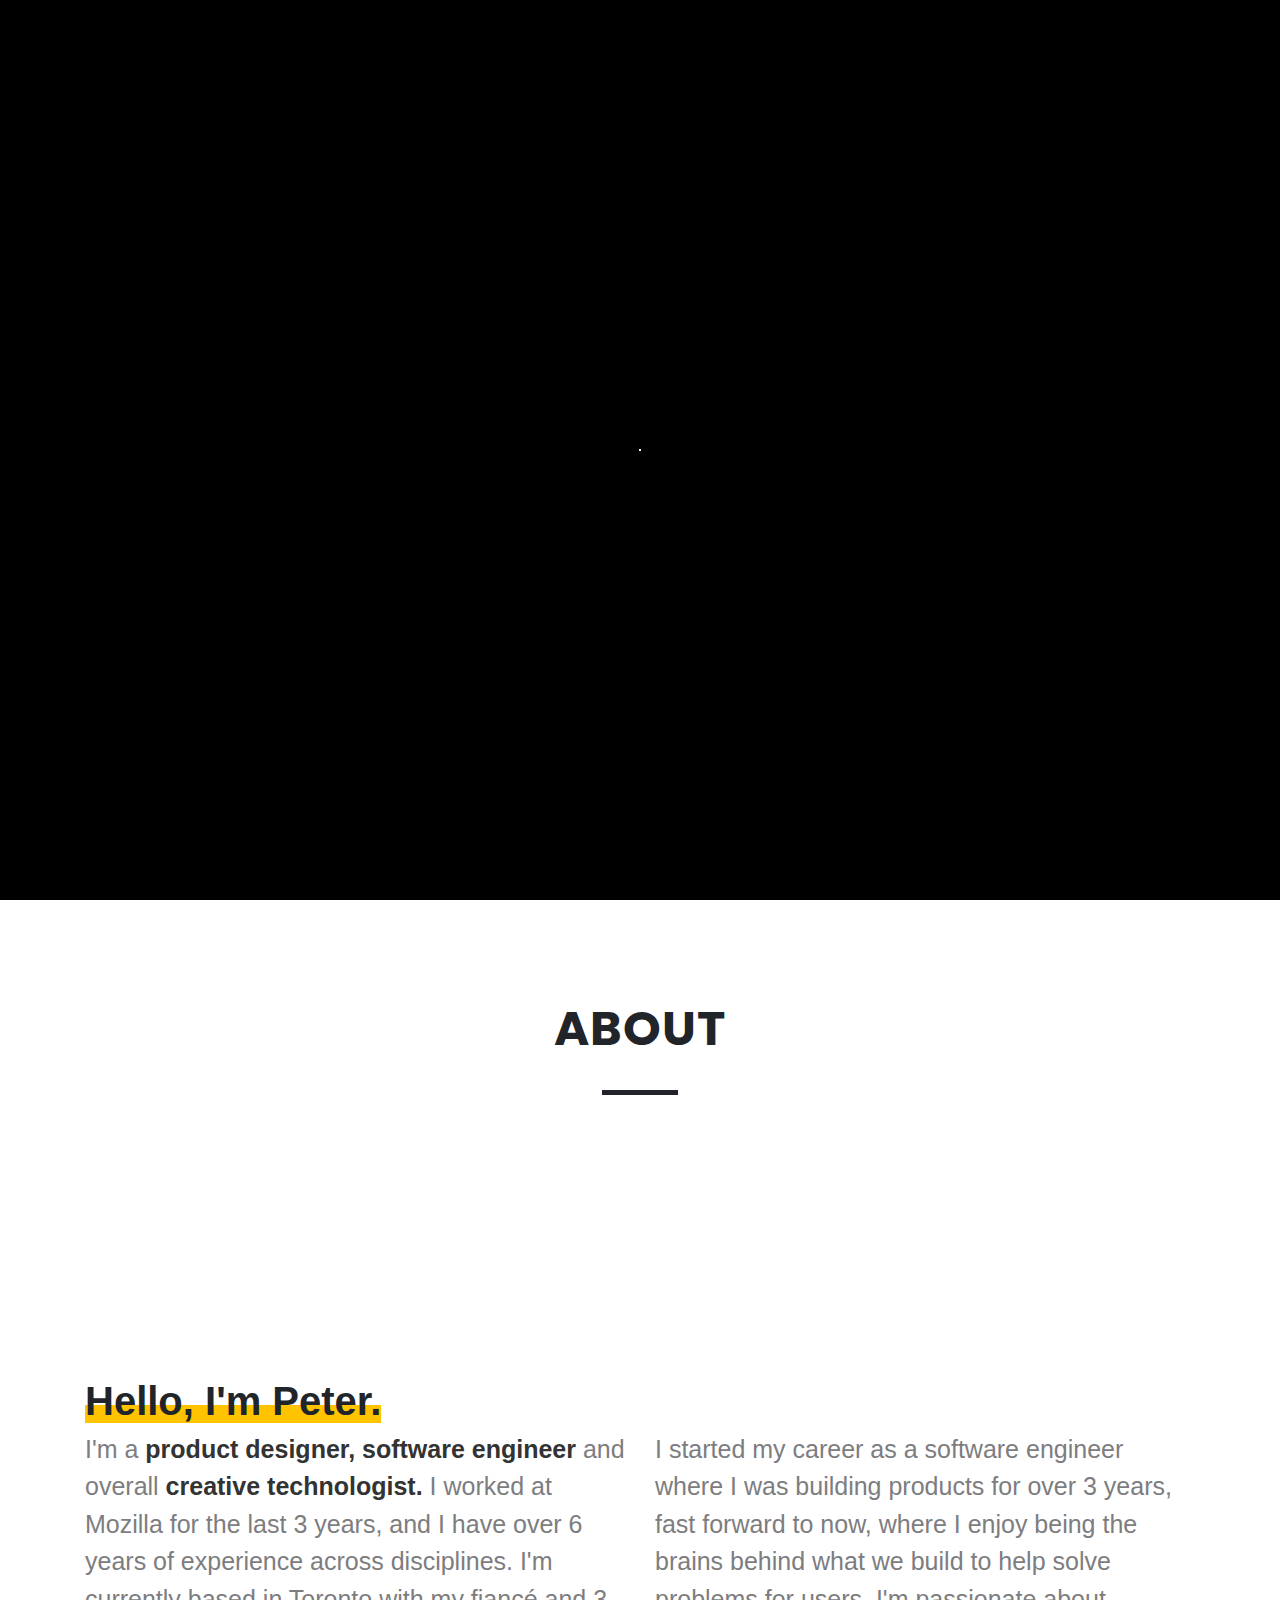
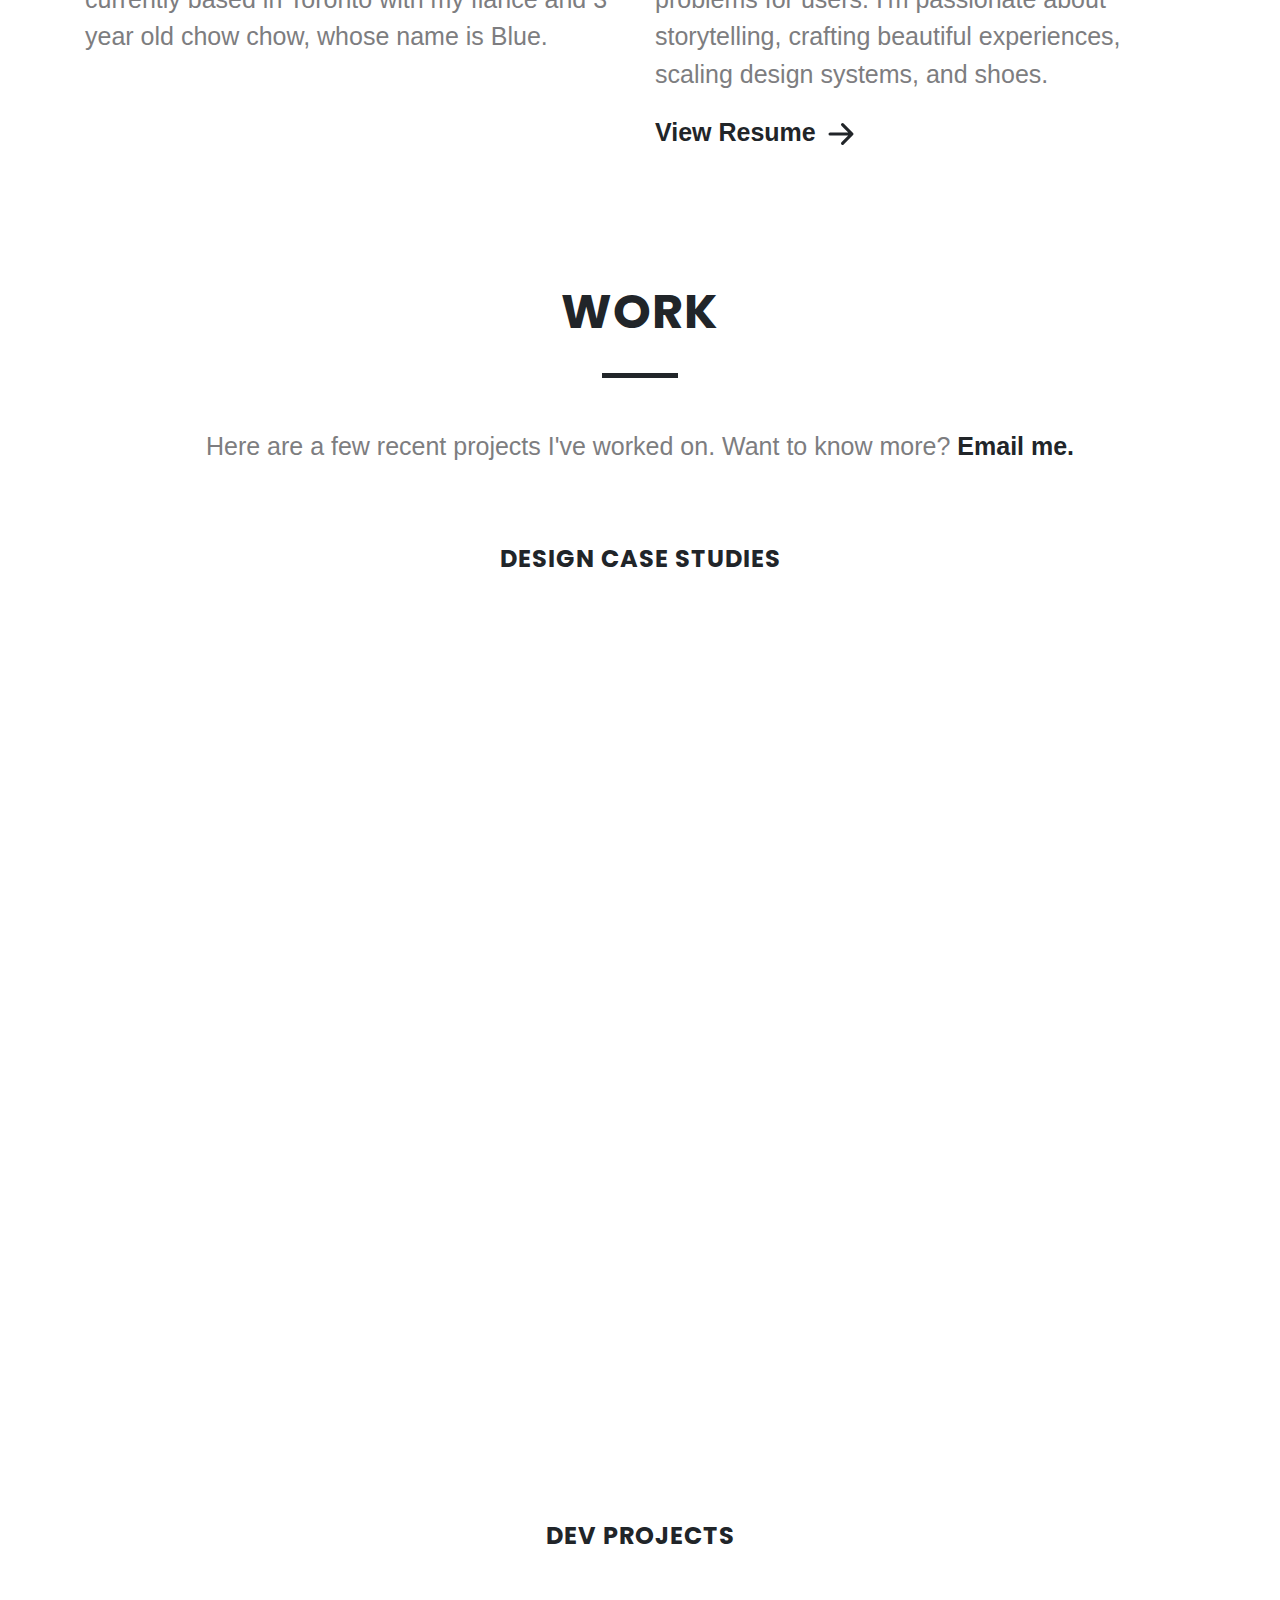
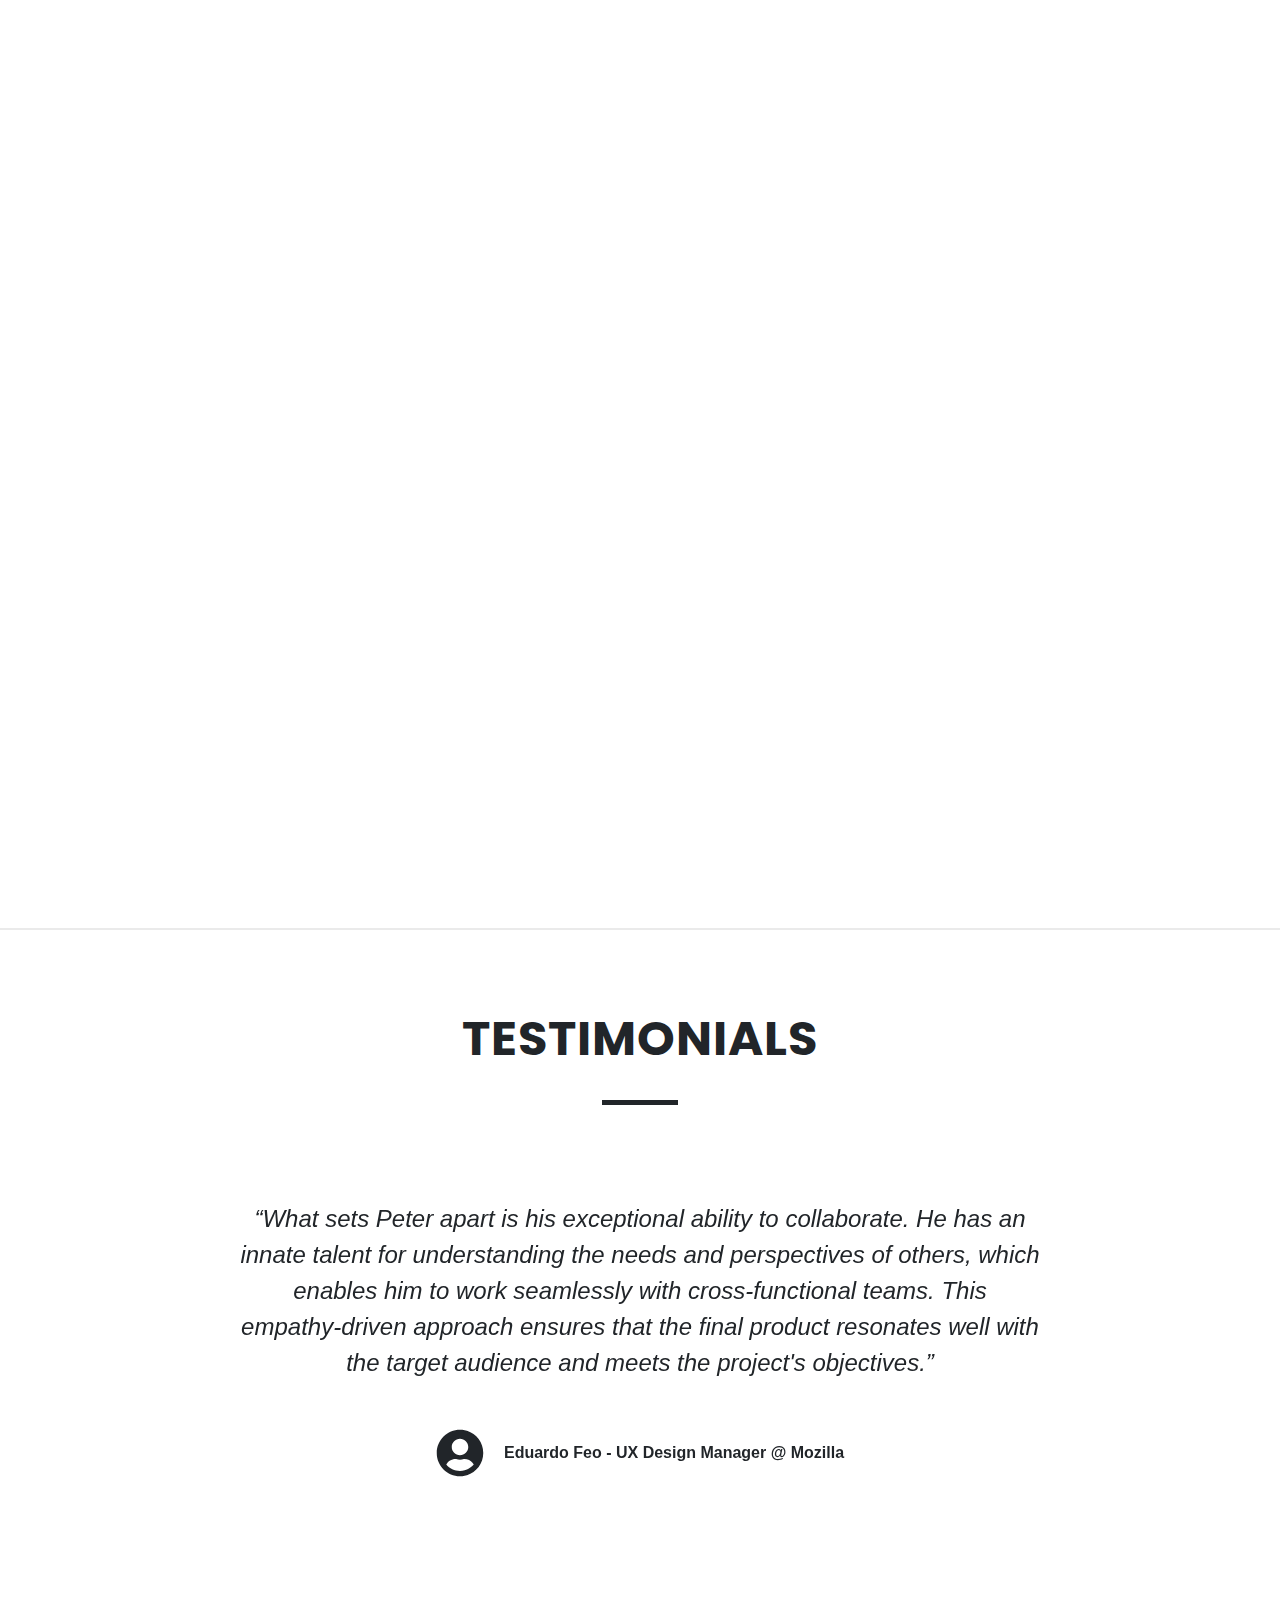
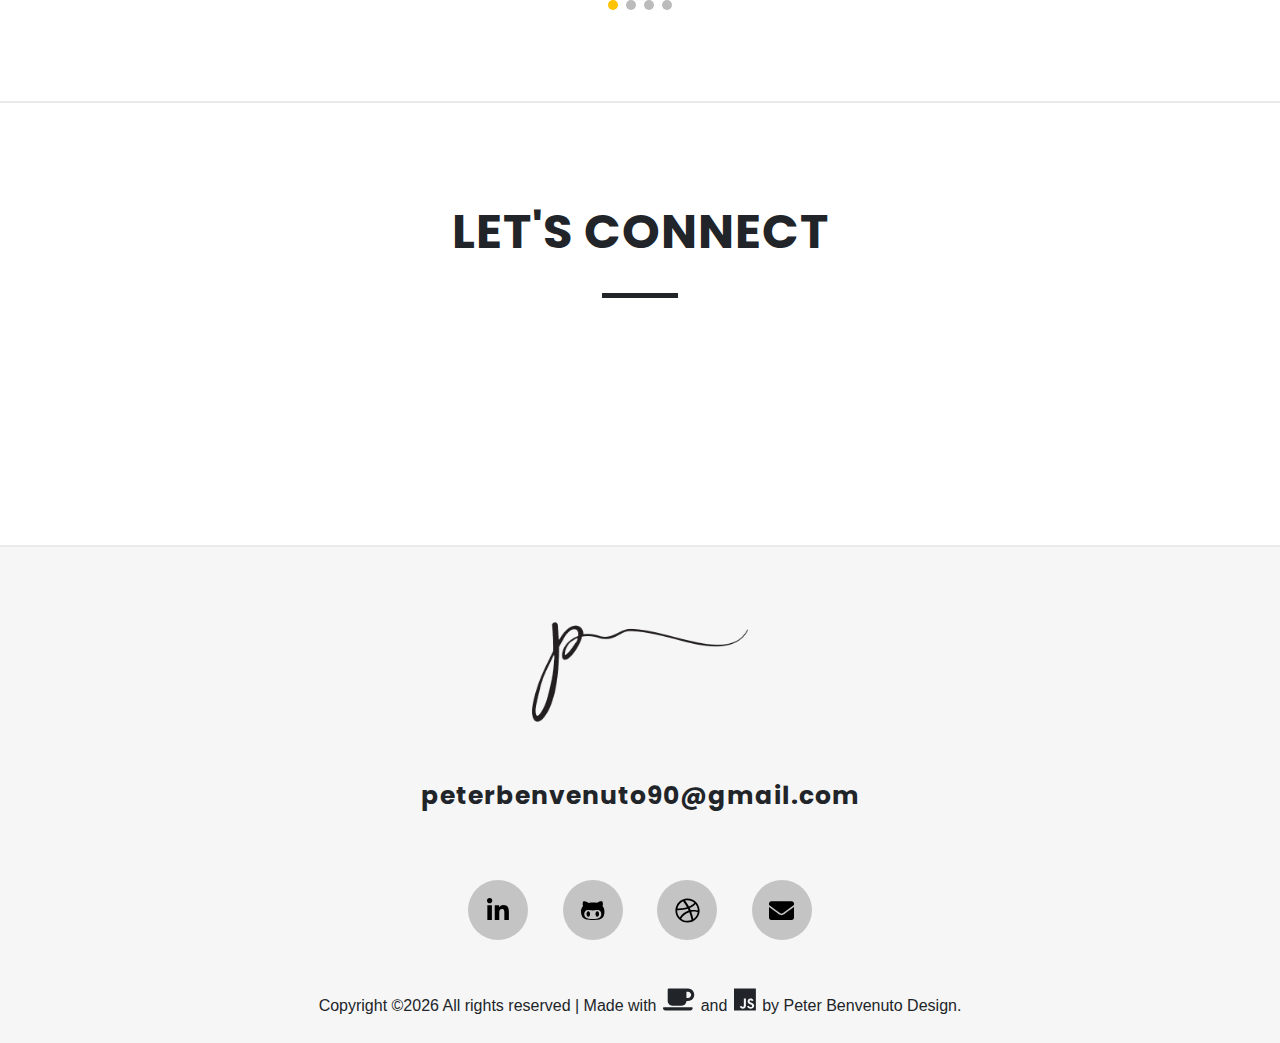
<file: index.html>
<!DOCTYPE html>
<html lang="en">
	<head>
		<meta charset="UTF-8" />
		<meta name="viewport" content="width=device-width, initial-scale=1.0" />
		<title>Peter Benvenuto</title>
		<link rel="shortcut icon" type="image/png" href="/assets/images/icon-logo.png">
		<link rel="stylesheet" type="text/css" href="/assets/css/index.css" />
		<link rel="stylesheet" type="text/css" href="/assets/css/normalize.css" />
		<link rel="stylesheet" href="/assets/css/animate.min.css" />
		<link rel="stylesheet" href="/assets/css/bootstrap.min.css" />
		<link rel="stylesheet" href="/assets/css/aos.css" />
		<link rel="stylesheet" href="/assets/css/slick.css" />
		<link rel="stylesheet" href="/assets/css/owl.carousel.min.css" />
		<link rel="stylesheet" href="/assets/css/jquery.fancybox.min.css">
		<link href="https://fonts.googleapis.com/css?family=Poppins:300,400,700,900" rel="stylesheet">
		<link href="/assets/css/all.min.css">
	</head>
	<body>

		<div class="site-wrap">
			<header>
				<div
					class="wow fadeInRight"
					data-wow-duration="1s"
					data-wow-delay="2s"
					id="menu"
				>
					<div id="menu-bar" onclick="menuOnClick()">
						<div id="bar1" class="bar"></div>
						<div id="bar2" class="bar"></div>
						<div id="bar3" class="bar"></div>
					</div>
					<nav class="nav" id="nav">
						<ul id="menu-items" class="hidden">
							<li><a class="is-active" href="#main">HOME</a></li>
							<li><a href="#about-section">ABOUT</a></li>
							<li><a href="#work-section">WORK</a></li>
							<li><a href="#testimonials-section">TESTIMONIALS</a></li>
							<li><a href="#contact-section">CONTACT</a></li>
							<li>
								<div class="switch">
									<span class="btn-toggle"></span>
								</div>
							</li>
						</ul>
					</nav>
				</div>

				<div class="menu-bg" id="menu-bg"></div>
				<div class="flex" id="main">
				</div>
				<img
					class="wow fadeInLeft me2"
					data-wow-duration="1s"
					data-wow-delay="2s"
					src="./assets/images/Peter3-min.png"
					alt="portrait"
				/>
			</header>

			<section id="about-section" class="about">
				<h2 class="section-title upper">About</h2>
				<p class="underline">.</p>
				<span class="underline"></span>

				<div class="container">
					<div class="flexbox">
						<div class="icons" data-aos-duration="1000" data-aos-offset="100" data-aos="zoom-in">
							<img src="/assets/images/product-design.svg" alt="design icon" />
							<p class="icon-text">Product Design</p>
						</div>
						<div class="icons" data-aos-duration="1000" data-aos-offset="200" data-aos="zoom-in">
							<img src="/assets/images/user-experience.svg" alt="ux icon" />
							<p class="icon-text">UI Design</p>
						</div>
						<div class="icons" data-aos-duration="1000" data-aos-offset="300" data-aos="zoom-in">
							<img src="/assets/images/prototyping.svg" alt="proto icon" />
							<p class="icon-text">Prototyping</p>
						</div>
						<div class="icons" data-aos-duration="1000" data-aos-offset="400" data-aos="zoom-in">
							<img src="/assets/images/development.svg" alt="dev icon" />
							<p class="icon-text">Development</p>
						</div>
					</div>
				</div>

				<a href="#main" id="scroll" style="display: none;"><span></span></a>

				<div class="container">
					<div class="row">
						<div class="col-lg-6 col-md-12">
							<p class="intro-text"><span class="diff-text">Hello, I'm Peter.</span></br> I'm a <span class="bold">product designer, software engineer</span> and overall <span class="bold">creative technologist.</span> I worked at Mozilla for the last 3 years, and I have over 6 years of experience across disciplines. I'm currently based
								in Toronto with my fiancé and 3 year old chow chow, whose name is Blue.</p>
						</div> 
						<div class="col-lg-6 col-md-12">
								<p class="intro-text2">I started my career as a software engineer where I was building products for over 3 years, fast forward to now, where I enjoy being the brains behind what we build to help solve problems for users. I'm passionate about storytelling, crafting beautiful experiences, scaling design systems, and shoes. 
								</p>

								<a class="text-btn" href="/assets/images/Peter_Benvenuto-Resume.pdf" target="_blank">View Resume<svg width="2em" height="2em" viewBox="0 0 16 16" class="bi bi-arrow-right-short" fill="currentColor" xmlns="http://www.w3.org/2000/svg">
									<path fill-rule="evenodd" d="M4 8a.5.5 0 0 1 .5-.5h5.793L8.146 5.354a.5.5 0 1 1 .708-.708l3 3a.5.5 0 0 1 0 .708l-3 3a.5.5 0 0 1-.708-.708L10.293 8.5H4.5A.5.5 0 0 1 4 8z"/>
									</svg>
								</a>
							<br/><br/>
						</div>
					</div>
				</div>
			</section>

			<section id="work-section" class="work">
				<h2 class="section-title upper">Work</h2>
				<p class="underline">.</p>
				<p class="sub-header">Here are a few recent projects I've worked on. Want to know more? <a class="text-btn" href="mailto:peterbenvenuto90@gmail.com" target="_top">Email me.</a></p>
				
				<div>
					<h4 class="work-sub">DESIGN CASE STUDIES</h4>
				</div>
				<div class="container">
					<div class="row">

						<div class="col-lg-6 col-md-6 col-sm-12" data-aos="fade-right" data-aos-offset="100">
							<div class="boxy">
								<img src="/assets/images/moz-teaser-2-min.png">
								<div class="box-content">
									<h3 class="name">Mozilla VPN</h3>
									<span class="post">Case Study: Improving the Conversion Funnel</span>
									<div class="grid-container">				
										<div class="grid-child">
										<a href="mozilla-conversion-funnel.html" class="solidReveal"><span>Learn More </span></a>
										</div>
									</div>		
								</div>
							</div>
						</div>

						<div class="col-lg-6 col-md-6 col-sm-12" data-aos="fade-left" data-aos-offset="100">
							<div class="boxy">
								<img src="/assets/images/moz-teaser-1-min.png">
								<div class="box-content">
									<h3 class="name">Mozilla VPN</h3>
									<span class="post">Case Study: Making Server Selection Easy</span>
									<div class="grid-container">				
										<div class="grid-child">
										<a href="mozilla-server-selection.html" class="solidReveal"><span>Learn More </span></a>
										</div>
									</div>		
								</div>
							</div>
						</div>
						
					</div>

					<div class="row">
						<div class="col-lg-6 col-md-6 col-sm-12" data-aos="fade-right" data-aos-offset="100">
							<div class="boxy">
								<img src="/assets/images/moz-teaser-3-min.png">
								<div class="box-content">
									<h3 class="name">Mozilla</h3>
									<span class="post">Case Study: Nebula Design System</span>
									<div class="grid-container">				
										<div class="grid-child">
										<a href="nebula.html" class="solidReveal"><span>Learn More </span></a>
										</div>
									</div>		
								</div>
							</div>
						</div>
					</div>

				</div>

				<div>
					<h4 class="work-sub upper">Dev Projects</h4>
				</div>
				<div class="container">
					<div class="row">
						<div class="col-lg-6 col-md-6 col-sm-12" data-aos="fade-right" data-aos-offset="100">
							<div class="boxy">
								<img src="/assets/images/apart-mockup.png" alt="mockup">
								<div class="box-content">
									<h3 class="name">Apart Inc.</h3>
									<span class="post">Designed and developed a content marketing website for a client</span>
									<div class="grid-container">									
										<div class="grid-child">
										<a href="https://apart.netlify.app/" target="_blank" class="solidReveal"><span>Live Site </span></a>
										</div>
									</div>
								</div>
							</div>
						</div>
						<div class="col-lg-6 col-md-6 col-sm-12" data-aos="fade-left" data-aos-offset="100">
							<div class="boxy">
								<img src="/assets/images/sweet-demesa.png" alt="mockup">
								<div class="box-content">
									<h3 class="name">Sweet De Mesa</h3>
									<span class="post">Designed and developed a small business website for a client</span>
									<div class="grid-container">				
										<div class="grid-child">
										<a href="https://www.sweetdemesa.com/" target="_blank" class="solidReveal"><span>Live Site </span></a>
										</div>
									</div>								
								</div>
							</div>
						</div>
						<div class="col-lg-6 col-md-6 col-sm-12" data-aos="fade-right" data-aos-offset="200">
							<div class="boxy">
								<img src="/assets/images/joey-portfolio-min.png" alt="mockup">
								<div class="box-content">
									<h3 class="name">Portfolio Site</h3>
									<span class="post">Designed and developed a portfolio website for a client</span>
									<div class="grid-container">				
										<div class="grid-child">
										<a href="https://joseppbenvenuto.netlify.app/" target="_blank" class="solidReveal"><span>Live Site </span></a>
										</div>
									</div>								
								</div>
							</div>
						</div>
					</div>
				</div>

			</section>

			<section id="testimonials-section" class="testimonials" class="parallax-window" data-parallax="scroll" data-image-src="assets/images/marble.png">
				<h2 class="section-title upper">Testimonials</h2>
				<p class="underline">.</p>
				<div class="container">
				<div class="slide-one-item home-slider owl-carousel">
					<div>
						<div class="testimonial">
						
						<blockquote class="mb-5">
							<p>&ldquo;What sets Peter apart is his exceptional ability to collaborate. He has an innate talent for understanding the needs and perspectives of others, which enables him to work seamlessly with cross-functional teams. This empathy-driven approach ensures that the final product resonates well with the target audience and meets the project's objectives.&rdquo;</p>
						</blockquote>
			
						<figure class="mb-4 d-flex align-items-center justify-content-center">
							<div>
								<i class="fas fa-user-circle"></i>
							</div>
							<p class="person">Eduardo Feo - UX Design Manager @ Mozilla</p>
						</figure>
						</div>
					</div>
					<div>
						<div class="testimonial">
			
						<blockquote class="mb-5">
							<p>&ldquo;Peter initiated and led development of Nebula, a style guide that started with the VPN client and grew to include other major Mozilla products. Our team is highly distributed and this style guide accelerated front-end engineering by consolidating design assets and documentation into a single place.&rdquo;</p>
						</blockquote>
						<figure class="mb-4 d-flex align-items-center justify-content-center">
							<div>
								<i class="fas fa-user-circle"></i>
							</div>
							<p class="person">Lesley Norton - Tech Lead @ Mozilla</p>
						</figure>
						
						</div>
					</div>
			
					<div>
						<div class="testimonial">
			
						<blockquote class="mb-5">
							<p>&ldquo;I can speak first hand to Peter's talent and his positive contributions to any organization he is part of. He is a highly skilled designer helping simplify the complex for customers in easy to use and intuitive designs.&rdquo;</p>
						</blockquote>
						<figure class="mb-4 d-flex align-items-center justify-content-center">
							<div>
								<i class="fas fa-user-circle"></i>
							</div>
							<p class="person">Sally Richardson - Director of PM @ Mozilla</p>
						</figure>
			
						
						</div>
					</div>
			
					<div>
						<div class="testimonial">
			
						<blockquote class="mb-5">
							<p>&ldquo;I had the privilege to work with and manage Peter for three years. Peter is a full stack powerhouse designer and extremely collaborative leader. Peter consistently demonstrated strong initiative and accountability for anything he touched. He is an expert at strategic problem-solving and user-centered systems thinking. He always grounded conversations with user data and insights and has a deep passion for inclusion and accessibility in all of his work.&rdquo;</p>
						</blockquote>
						<figure class="mb-4 d-flex align-items-center justify-content-center">
							<div>
								<i class="fas fa-user-circle"></i>
							</div>
							<p class="person">Diana Horn - UX Design Manager @ Mozilla</p>
						</figure>
			
						</div>
					</div>
			
					</div>
				
			</section>

			<section id="contact-section" class="contact">
				<h2 class="section-title upper">Let's Connect</h2>
				<p class="underline">.</p>

				<div class="wow fadeInUp" data-wow-duration="1s">
					<a data-fancybox data-src="#hidden-content-2" href="javascript:;" class="modal-btn">Say Hello
						<i class="fas fa-envelope-open-text"></i>
					</a>
				</div>
				
				<div style="display: none;" id="hidden-content-2">
					<div class="container">
						<div class="row">
							<div class="col-md-12 col-md-offset-2 m-auto">
								<h2 class="form-title">Contact Me</h2>
								<div class="contact-form">
									<form name="contact" method="POST" data-netlify="true">
										<div class="form-row">
										<div class="form-group col-md-6">
											<label for="name">Name</label>
											<input type="name" name="name" class="form-control" id="name" required>
										</div>
										<div class="form-group col-md-6">
											<label for="email">Email</label>
											<input type="email" name="email" class="form-control" id="email" required>
										</div>
										</div>
										<div class="form-group">
										<label for="inputAddress">Subject</label>
										<input type="subject" name="subject" class="form-control" id="subject" placeholder="" required>
										</div>
										<div class="form-group">
											<label for="message">Message</label>
											<textarea class="form-control" name="message" id="message" rows="10" placeholder="Say hi..." required></textarea>
										</div>
										<button class="form-btn" type="submit">
											<svg version="1.1" class="send-icn" xmlns="http://www.w3.org/2000/svg" xmlns:xlink="http://www.w3.org/1999/xlink" x="0px" y="0px" width="100px" height="36px" viewBox="0 0 100 36" enable-background="new 0 0 100 36" xml:space="preserve">
											<path d="M100,0L100,0 M23.8,7.1L100,0L40.9,36l-4.7-7.5L22,34.8l-4-11L0,30.5L16.4,8.7l5.4,15L23,7L23.8,7.1z M16.8,20.4l-1.5-4.3
										l-5.1,6.7L16.8,20.4z M34.4,25.4l-8.1-13.1L25,29.6L34.4,25.4z M35.2,13.2l8.1,13.1L70,9.9L35.2,13.2z" />
											</svg>
										</button>
									</form>
								</div>
							</div>
						</div>
					</div>
				</div>
			</section>

			<footer id="footer-section" class="footer">
				<img class="logo" src="/assets/images/p-logo.png" alt="logo"> </br>
				
				<a class="text-btn foot" href="mailto:peterbenvenuto90@gmail.com" target="_top">peterbenvenuto90@gmail.com</a>
				  <div class="wrap">
					<a href="https://www.linkedin.com/in/peter-benvenuto/" target="_blank" class="hover-fx"><i class="fab fa-linkedin-in"></i></a>
					<a href="https://github.com/PeterBen90" target="_blank" class="hover-fx"><i class="fab fa-github-alt"></i></a>
					<a href="https://dribbble.com/PeterBen90" target="_blank" class="hover-fx"><i class="fab fa-dribbble"></i></a>
					<a href="mailto:peterbenvenuto90@gmail.com" target="_top" class="hover-fx"><i class="fas fa-envelope"></i></a>
				  </div>

				  <div class="copyright">
					Copyright &copy;<script>document.write(new Date().getFullYear());</script> All rights reserved | Made with <i class="fas fa-coffee"></i> and <i class="fab fa-js"></i> by Peter Benvenuto Design.
				  </div>
				  
			</footer>
		</div>
	
	  

		<script src="/assets/js/jquery-1.12.4.min.js"></script>
		<script src="/assets/js/bootstrap.min.js"></script>
		<script src="/assets/js/wow.min.js"></script>
		<script src="/assets/js/aos.js"></script>
		<script src="/assets/js/slick.min.js"></script>
		<script src="/assets/js/owl.carousel.min.js"></script>
		<script src="/assets/js/parallax.min.js"></script>
		<script src="/assets/js/jquery.fancybox.min.js"></script>
		<script src="/assets/js/all.min.js"></script>

		<script type="text/javascript" src="./assets/js/index.js"></script>
		<script>
			new WOW().init();
		</script>
	</body>
</html>
</file>
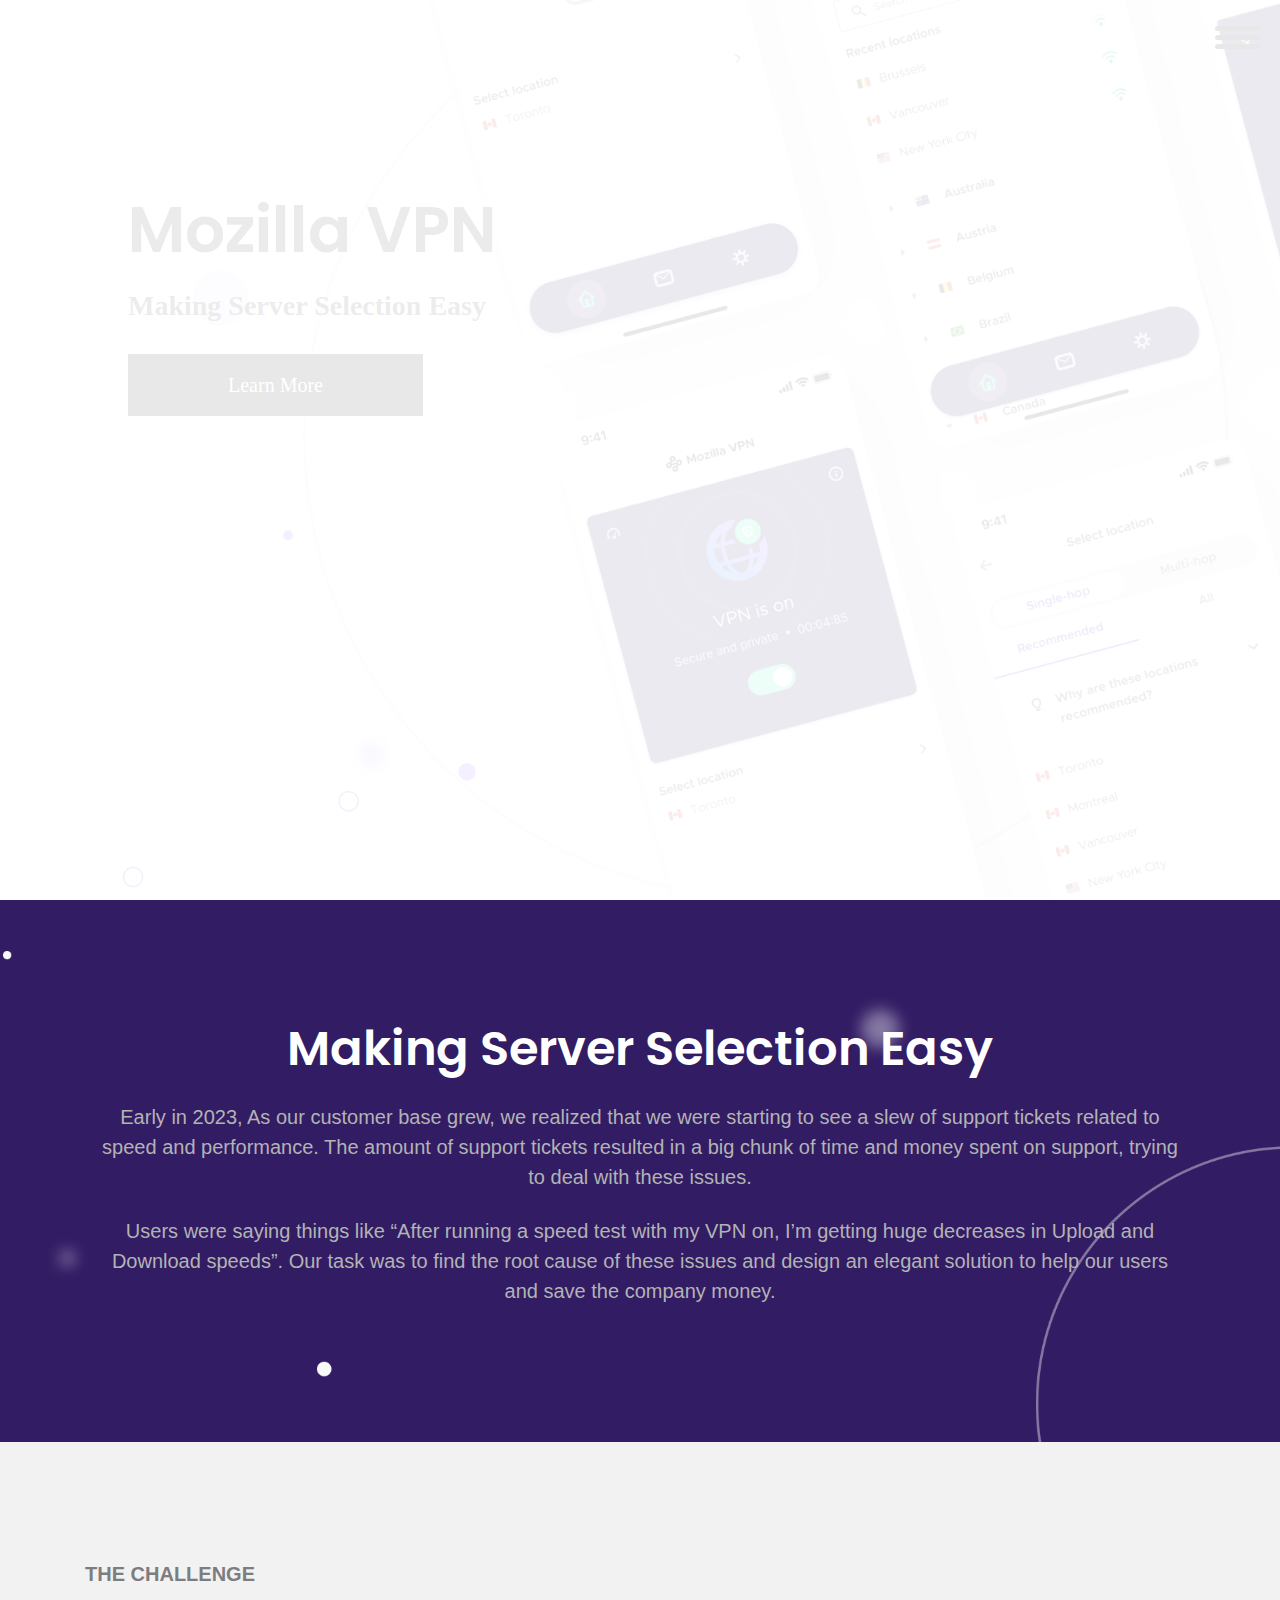
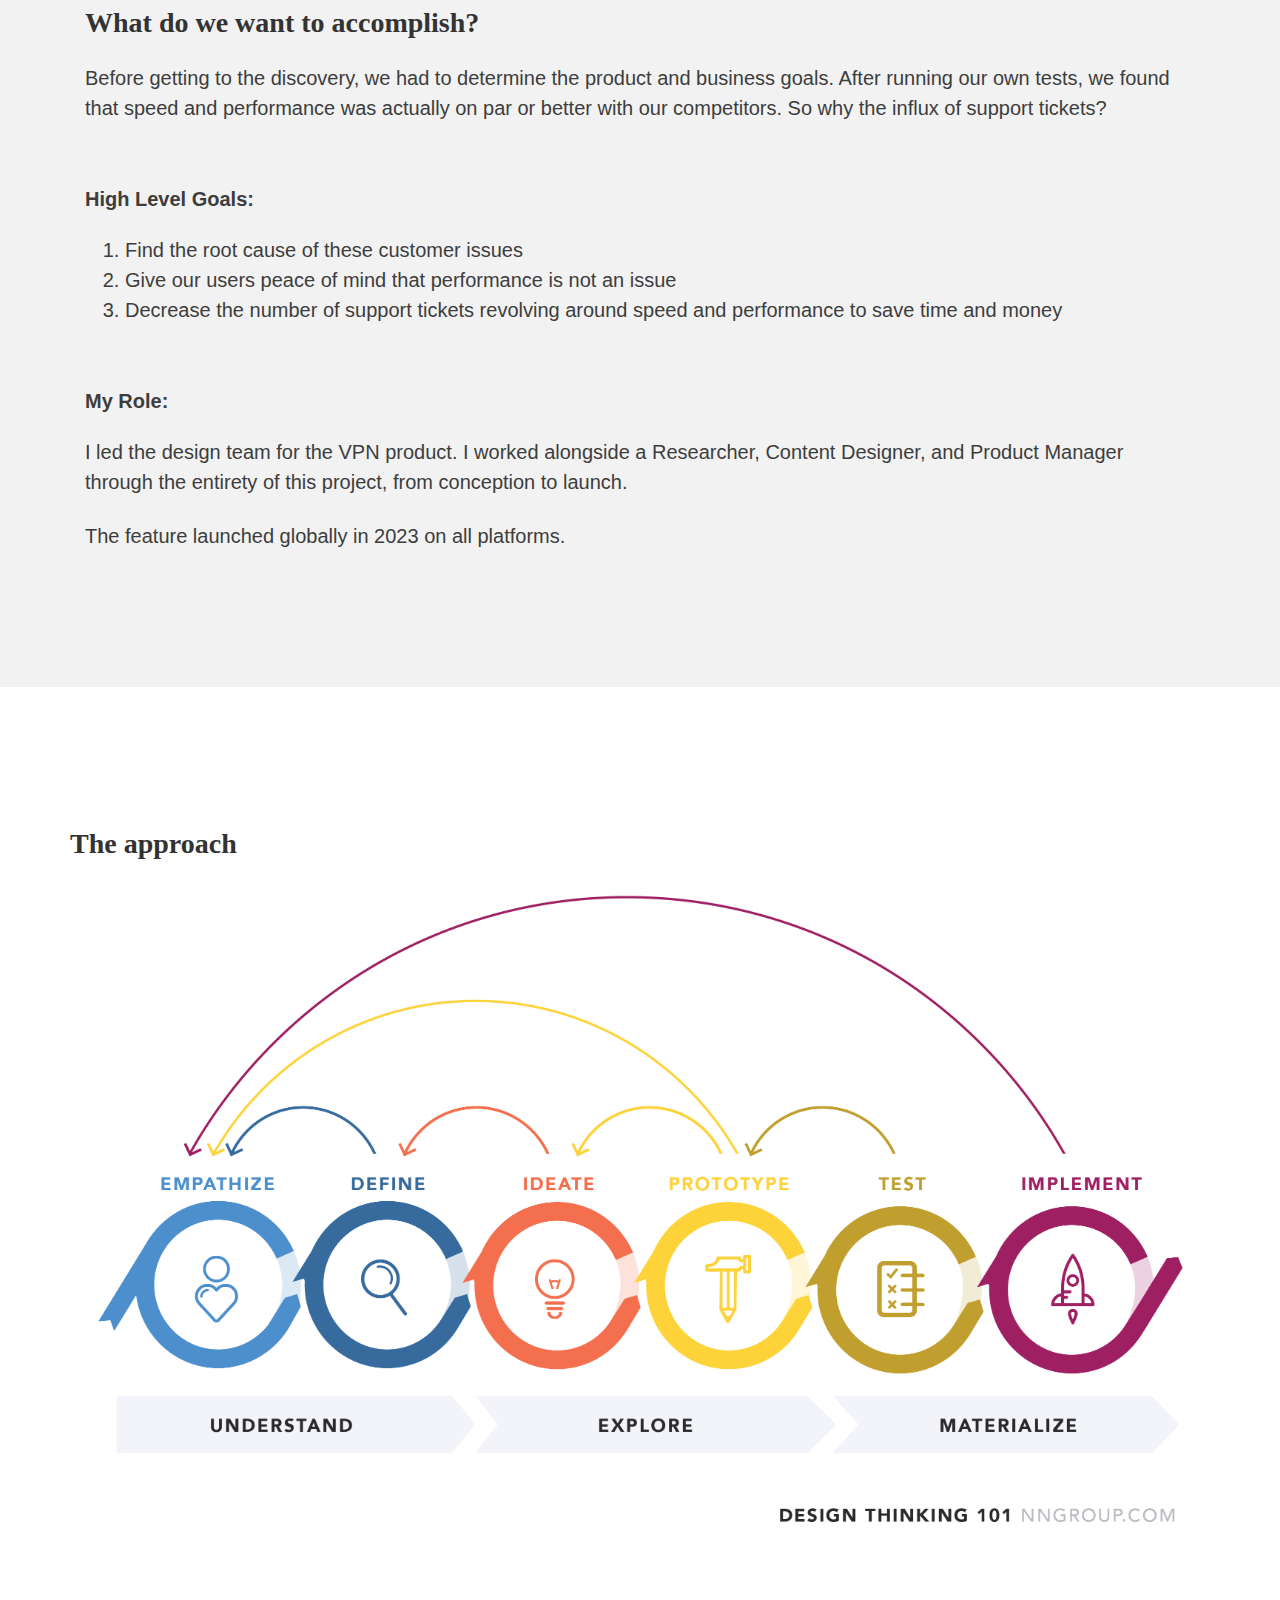
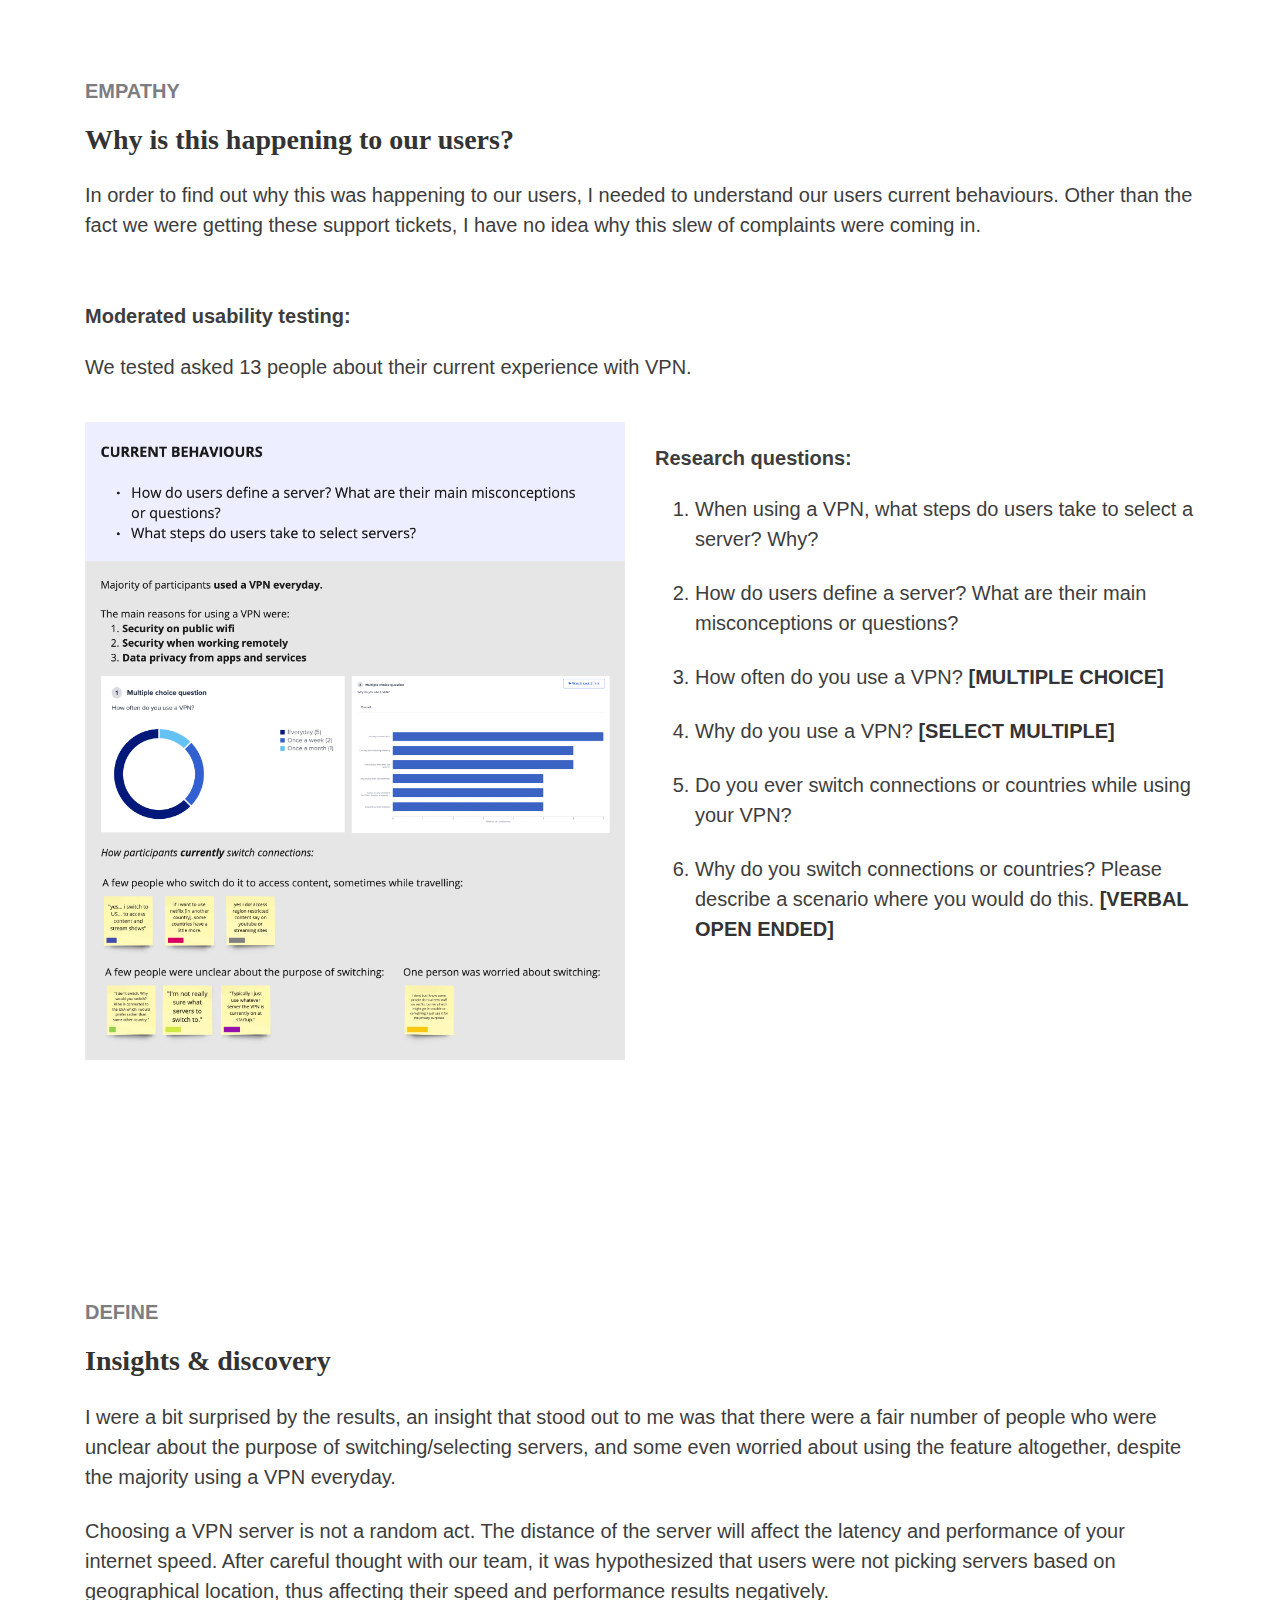
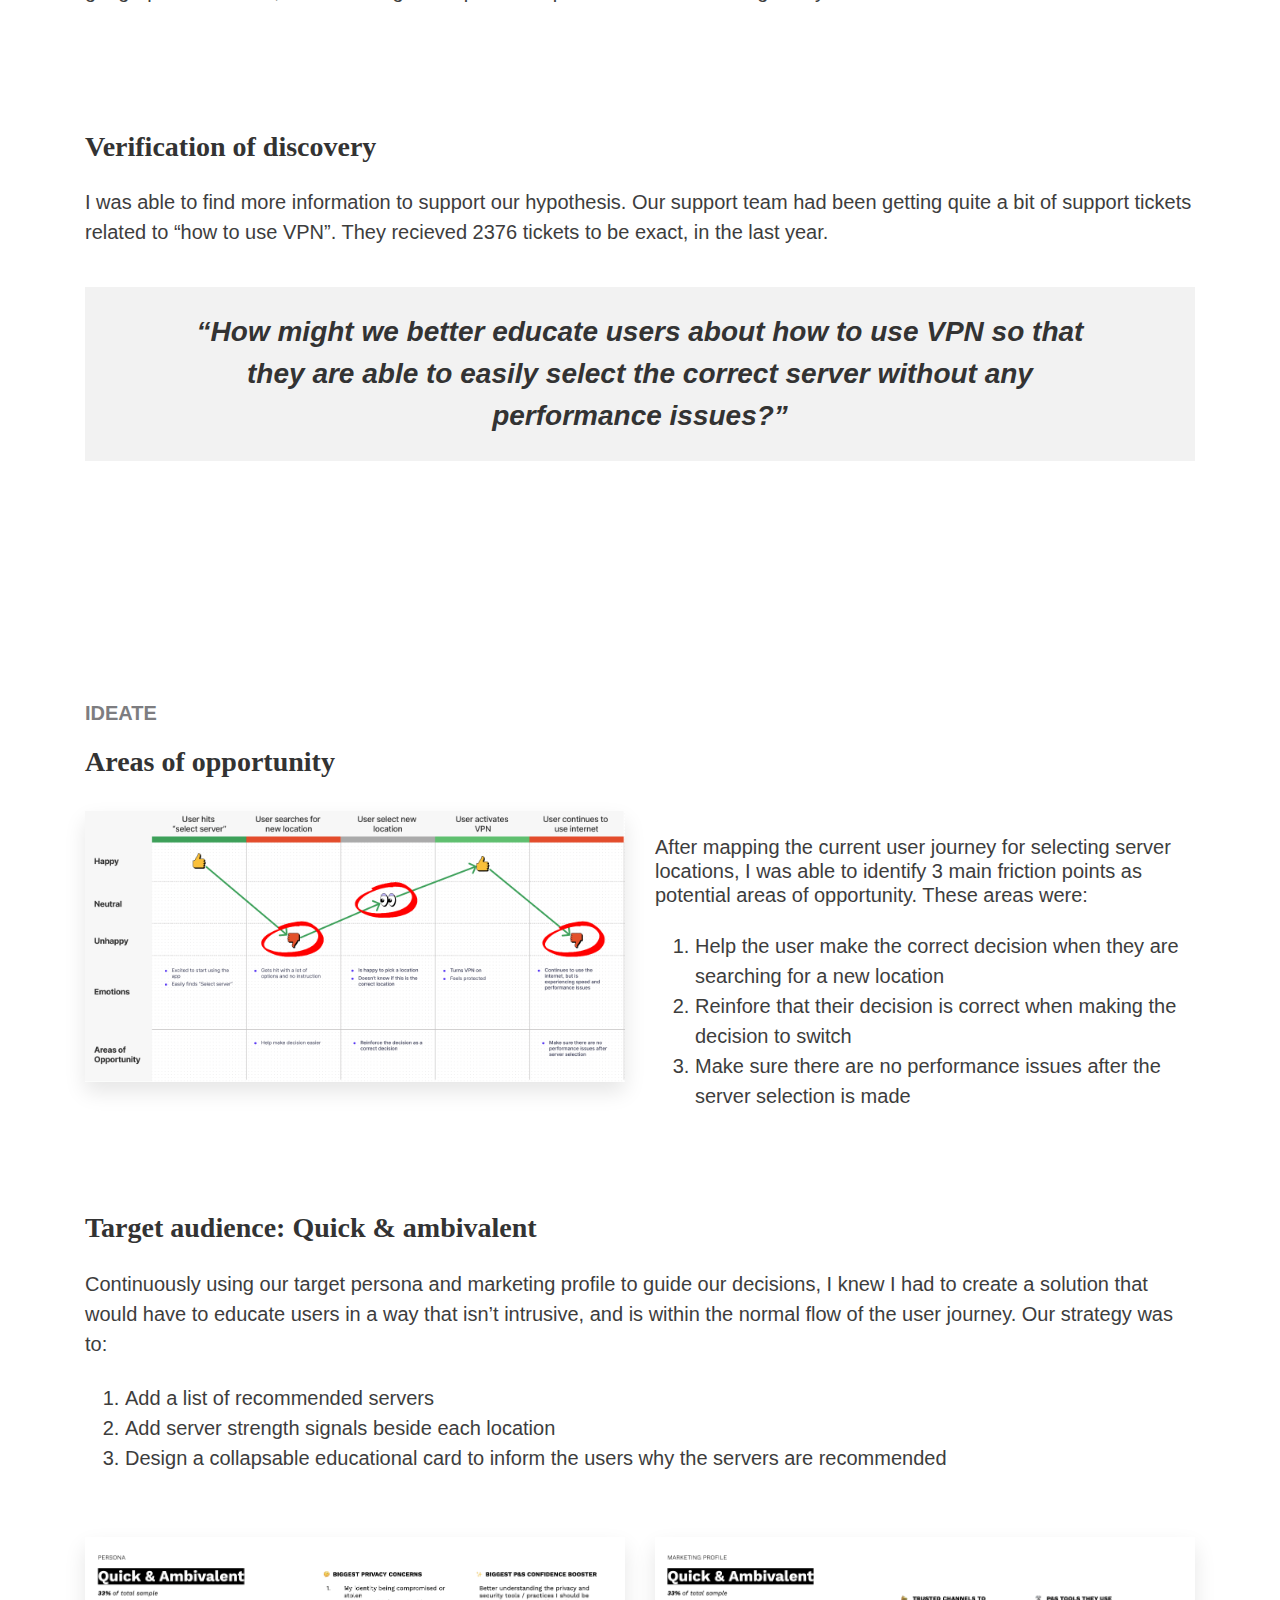
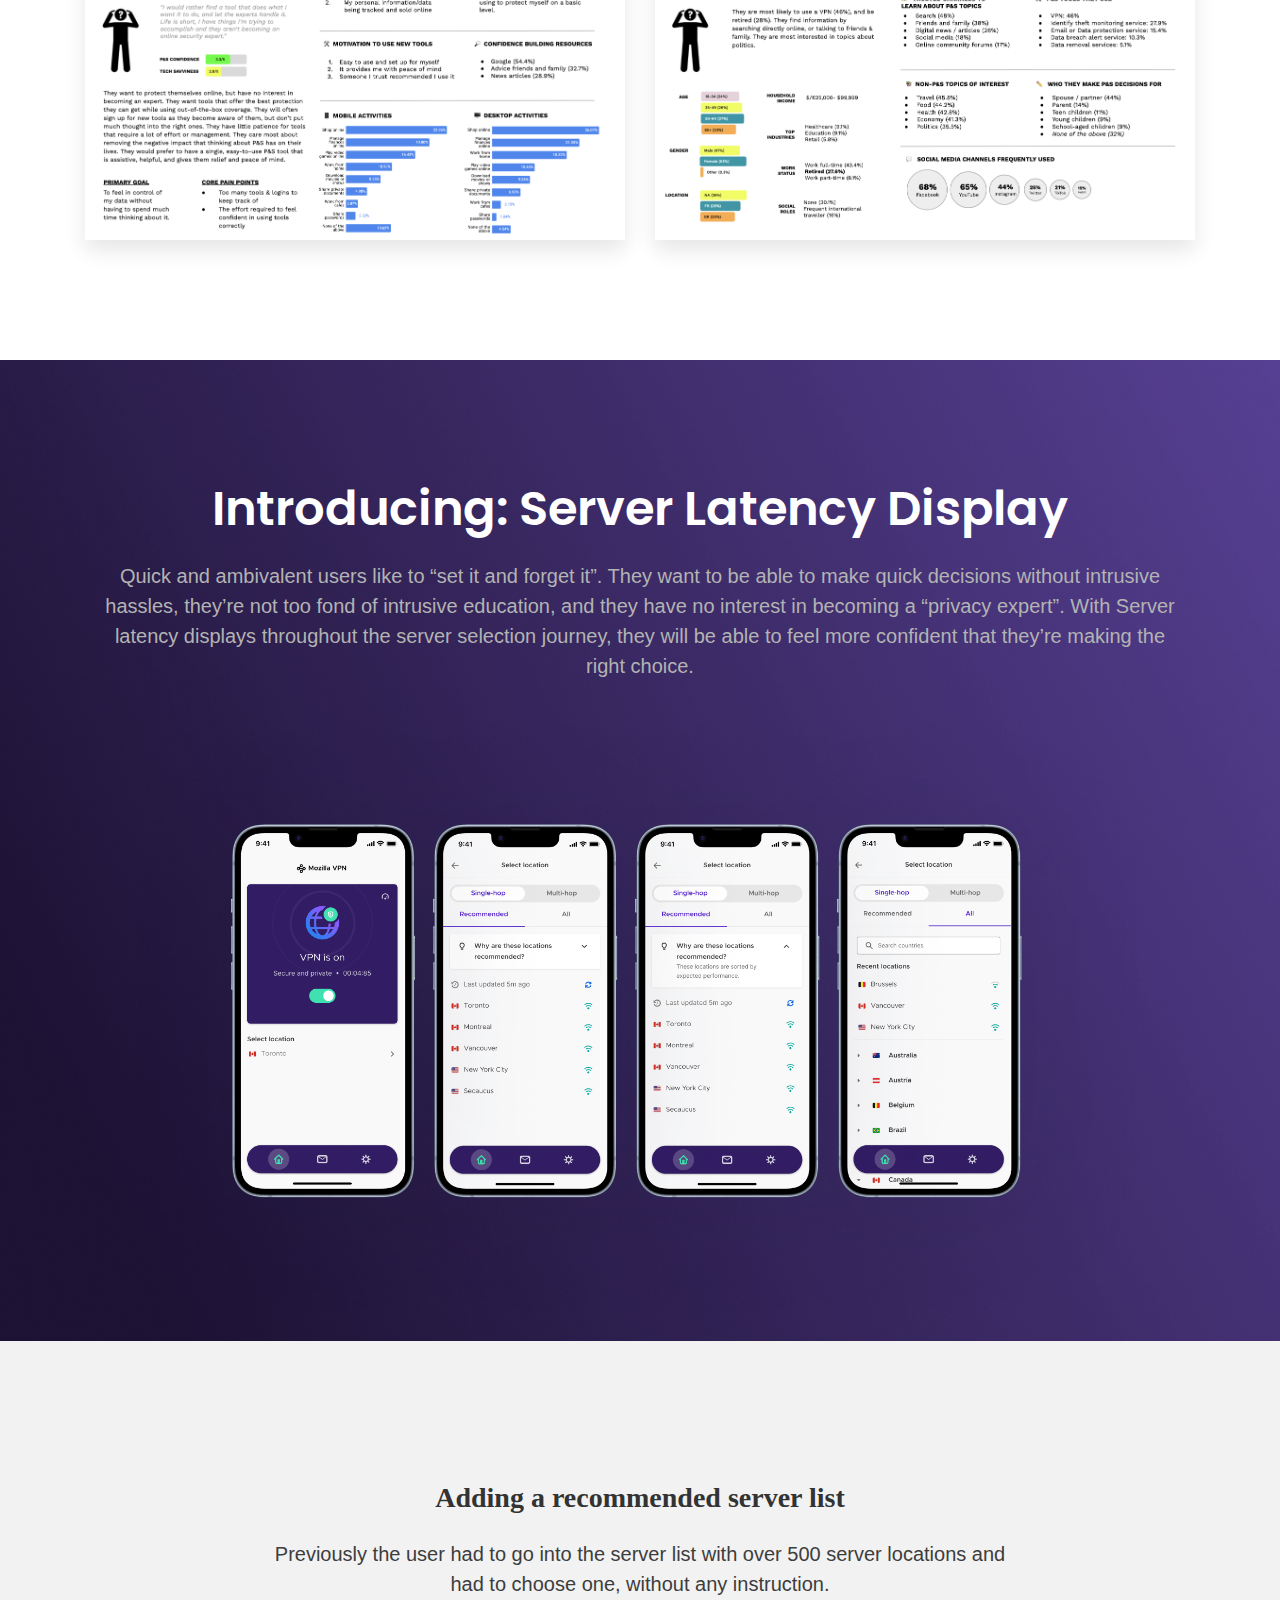
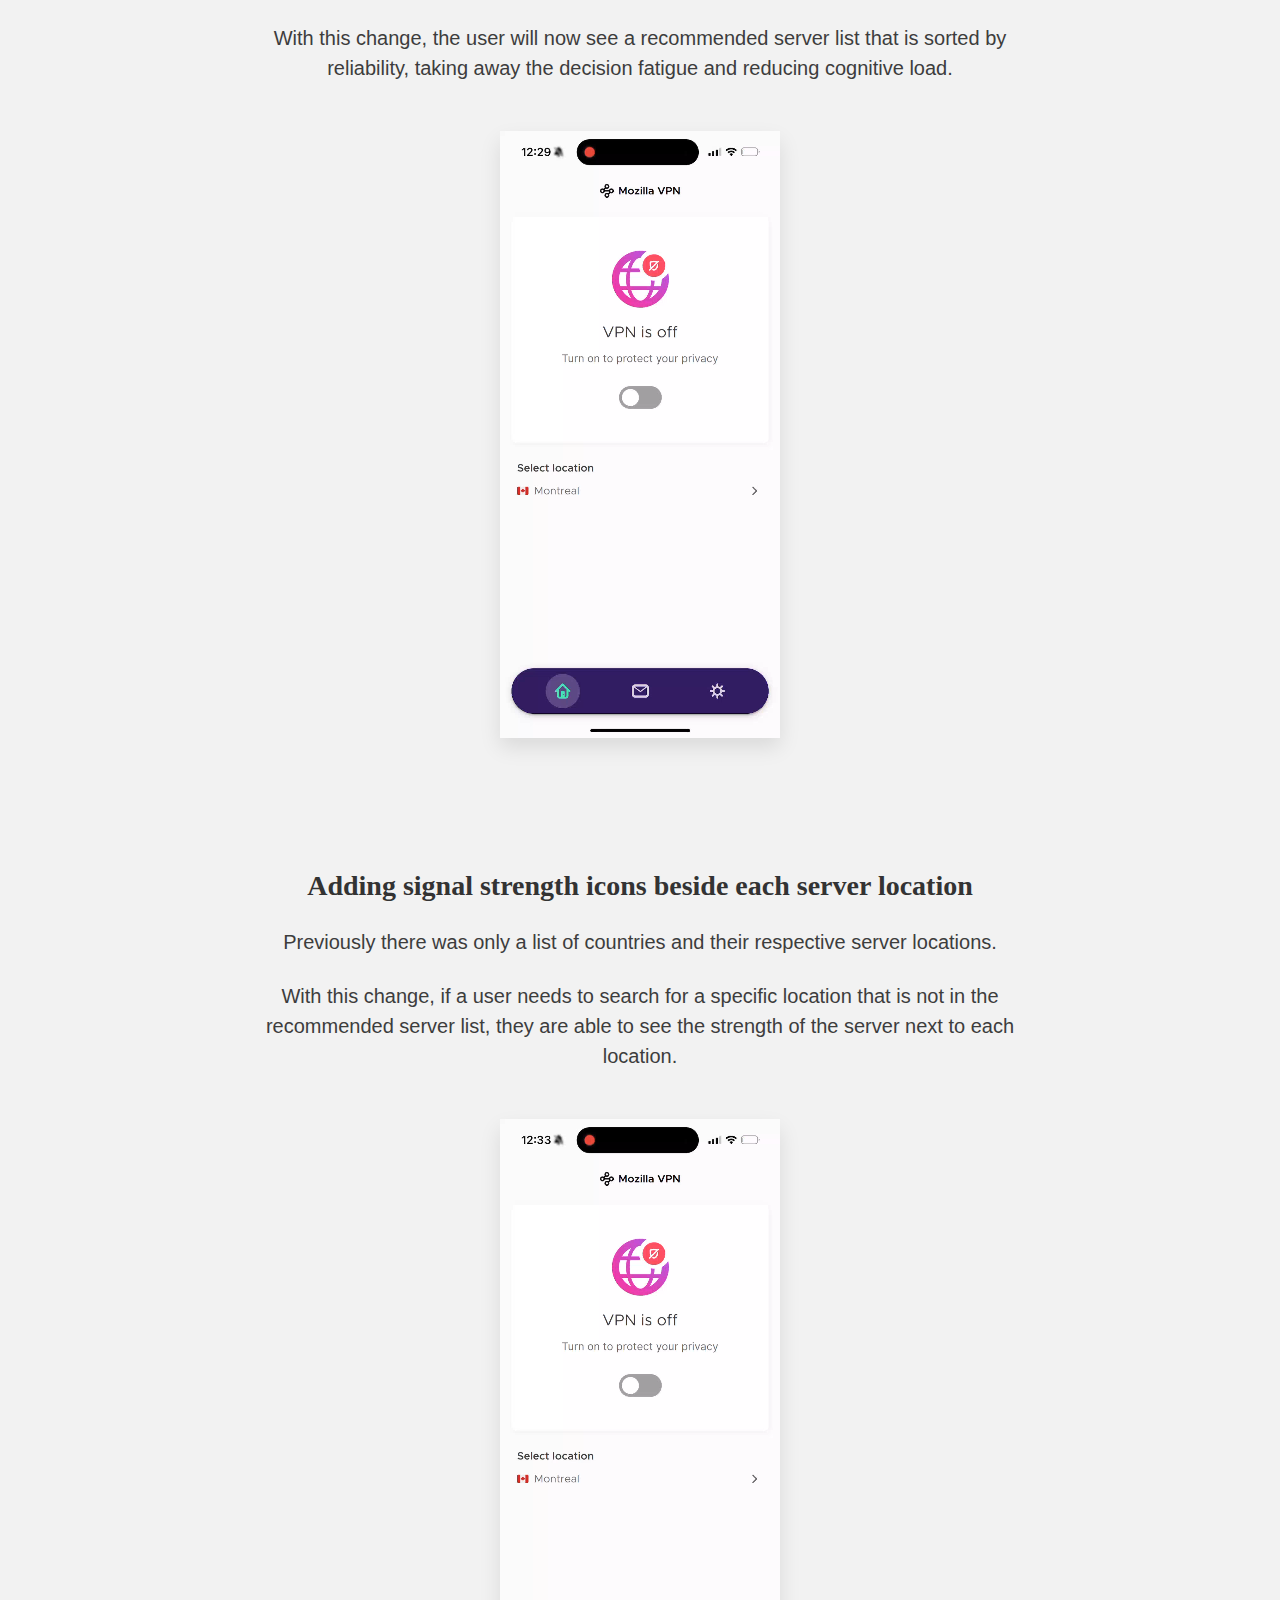
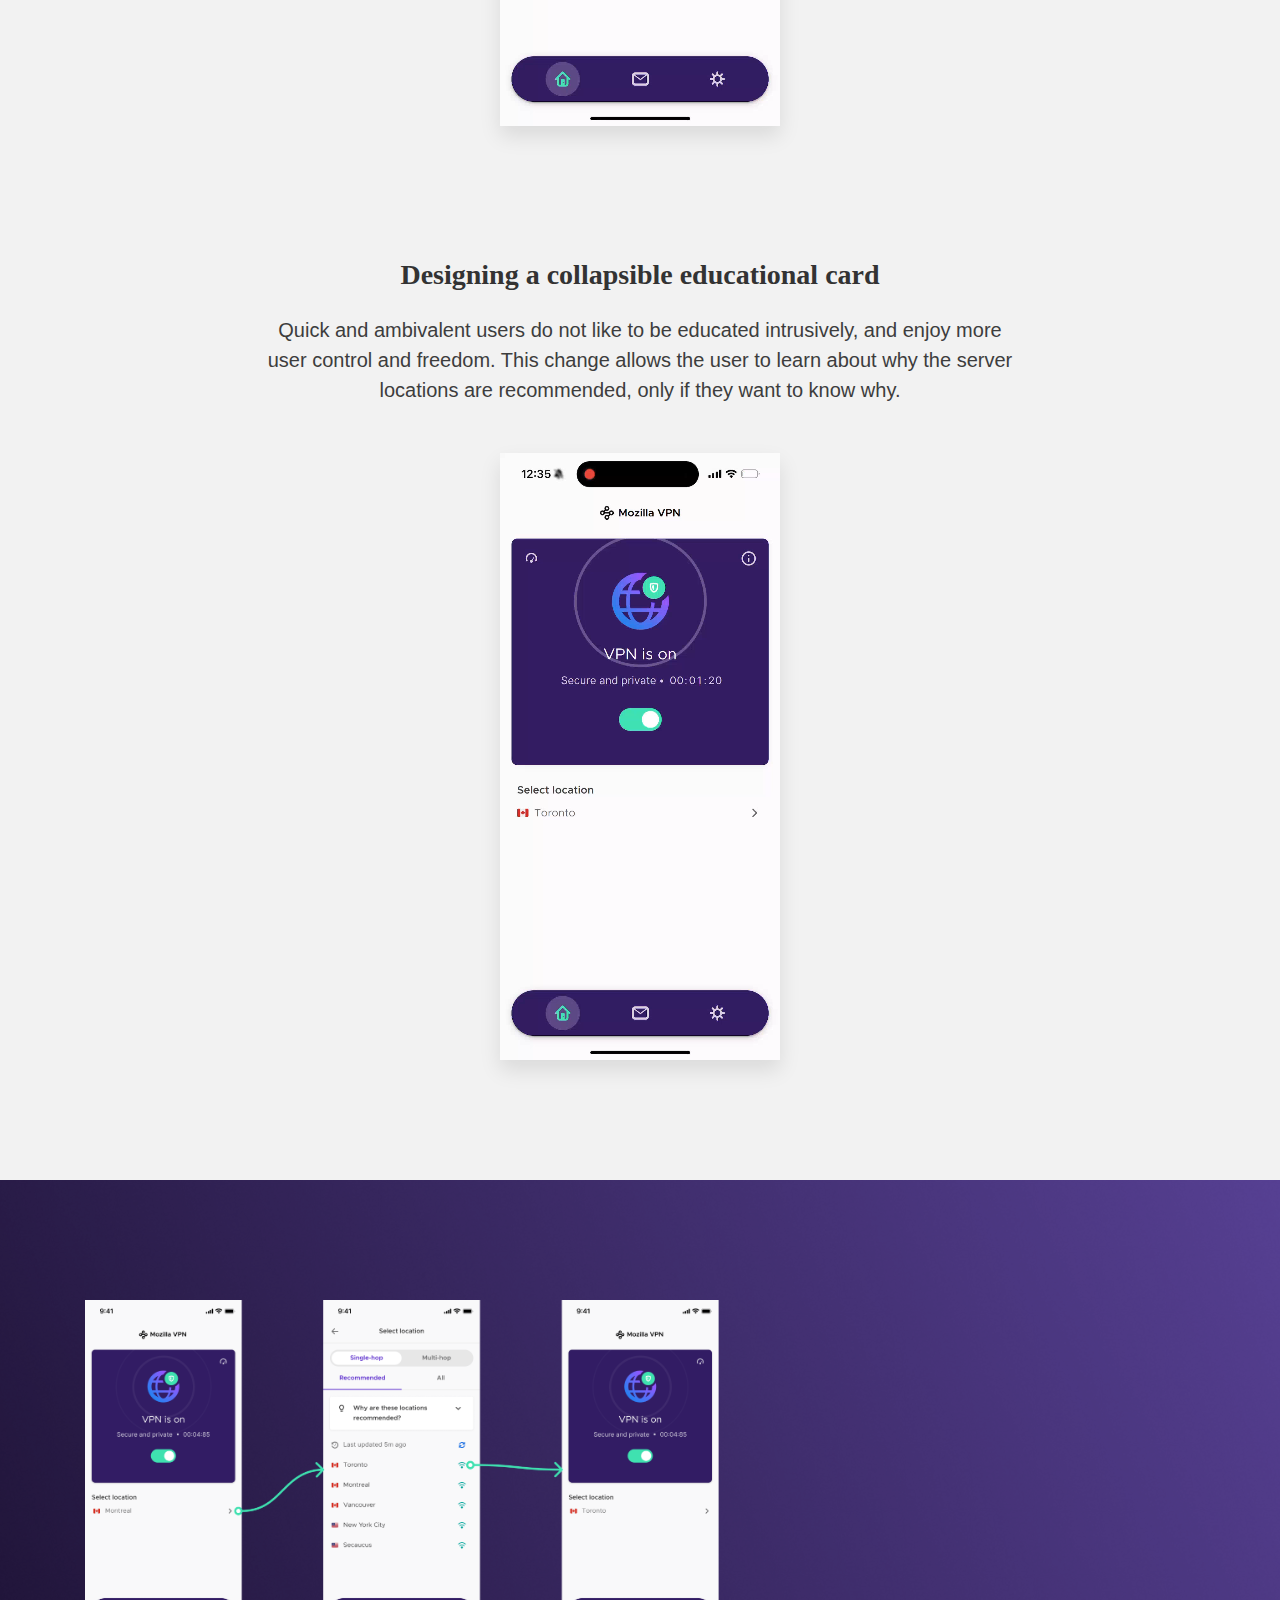
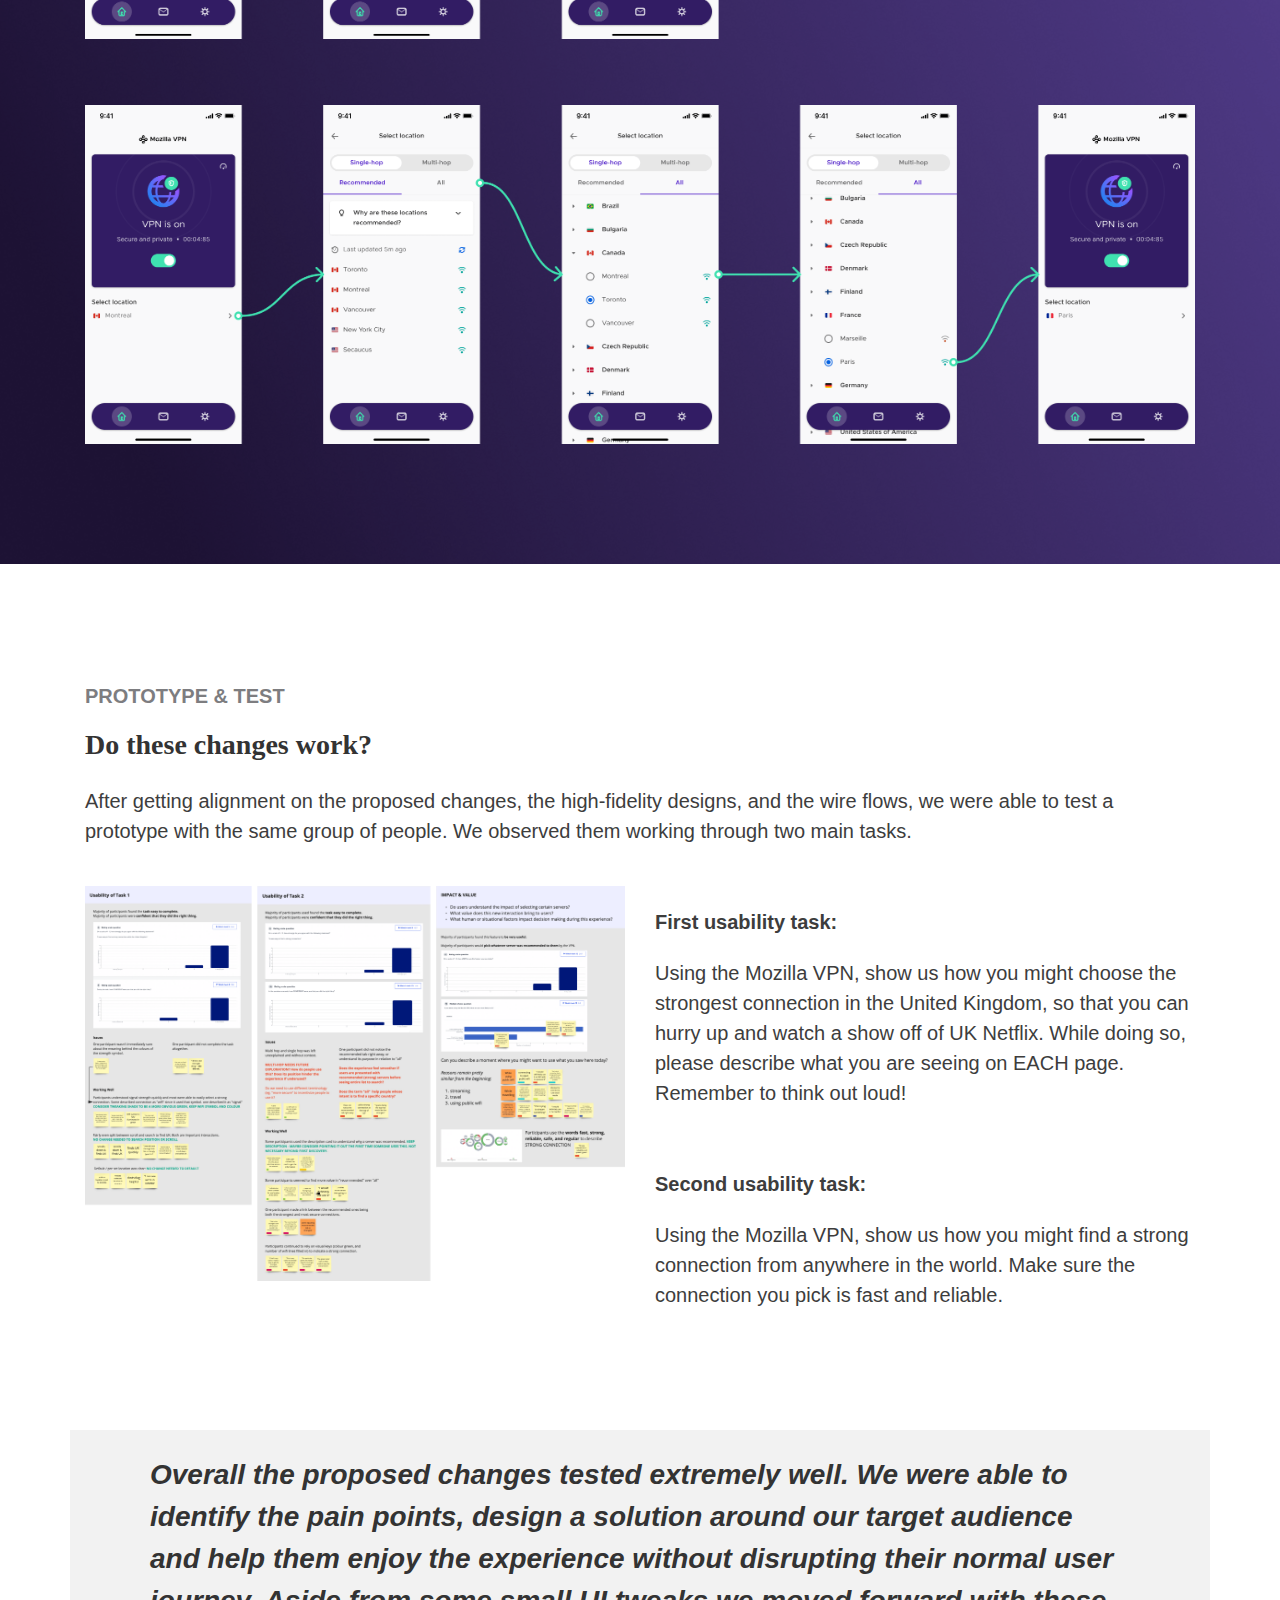
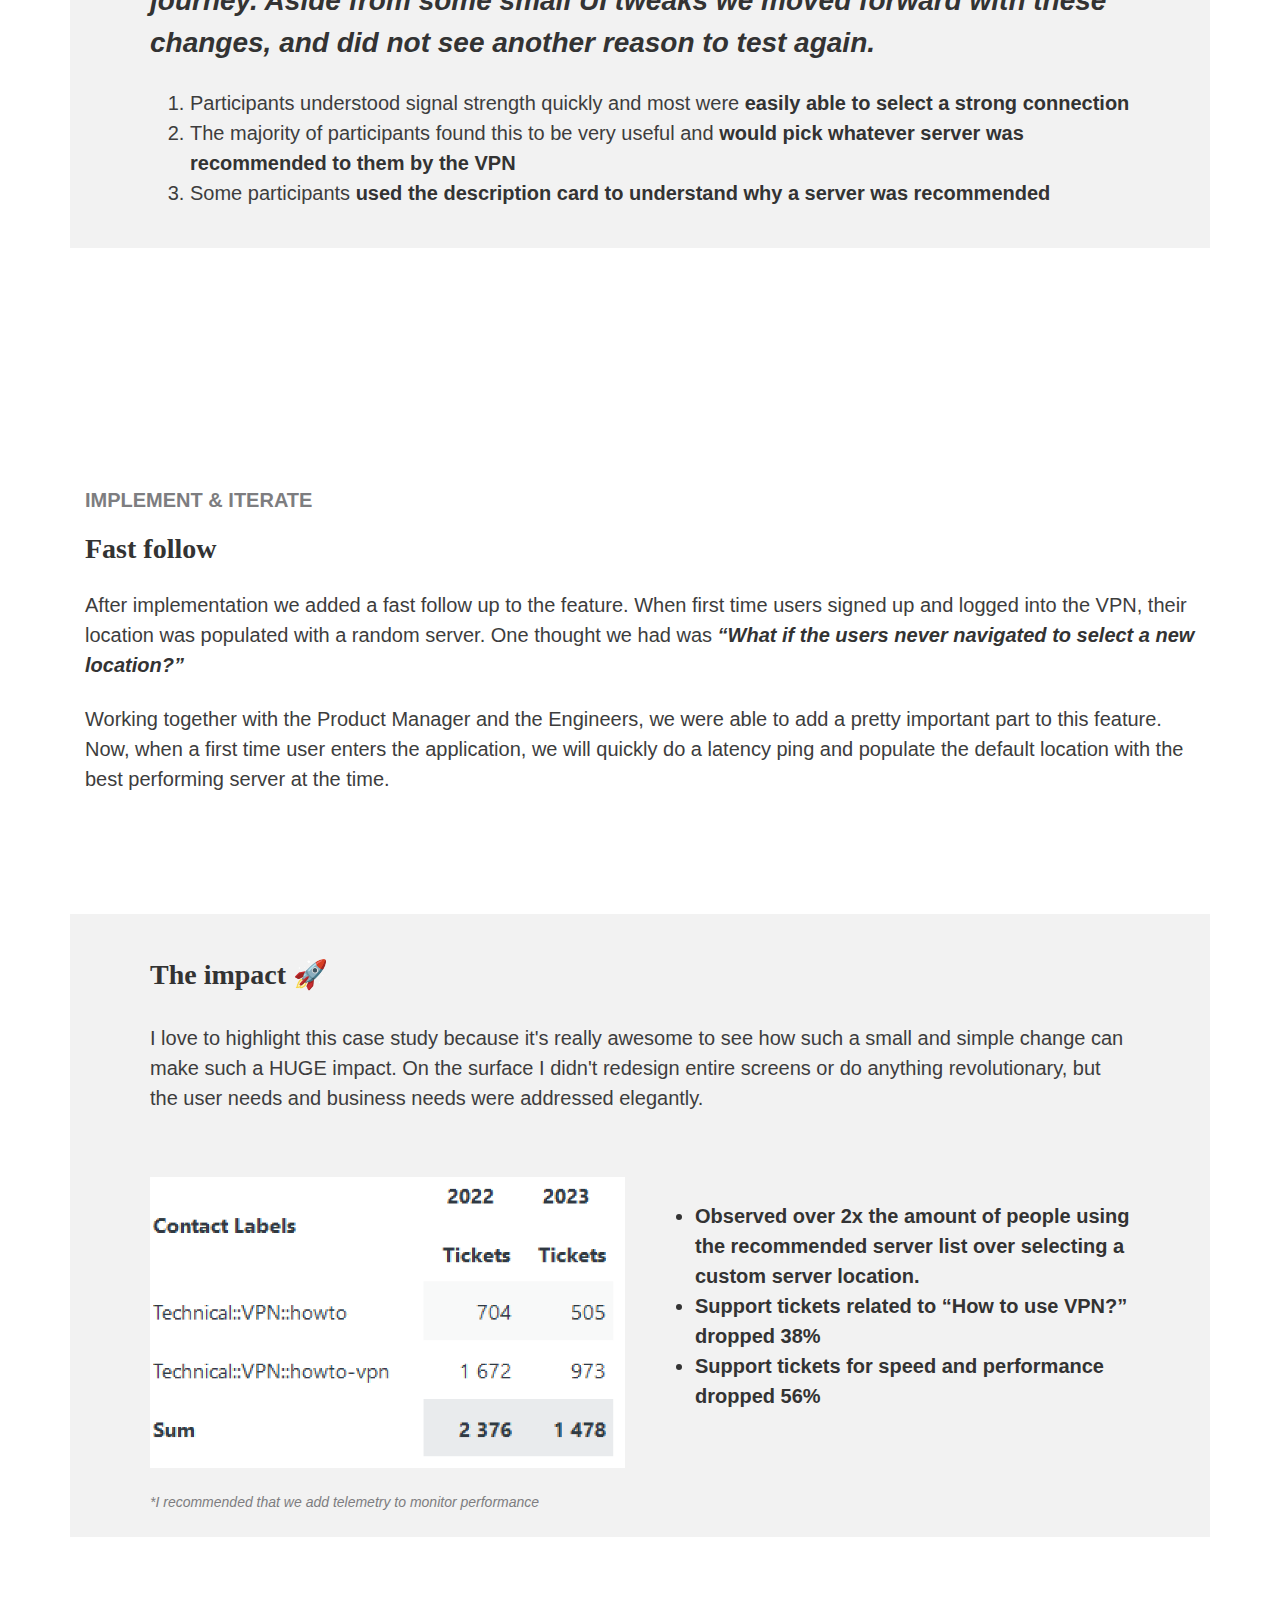
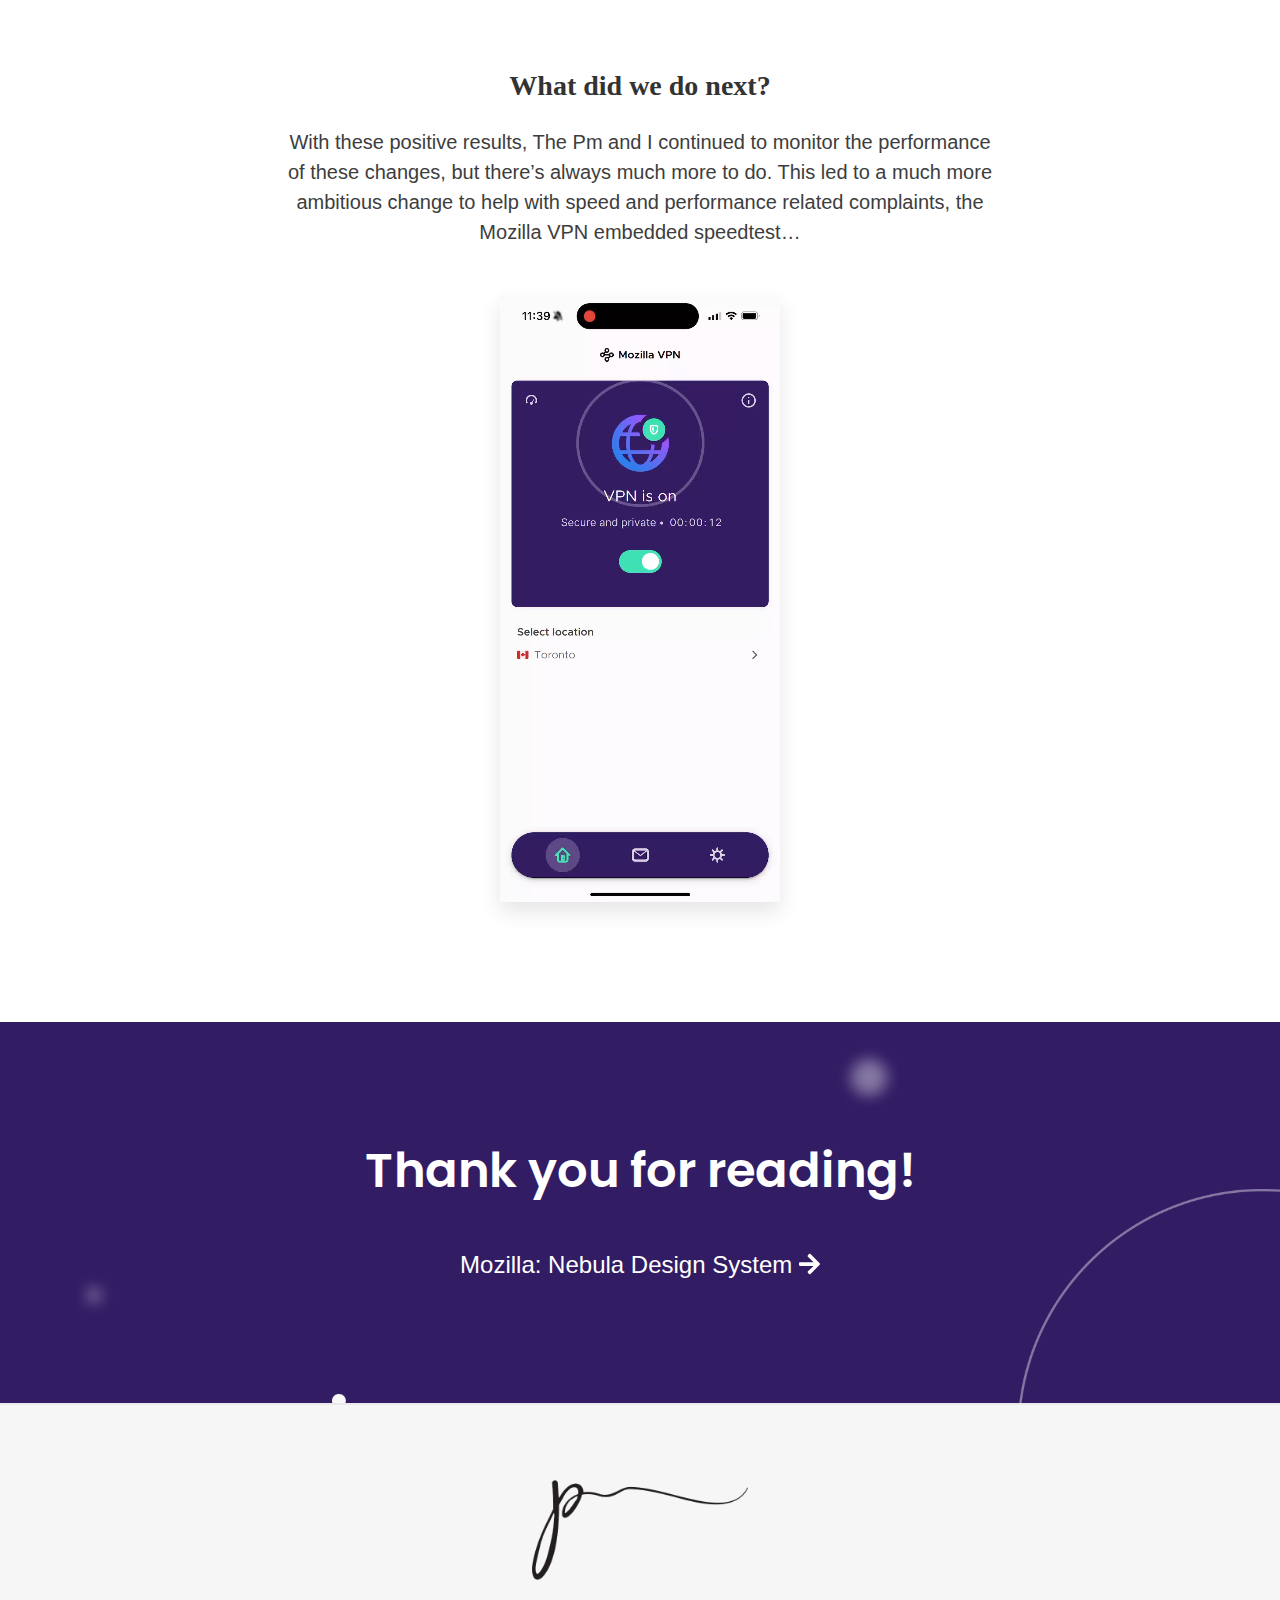
<file: mozilla-server-selection.html>
<!DOCTYPE html>
<html lang="en">
	<head>
		<meta charset="UTF-8" />
		<meta name="viewport" content="width=device-width, initial-scale=1.0" />
		<title>Peter Benvenuto</title>
		<link rel="shortcut icon" type="image/png" href="./assets/images/icon-logo.png">
		<link rel="stylesheet" type="text/css" href="./assets/css/index.css" />
		<link rel="stylesheet" type="text/css" href="./assets/css/normalize.css" />
		<link rel="stylesheet" href="./assets/css/animate.min.css" />
		<link rel="stylesheet" href="./assets/css/bootstrap.min.css" />
		<link rel="stylesheet" href="./assets/css/aos.css" />
		<link rel="stylesheet" href="./assets/css/slick.css" />
		<link rel="stylesheet" href="./assets/css/owl.carousel.min.css" />
		<link rel="stylesheet" href="/assets/css/jquery.fancybox.min.css">
        <link href="https://fonts.googleapis.com/css?family=Poppins:300,400,700,900" rel="stylesheet">
        <link href="/assets/css/all.min.css">
	</head>
	<body>

        <div id="overlayer"></div>
		<div class="loader">
		  <div class="spinner-grow" role="status">
			<span class="sr-only">Loading...</span>
		  </div>
		</div>

		<div class="site-wrap">
			<header>
				<div
					id="menu"
				>
					<div id="menu-bar2" onclick="menuOnClickTwo()">
						<div id="bar1" class="bar"></div>
						<div id="bar2" class="bar"></div>
						<div id="bar3" class="bar"></div>
					</div>
					<nav class="nav" id="nav2">
						<ul id="menu-items2" class="hidden">
							<li><a class="home" href="index.html">BACK HOME</a></li>
							<li><a href="#brief-section">OVERVIEW</a></li>
							<li><a href="#defines-section">DEFINE</a></li>
							<li><a href="#ideates-section">IDEATE</a></li>
							<li><a href="#proto-section">TEST</a></li>
                            <li><a href="#implement-section">IMPLEMENT</a></li>
						</ul>
					</nav>
				</div>

                <div class="menu-bg" id="menu-bg2"></div>
            </header>
            
            <section id="hero-section" class="site-blocks-cover">
                <div class="hero-text">
                    <h1 class="moz-title">Mozilla VPN</h1>
                    <h3 class="moz-sub">Making Server Selection Easy</h3>
                    <a class="moz-btn" href="#brief-section">Learn More</a>
                </div>
            </section>

            <section id="brief-section">
                <div class="container">
                    <div class="row">
                        <div class="brief">
                            <h3 class="moz-title-white">Making Server Selection Easy</h3>
                            <p class="moz-body-white">Early in 2023, As our customer base grew, we realized that we were starting to see a slew of support tickets related to speed and performance. The amount of support tickets resulted in a big chunk of time and money spent on support, trying to deal with these issues.</p>
    
                             <p  class="moz-body-white">Users were saying things like “After running a speed test with my VPN on, I’m getting huge decreases in Upload and Download speeds”. Our task was to find the root cause of these issues and design an elegant solution to help our users and save the company money.</p>
                        </div>
                    </div>
                </div>
			</section>

            <section id="challenge-section">
                <div class="container">
                    <h5 class="caption">THE CHALLENGE</h5>
                    <h3 class="moz-sub">What do we want to accomplish?</h3>
                    <p class="moz-body">Before getting to the discovery, we had to determine the product and business goals. After running our own tests, we found that speed and performance was actually on par or better with our competitors. So why the influx of support tickets?</p> </br>

                     <h4 class="moz-body bold">High Level Goals:</h4>
                     <ol class="moz-body">
                        <li>Find the root cause of these customer issues</li>
                        <li>Give our users peace of mind that performance is not an issue</li>
                        <li>Decrease the number of support tickets revolving around speed and performance to save time and money</li>
                     </ol>
                    </br>

                     <h4 class="moz-body bold">My Role:</h4>
                     <p  class="moz-body">I led the design team for the VPN product. I worked alongside a Researcher, Content Designer, and Product Manager through the entirety of this project, from conception to launch.</p>
                     <p  class="moz-body">The feature launched globally in 2023 on all platforms.</p>
                    </div>
                </div>
			</section>

            <section id="approach-section">
                <div class="container">
                    <div class="row">
                        <h3 class="moz-sub">The approach</h3>
                        <img class="col-md-12" src="assets/images/design-thinking.png" alt="design thinking">
                    </div>
                </div>
			</section>

            <section id="empathy-section">
                <div class="container">
                    <h5 class="caption">EMPATHY</h5>
                    <h3 class="moz-sub">Why is this happening to our users?</h3>
                    <p  class="moz-body">In order to find out why this was happening to our users, I needed to understand our users current behaviours. Other than the fact we were getting these support tickets, I have no idea why this slew of complaints were coming in.</p> </br>

                    <h4 class="moz-body bold">Moderated usability testing:</h4>
                    <p  class="moz-body">We tested asked 13 people about their current experience with VPN.</p> </br>

                    <div class="row">
						<div class="col-lg-6 col-md-12">
							<a class="fancybox" rel="group" href="/assets/images/current-behaviours-min.png"><img class="mockups" src="/assets/images/current-behaviours-min.png" alt="image"></a>
						</div>
                        <div class="col-lg-6 col-md-12">
                            <h4 class="moz-body bold">Research questions:</h4>
                            <ol class="moz-body">
                                <li  class="moz-body">When using a VPN, what steps do users take to select a server? Why?</li>
                                <li  class="moz-body">How do users define a server? What are their main misconceptions or questions?</li>
                                <li  class="moz-body">How often do you use a VPN? <span class="bold">[MULTIPLE CHOICE]</span></li>
                                <li  class="moz-body">Why do you use a VPN? <span class="bold">[SELECT MULTIPLE]</span></li>
                                <li  class="moz-body">Do you ever switch connections or countries while using your VPN? </li>
                                <li  class="moz-body">Why do you switch connections or countries? Please describe a scenario where you would do this. <span class="bold">[VERBAL OPEN ENDED]</span></li>

                            </ol>
						</div>
					</div>
                </div>
			</section>

            <section id="defines-section">
                <div class="container">
                    <h5 class="caption">DEFINE</h5>
                    <h3 class="moz-sub">Insights & discovery</h3>
                    <p  class="moz-body">I were a bit surprised by the results, an insight that stood out to me was that there were a fair number of people who were unclear about the purpose of switching/selecting servers, and some even worried about using the feature altogether, despite the majority using a VPN everyday. </p>

                    <p  class="moz-body">Choosing a VPN server is not a random act. The distance of the server will affect the latency and performance of your internet speed. After careful thought with our team, it was hypothesized that users were not picking servers based on geographical location, thus affecting their speed and performance results negatively. </p> </br>

                    <h3 class="moz-sub space-up">Verification of discovery</h3>
                    <p  class="moz-body">I was able to find more information to support our hypothesis. Our support team had been getting quite a bit of support tickets related to “how to use VPN”. They recieved 2376 tickets to be exact, in the last year.</p> </br>

                    <div class="quote-box">
                        <i class="bold">“How might we better educate users about how to use VPN so that they are able to easily select the correct server without any performance issues?”</i>
                    </div>
                </div>
			</section>

            <section id="ideates-section">
                <div class="container">
                    <h5 class="caption">IDEATE</h5>
                    <h3 class="moz-sub">Areas of opportunity</h3> </br>

                    <div class="row">
						<div class="col-lg-6 col-md-12">
							<a class="fancybox" rel="group" href="/assets/images/journey-map-moz-min.png"><img class="heuristics" src="/assets/images/journey-map-moz-min.png" alt="image"></a>
						</div>
                        <div class="col-lg-6 col-md-12">
                            <h4 class="moz-body">After mapping the current user journey for selecting server locations, I was able to identify 3 main friction points as potential areas of opportunity. These areas were:</h4>
                            <ol class="moz-body">
                                <li>Help the user make the correct decision when they are searching for a new location</li>
                                <li>Reinfore that their decision is correct when making the decision to switch</li>
                                <li>Make sure there are no performance issues after the server selection is made</li>
                            </ol>
						</div>
					</div>


                    <h3 class="moz-sub space-up">Target audience: Quick & ambivalent</h3> 
                    <p  class="moz-body">Continuously using our target persona and marketing profile to guide our decisions, I knew I had to create a solution that would have to educate users in a way that isn’t intrusive, and is within the normal flow of the user journey. Our strategy was to: </p>
                    <ol class="moz-body">
                        <li>Add a list of recommended servers </li>
                        <li>Add server strength signals beside each location</li>
                        <li>Design a collapsable educational card to inform the users why the servers are recommended</li>
                    </ol>
                    <div class="row mt-3">
						<div class="col-lg-6 col-md-12 mt-5">
							<a class="fancybox" rel="group" href="/assets/images/moz-persona-min.png"><img class="heuristics" src="/assets/images/moz-persona-min.png" alt="image"></a>
						</div>

                        <div class="col-lg-6 col-md-12 mt-5">
							<a class="fancybox" rel="group" href="/assets/images/moz-marketing-profile-min.png"><img class="heuristics" src="/assets/images/moz-marketing-profile-min.png" alt="image"></a>
						</div>
					</div>
            </section>

            <section id="mocks-section">
                <div class="container">
                    <div class="row">
                        <div class="screens">
                            <h3 class="moz-title-white">Introducing: Server Latency Display</h3>
                            <p class="moz-body-white">Quick and ambivalent users like to “set it and forget it”. They want to be able to make quick decisions without intrusive hassles, they’re not too fond of intrusive education, and they have no interest in becoming a “privacy expert”. With Server latency displays throughout the server selection journey, they will be able to feel more confident that they’re making the right choice.</p>

                            <div class="col-md-12">
                                <a class="fancybox" rel="group" href="/assets/images/latency-display-min.png"><img class="mockups" src="/assets/images/latency-display-min.png" alt="image"></a>
                            </div>
                        </div>
                    </div>
                </div>
            </section>

            <section id="annotations-section">
                <div class="container">
                    <div class="row">
                        <div class="col-md-12">

                            <h3 class="moz-sub center">Adding a recommended server list</h3>
                            <p class="moz-body center">Previously the user had to go into the server list with over 500 server locations and had to choose one, without any instruction.</p>
                            <p class="moz-body center">With this change, the user will now see a recommended server list that is sorted by reliability, taking away the decision fatigue and reducing cognitive load.</p>

                            <video class="mt-5"  autoplay loop muted playsinline>
                                <source src="assets/images/clip-1-min.mp4" type="video/mp4" />
                                <source src="assets/images/clip-1-min.mp4" type="video/ogg" />
                                Your browser does not support the video tag.
                            </video>
                              
                        </div>

                        <div class="col-md-12 space-up mt-5">

                            <h3 class="moz-sub center">Adding signal strength icons beside each server location</h3>
                            <p class="moz-body center">Previously there was only a list of countries and their respective server locations.</p>
                            <p class="moz-body center">With this change, if a user needs to search for a specific location that is not in the recommended server list, they are able to see the strength of the server next to each location.</p>

                            <video class="mt-5"  autoplay loop muted playsinline>
                                <source src="assets/images/clip-2-min.mp4" type="video/mp4" />
                                <source src="assets/images/clip-2-min.mp4" type="video/ogg" />
                                Your browser does not support the video tag.
                            </video>
                              
                        </div>

                        <div class="col-md-12 space-up mt-5">

                            <h3 class="moz-sub center">Designing a collapsible educational card</h3>
                            <p class="moz-body center">Quick and ambivalent users do not like to be educated intrusively, and enjoy more user control and freedom. This change allows the user to learn about why the server locations are recommended, only if they want to know why.</p>

                            <video class="mt-5"  autoplay loop muted playsinline>
                                <source src="assets/images/clip-3-min.mp4" type="video/mp4" />
                                <source src="assets/images/clip-3-min.mp4" type="video/ogg" />
                                Your browser does not support the video tag.
                            </video>
                              
                        </div>
                    </div>
                </div>
            </section>

            <section id="flows-section">
                <div class="container">
                    <div class="row">
                            <div class="col-md-12">
                                <a class="fancybox" rel="group" href="/assets/images/task-flows-min.png"><img class="mockups" src="/assets/images/task-flows-min.png" alt="image"></a>
                            </div>
                        </div>
                    </div>
                </div>
            </section>

            <section id="proto-section">
                <div class="container">
                    <h5 class="caption">PROTOTYPE & TEST</h5>
                    <h3 class="moz-sub">Do these changes work?</h3>
                    <p  class="moz-body">After getting alignment on the proposed changes, the high-fidelity designs, and the wire flows, we were able to test a prototype with the same group of people. We observed them working through two main tasks.</p> </br>

                    <div class="row">
						<div class="col-lg-6 col-md-12">
							<a class="fancybox" rel="group" href="/assets/images/usability-work-min.png"><img class="mockups" src="/assets/images/usability-work-min.png" alt="image"></a>
						</div>
                        <div class="col-lg-6 col-md-12">
                            <h4 class="moz-body bold">First usability task:</h4>
                            <p  class="moz-body">Using the Mozilla VPN, show us how you might choose the strongest connection in the United Kingdom, so that you can hurry up and watch a show off of UK Netflix. While doing so, please describe what you are seeing on EACH page. Remember to think out loud!</p></br>
                            
                            <h4 class="moz-body bold">Second usability task:</h4>
                            <p  class="moz-body">Using the Mozilla VPN, show us how you might find a strong connection from anywhere in the world. Make sure the connection you pick is fast and reliable.</p> </br>
						</div>

                        <div class="quote-box-2 mt-10">
                            <i  class="bold">Overall the proposed changes tested extremely well. We were able to identify the pain points, design a solution around our target audience and help them enjoy the experience without disrupting their normal user journey. Aside from some small UI tweaks we moved forward with these changes, and did not see another reason to test again.</i>

                            <ol class="moz-body">
                                <li>Participants understood signal strength quickly and most were <span class="bold">easily able to select a strong connection</span></li>
                                <li>The majority of participants found this to be very useful and <span class="bold">would pick whatever server was recommended to them by the VPN</span></li>
                                <li>Some participants <span class="bold">used the description card to understand why a server was recommended</span></li>
                            </ol>
                        </div>
					</div>
                </div>
			</section>

            <section id="implement-section">
                <div class="container">
                    <h5 class="caption">IMPLEMENT & ITERATE</h5>
                    <h3 class="moz-sub">Fast follow</h3>
                    <p  class="moz-body">After implementation we added a fast follow up to the feature. When first time users signed up and logged into the VPN, their location was populated with a random server. One thought we had was <i class="bold">“What if the users never navigated to select a new location?”</i></p>

                    <p  class="moz-body">Working together with the Product Manager and the Engineers, we were able to add a pretty important part to this feature. Now, when a first time user enters the application, we will quickly do a latency ping and populate the default location with the best performing server at the time.</p> </br>

                    <div class="quote-box-2 mt-10 row">
                        <h3 class="moz-sub">The impact 🚀</h3>
                        <p  class="moz-body">I love to highlight this case study because it's really awesome to see how such a small and simple change can make such a HUGE impact. On the surface I didn't redesign entire screens or do anything revolutionary, but the user needs and business needs were addressed elegantly.</p> 

                        <div class="row mt-5">
                            <div class="col-lg-6 col-md-12">
                                <a class="fancybox" rel="group" href="/assets/images/how-to-min.png"><img class="mockups" src="/assets/images/how-to-min.png" alt="image"></a>
                            </div>
                            <div class="col-lg-6 col-md-12">
                                <ul class="moz-body">
                                    <li class="bold">Observed over 2x the amount of people using the recommended server list over selecting a custom server location.</li>
                                    <li class="bold">Support tickets related to “How to use VPN?” dropped 38%</li>
                                    <li class="bold">Support tickets for speed and performance dropped 56%</li>
                                </ul>
                            </div>
                        </div>

                        <i class="fine-print">*I recommended that we add telemetry to monitor performance</i>
                    </div>

                    <div class="col-md-12 space-up mt-5">

                        <h3 class="moz-sub center">What did we do next?</h3>
                        <p class="moz-body center">With these positive results, The Pm and I continued to monitor the performance of these changes, but there’s always much more to do. This led to a much more ambitious change to help with speed and performance related complaints, the Mozilla VPN embedded speedtest…</p>

                        <video class="mt-5"  autoplay loop muted playsinline>
                            <source src="assets/images/clip-4-min.mp4" type="video/mp4" />
                            <source src="assets/images/clip-4-min.mp4" type="video/ogg" />
                            Your browser does not support the video tag.
                        </video>
                          
                    </div>

                </div>
			</section>

            <section id="end-section">
                <div class="container">
                    <div class="brief">
                        <h3 class="moz-title-white mb-5">Thank you for reading!</h3>
                        <a href="nebula.html" class="new-case-btn">Mozilla: Nebula Design System <i class="fas fa-arrow-right"></i>
                        </a>
    
                     </div>
                </div>
			</section>



			<footer id="footer-section" class="footer">
				<img class="logo" src="/assets/images/p-logo.png" alt="logo"> </br>
				
				<a class="text-btn foot" href="mailto:peterbenvenuto90@gmail.com" target="_top">peterbenvenuto90@gmail.com</a>
				  <div class="wrap">
					<a href="https://www.linkedin.com/in/peter-benvenuto/" target="_blank" class="hover-fx"><i class="fab fa-linkedin-in"></i></a>
					<a href="https://github.com/PeterBen90" target="_blank" class="hover-fx"><i class="fab fa-github-alt"></i></a>
					<a href="https://dribbble.com/PeterBen90" target="_blank" class="hover-fx"><i class="fab fa-dribbble"></i></a>
					<a href="mailto:peterbenvenuto90@gmail.com" target="_top" class="hover-fx"><i class="fas fa-envelope"></i></a>
				  </div>

				  <div class="copyright">
					Copyright &copy;<script>document.write(new Date().getFullYear());</script> All rights reserved | Made with <i class="fas fa-coffee"></i> and <i class="fab fa-js"></i> by Peter Benvenuto.
				  </div>
				  
			</footer>
		</div>
	
	  

		<script src="./assets/js/jquery-1.12.4.min.js"></script>
		<script src="./assets/js/bootstrap.min.js"></script>
		<script src="./assets/js/wow.min.js"></script>
		<script src="./assets/js/aos.js"></script>
		<script src="./assets/js/slick.min.js"></script>
		<script src="./assets/js/owl.carousel.min.js"></script>
		<script src="./assets/js/parallax.min.js"></script>
		<script src="/assets/js/jquery.fancybox.min.js"></script>
		<script src="/assets/js/all.min.js"></script>

        <script type="text/javascript" src="./assets/js/zenfit.js"></script>
		<!-- <script type="text/javascript" src="./assets/js/index.js"></script> -->
		<script>
			new WOW().init();
		</script>
	</body>
</html>
</file>
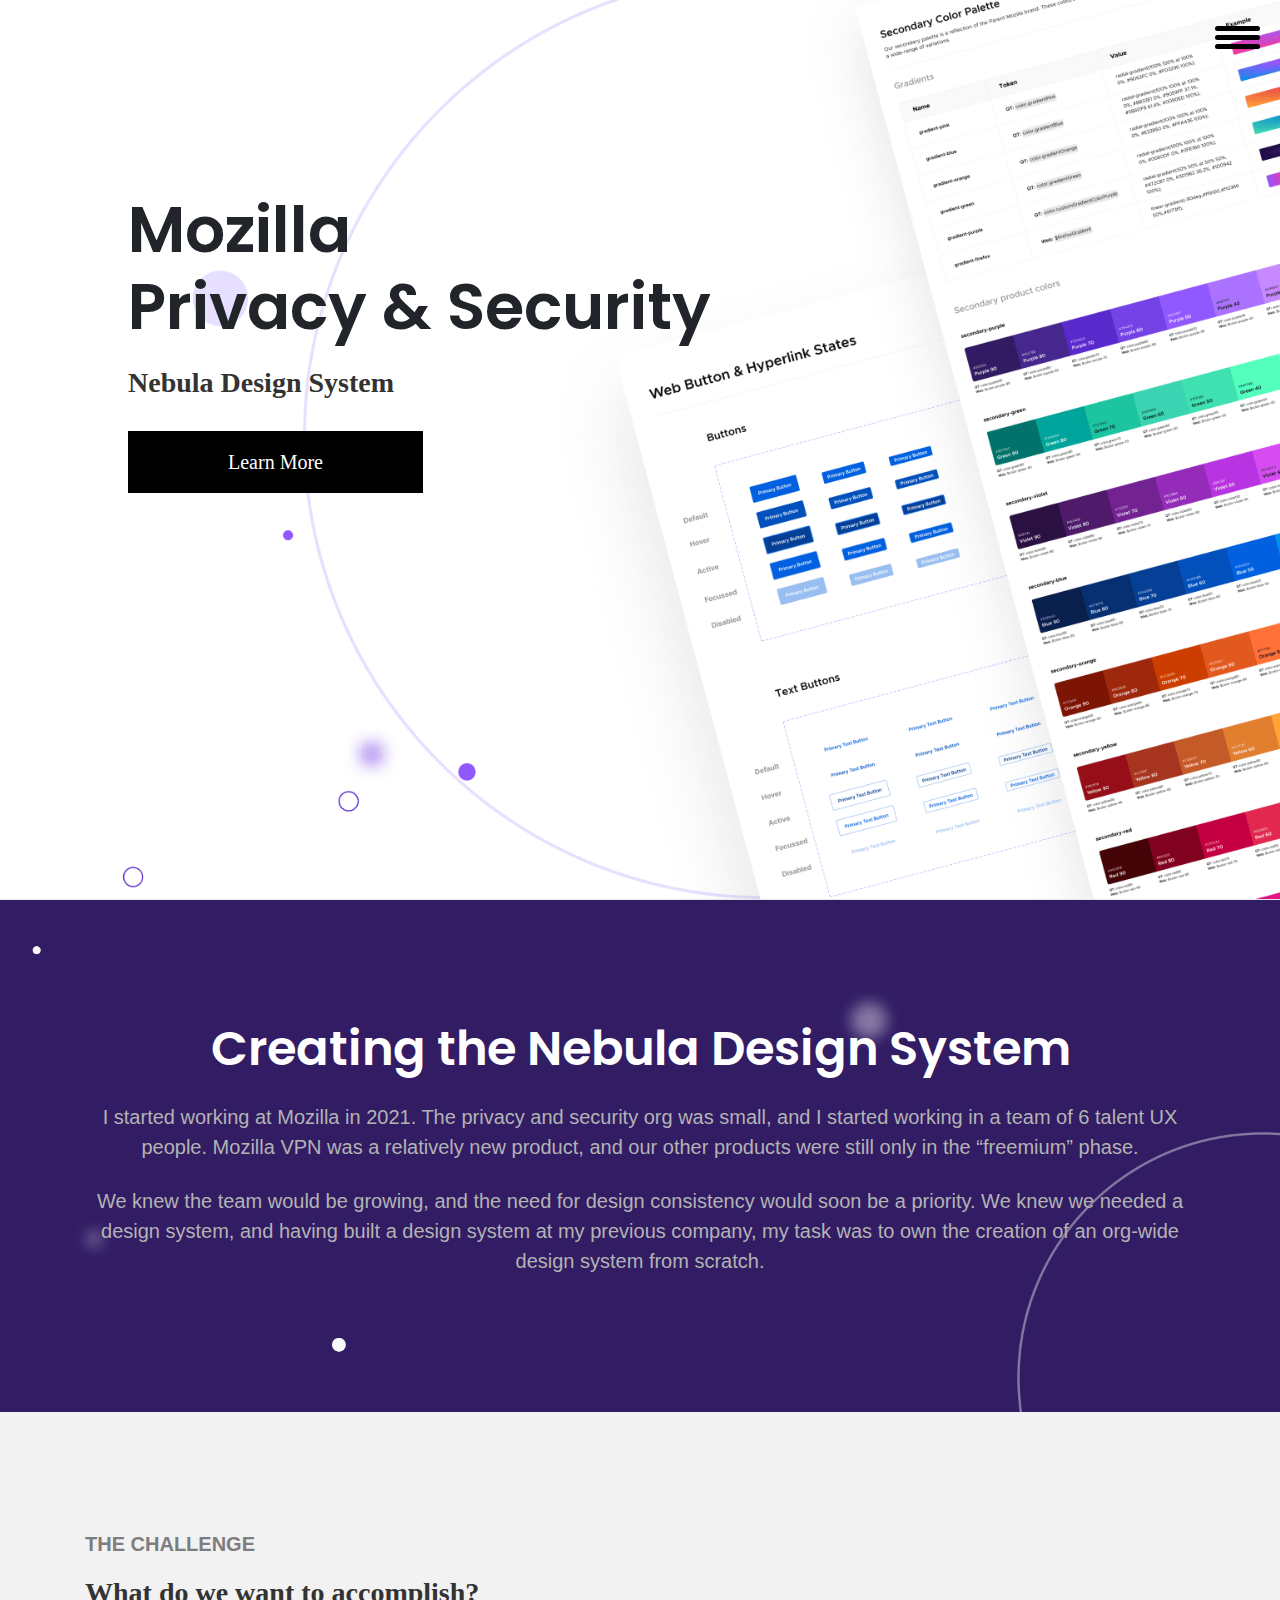
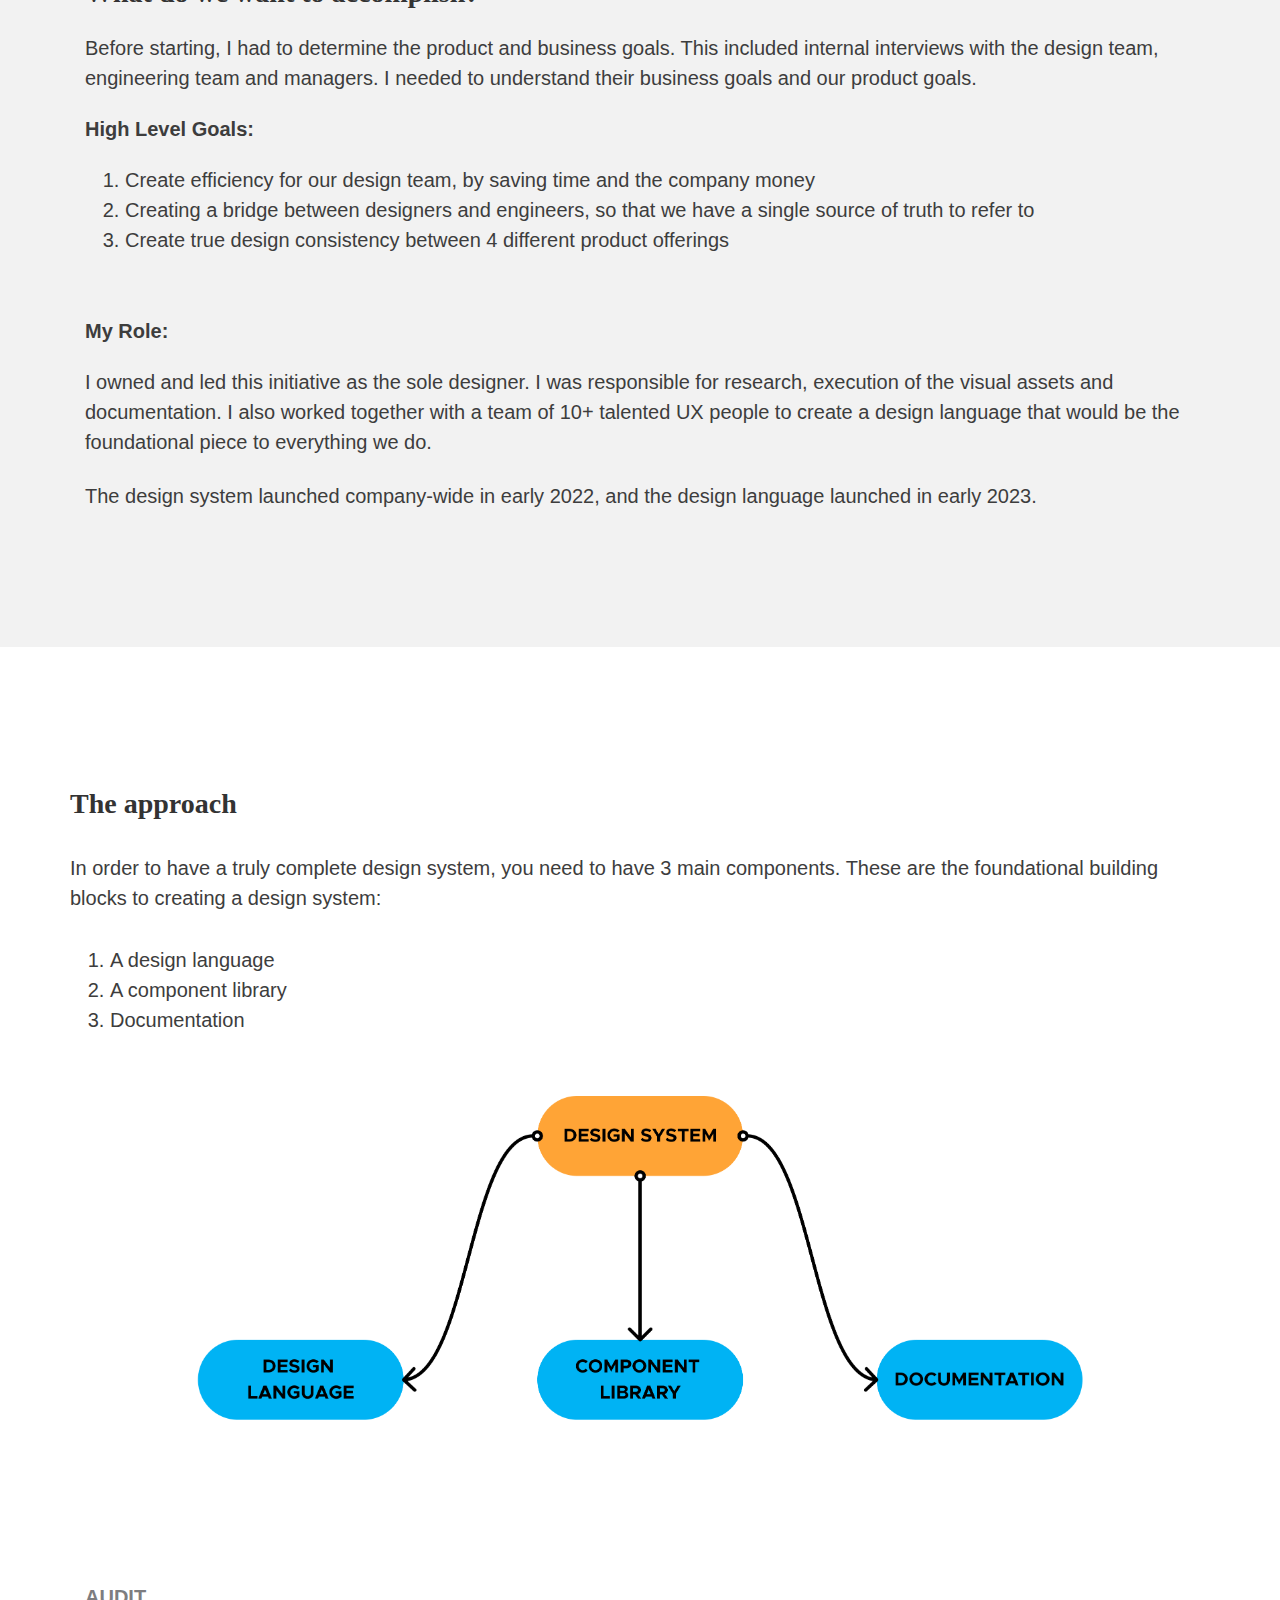
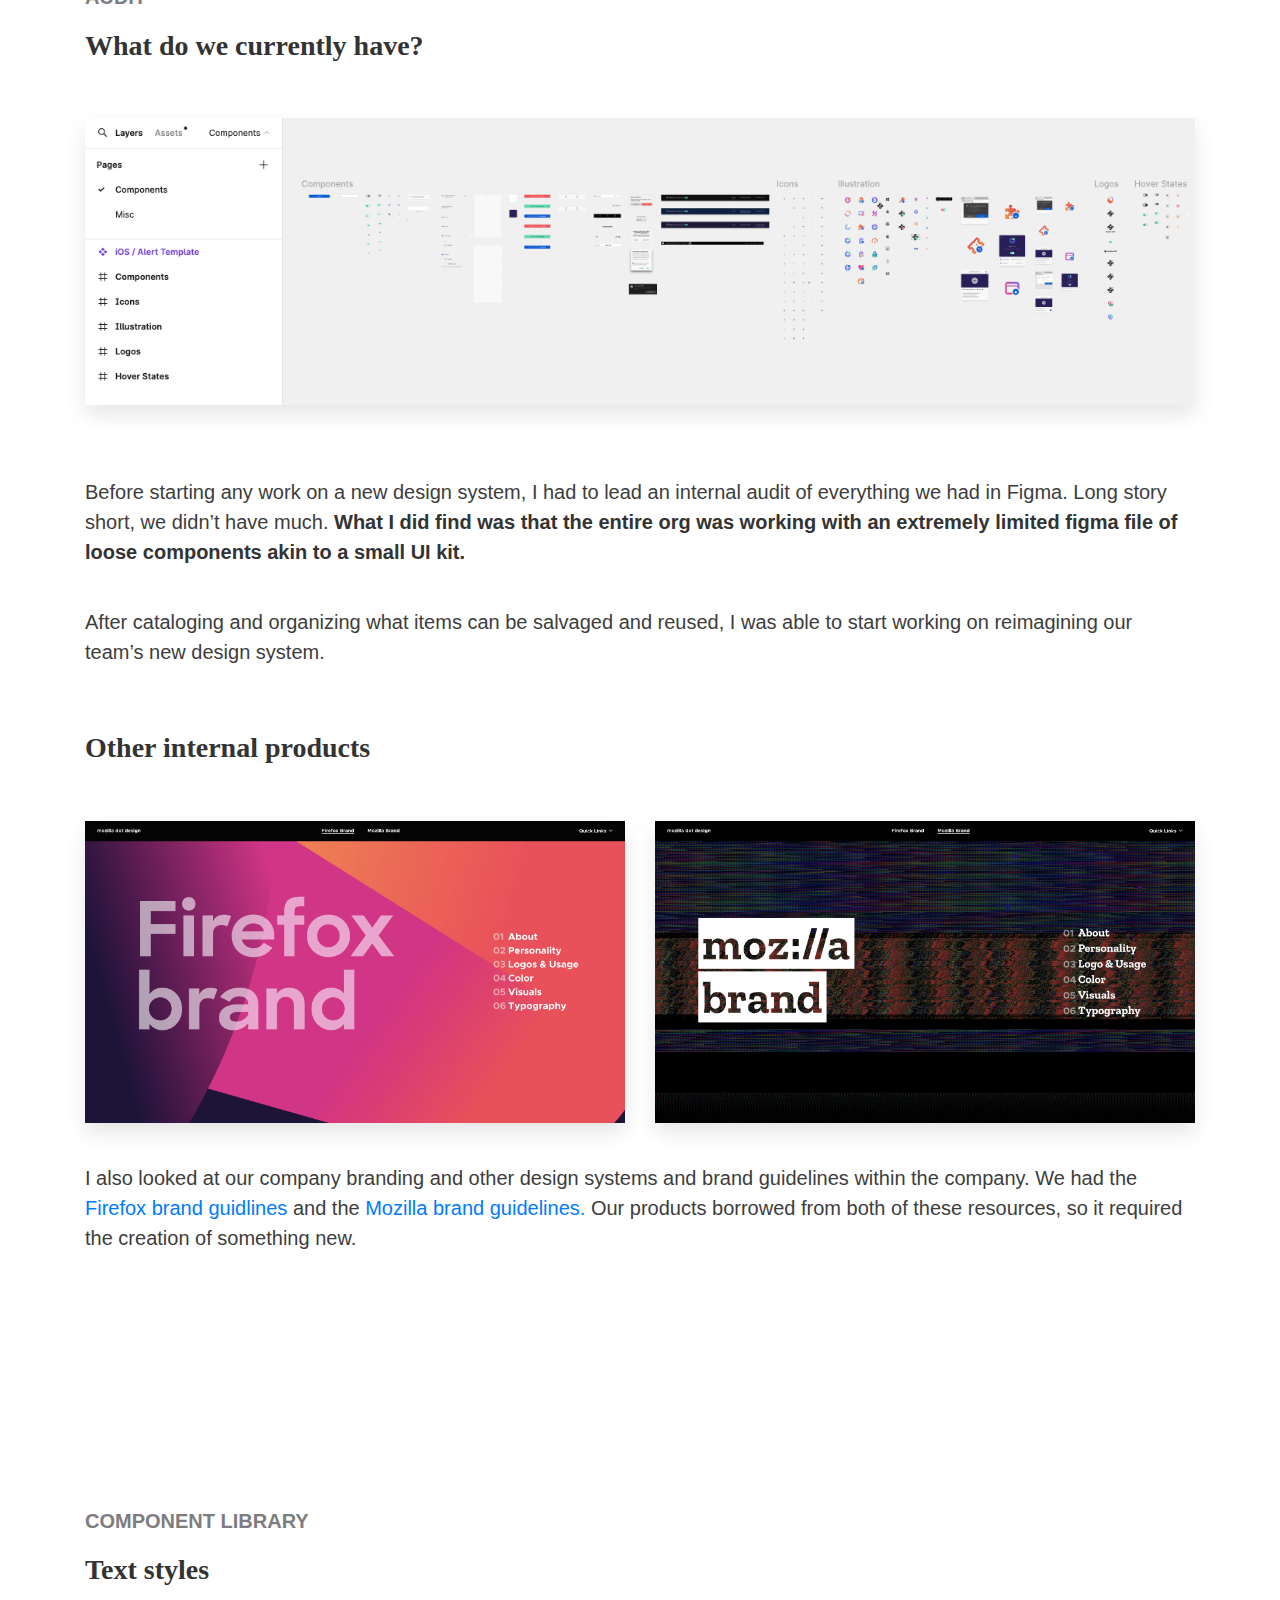
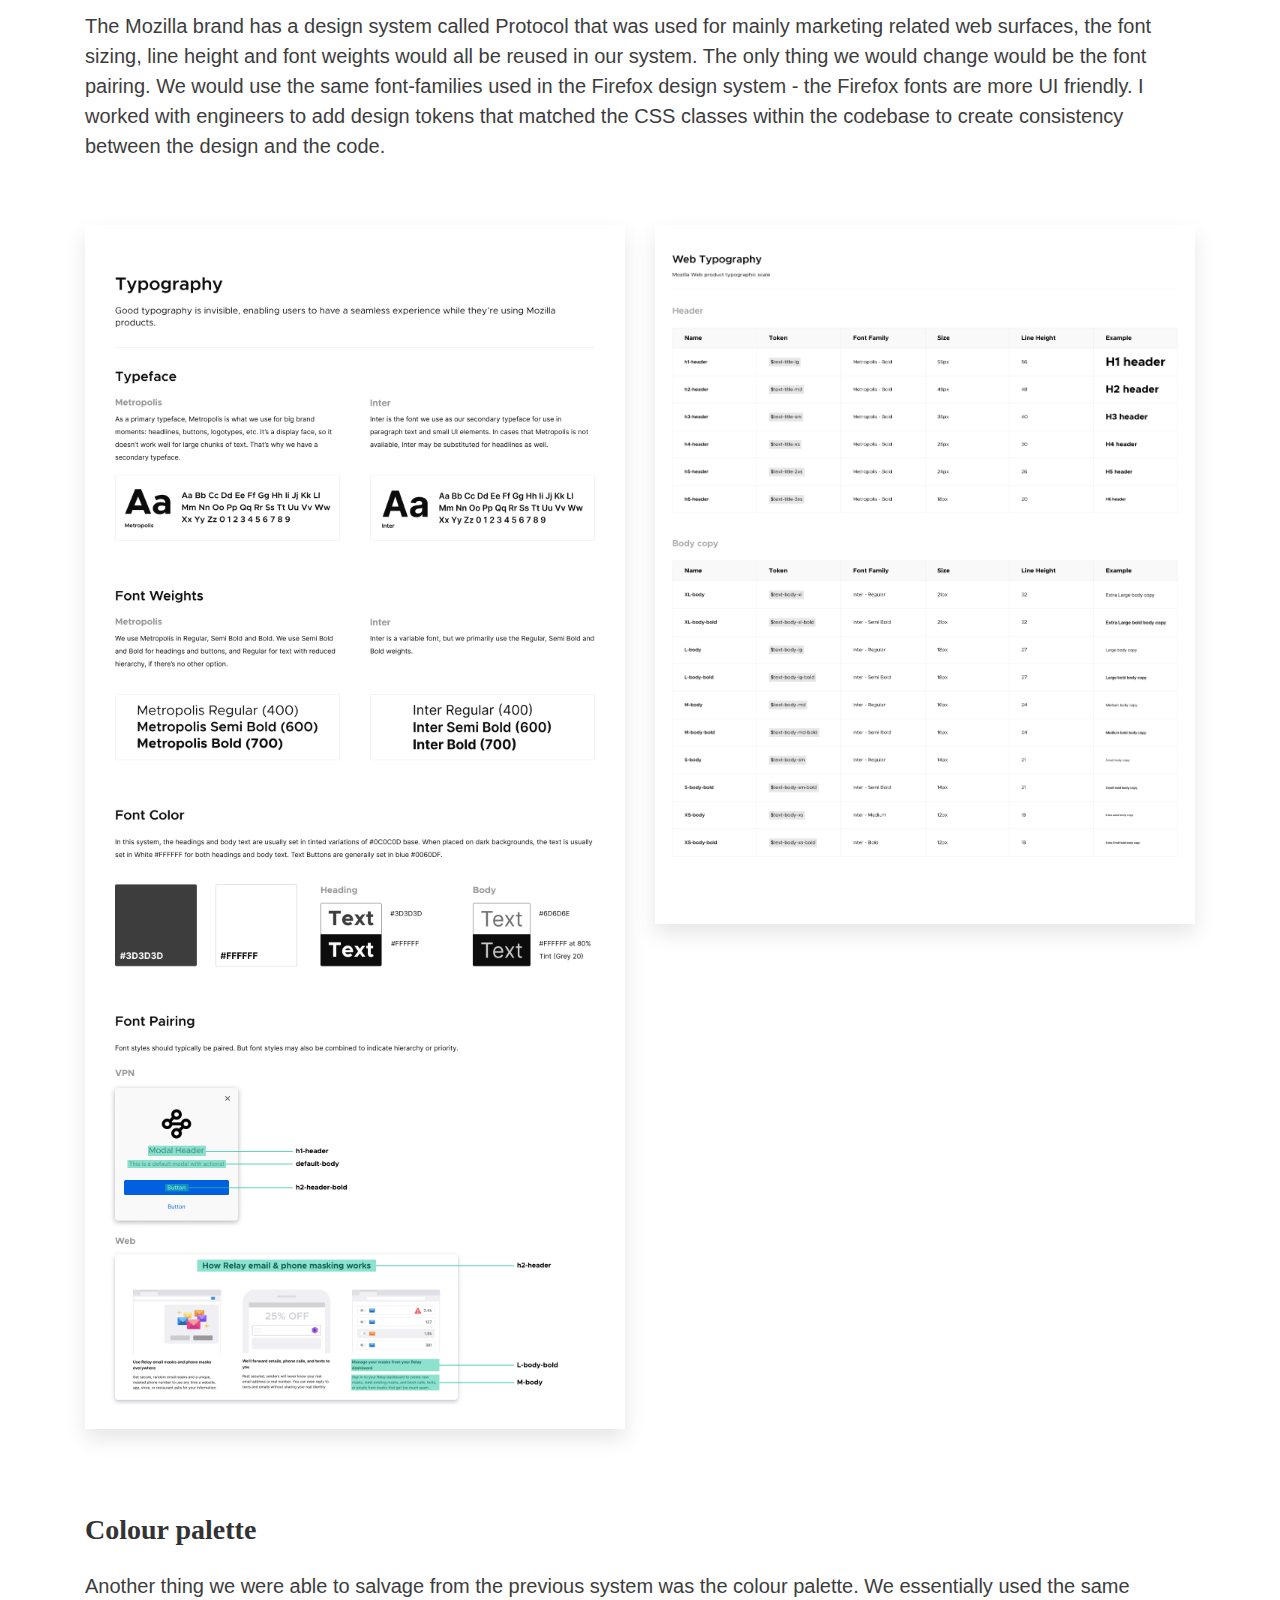
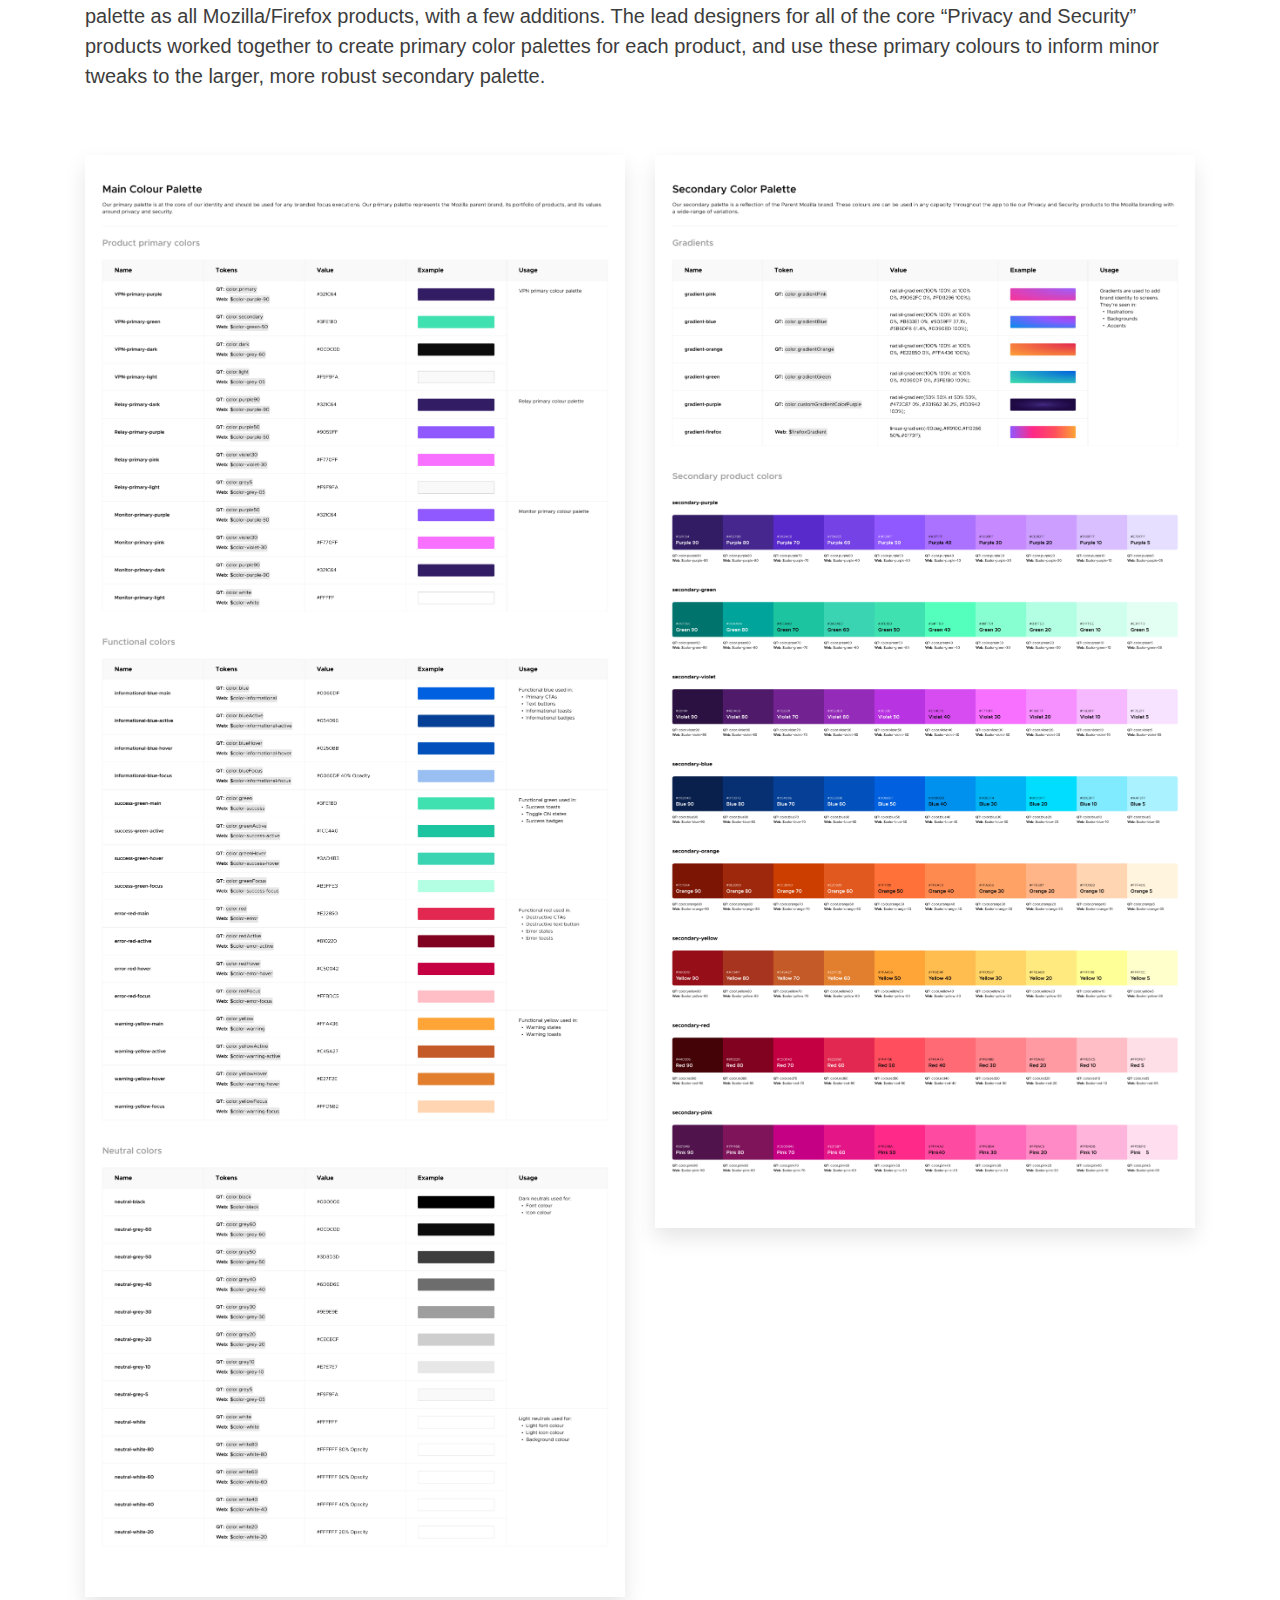
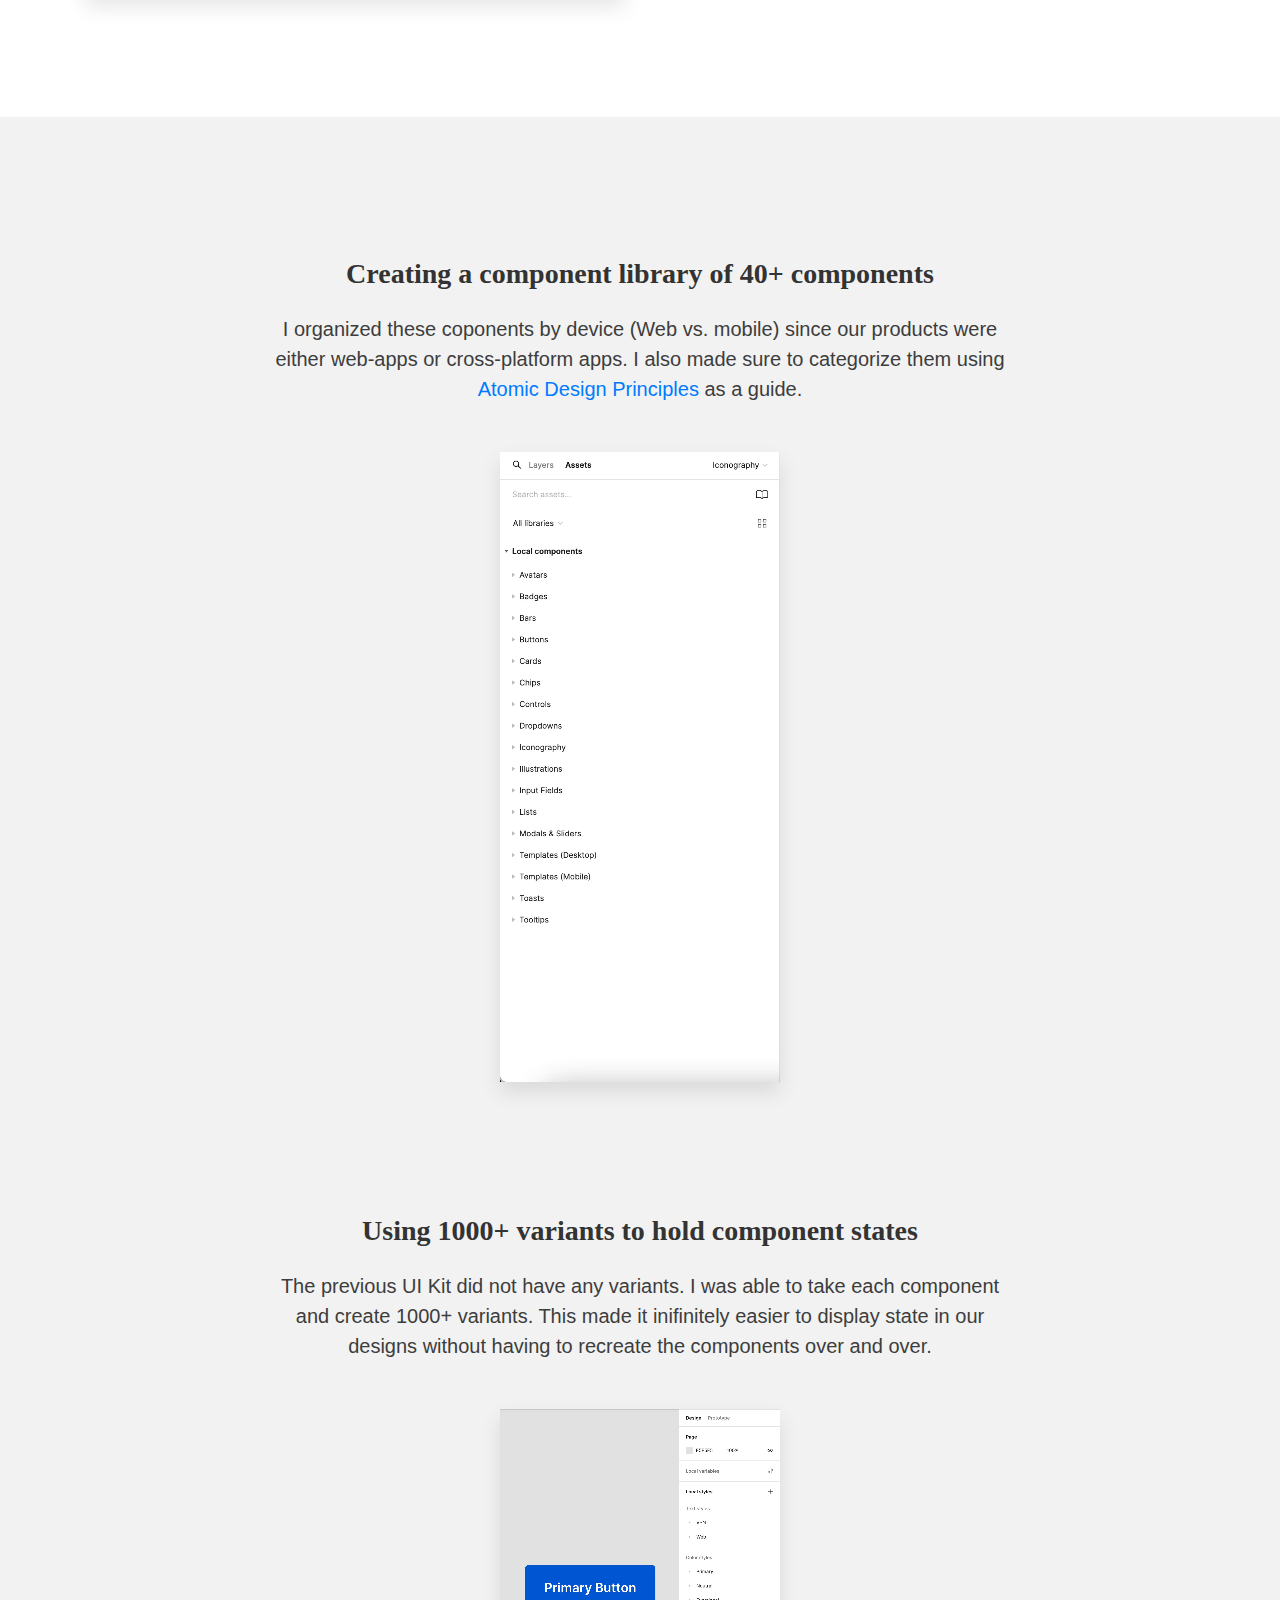
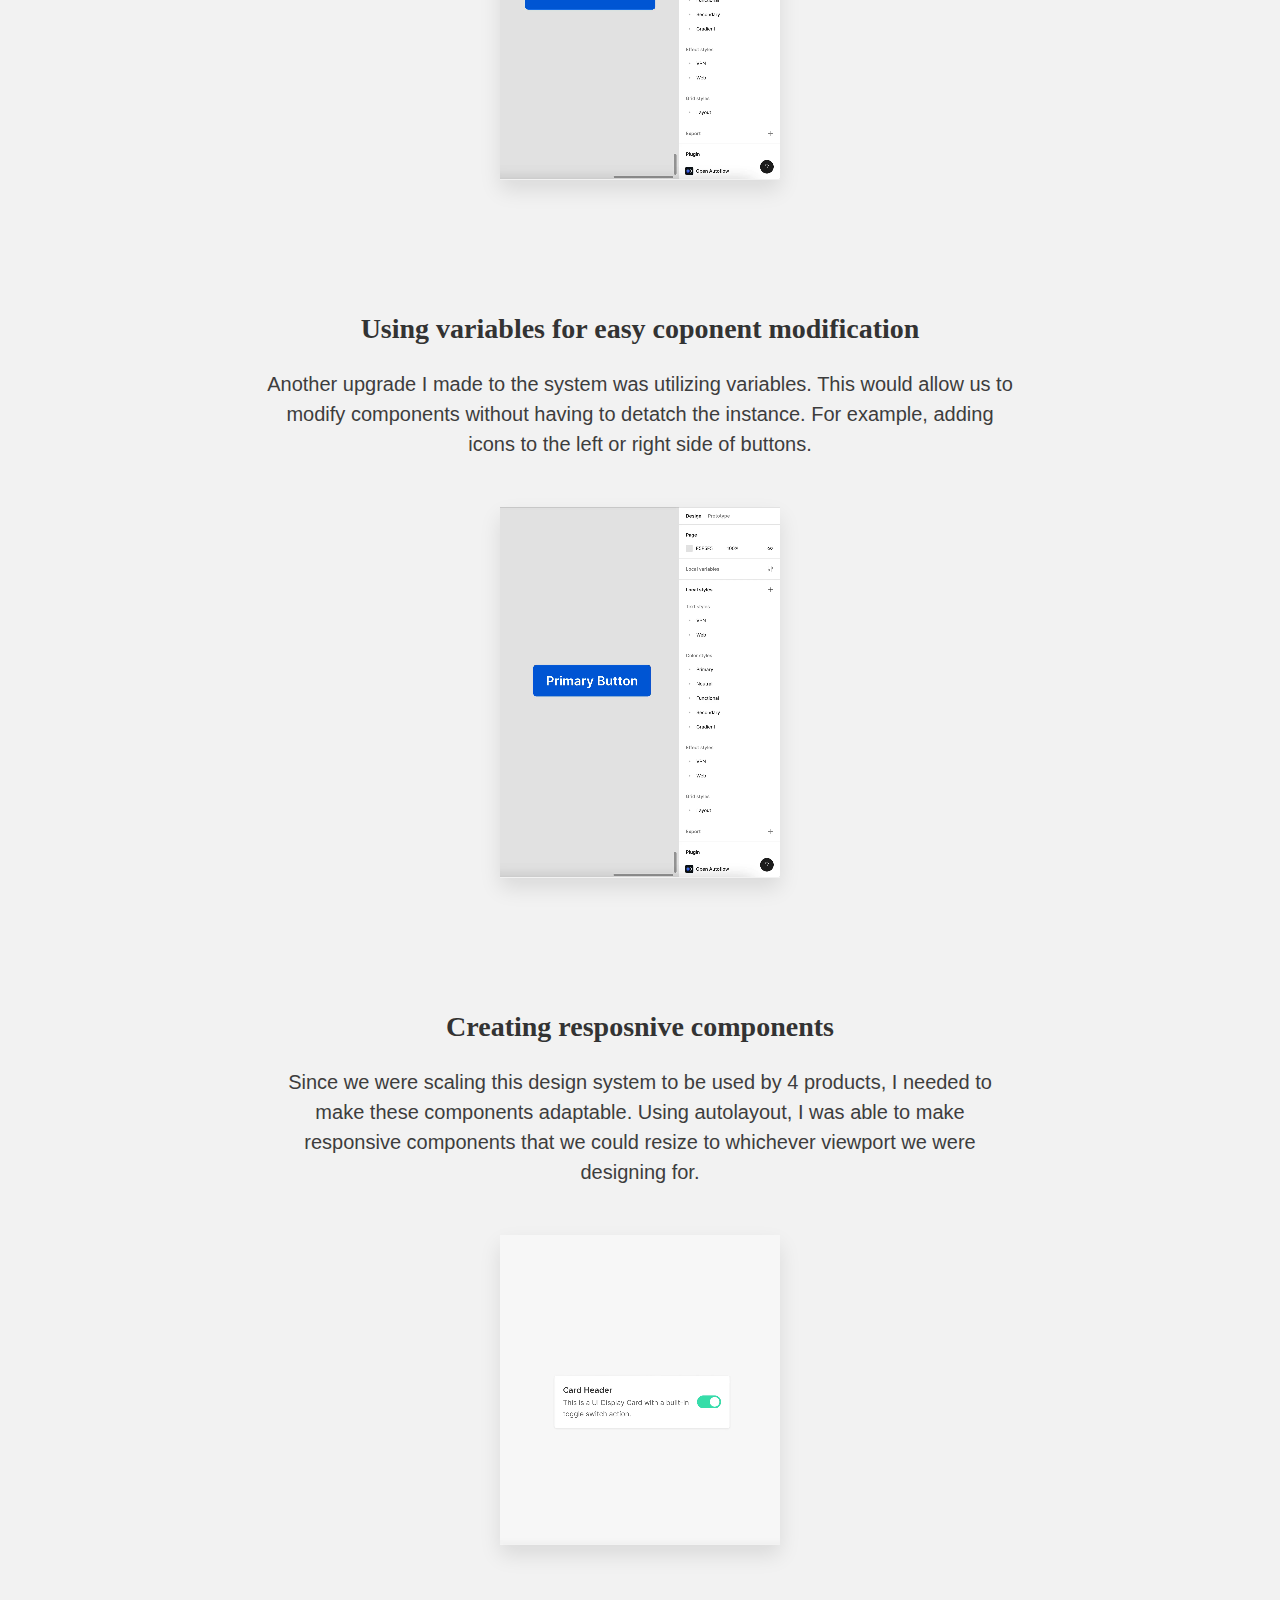
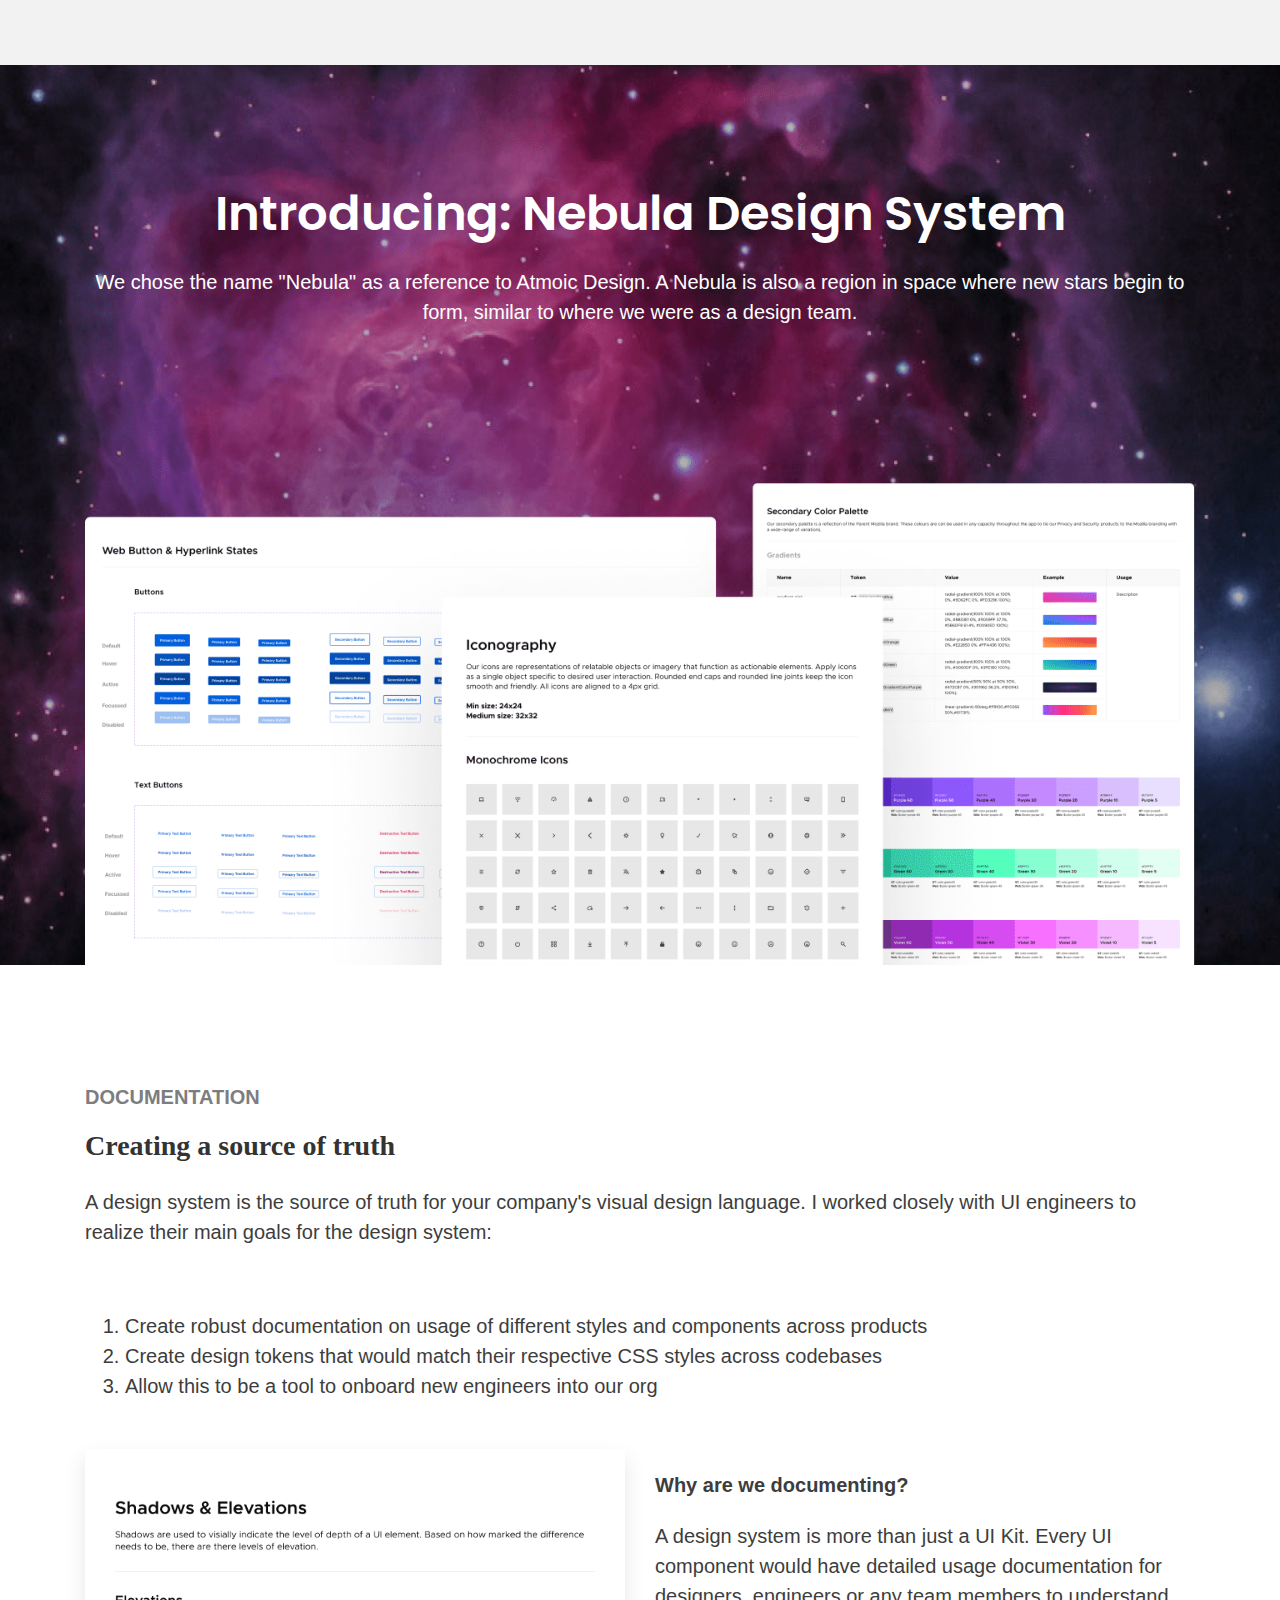
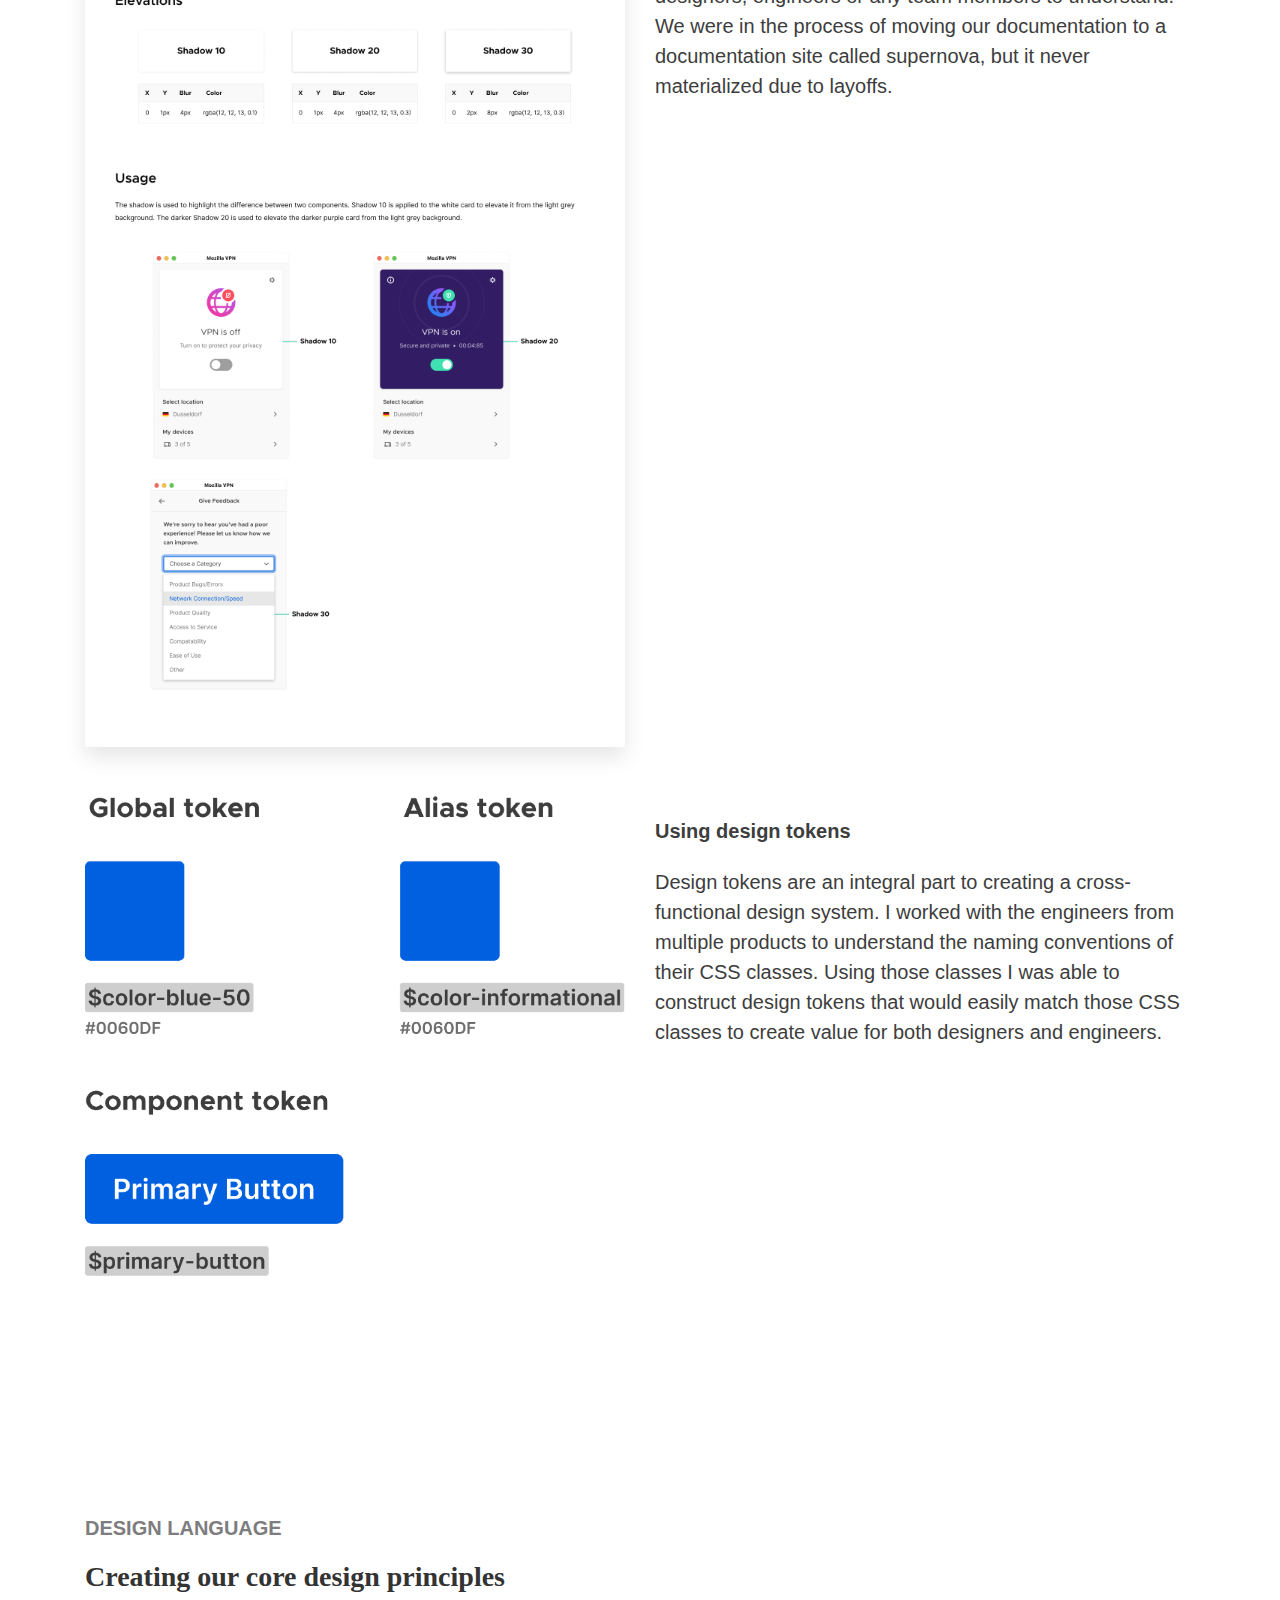
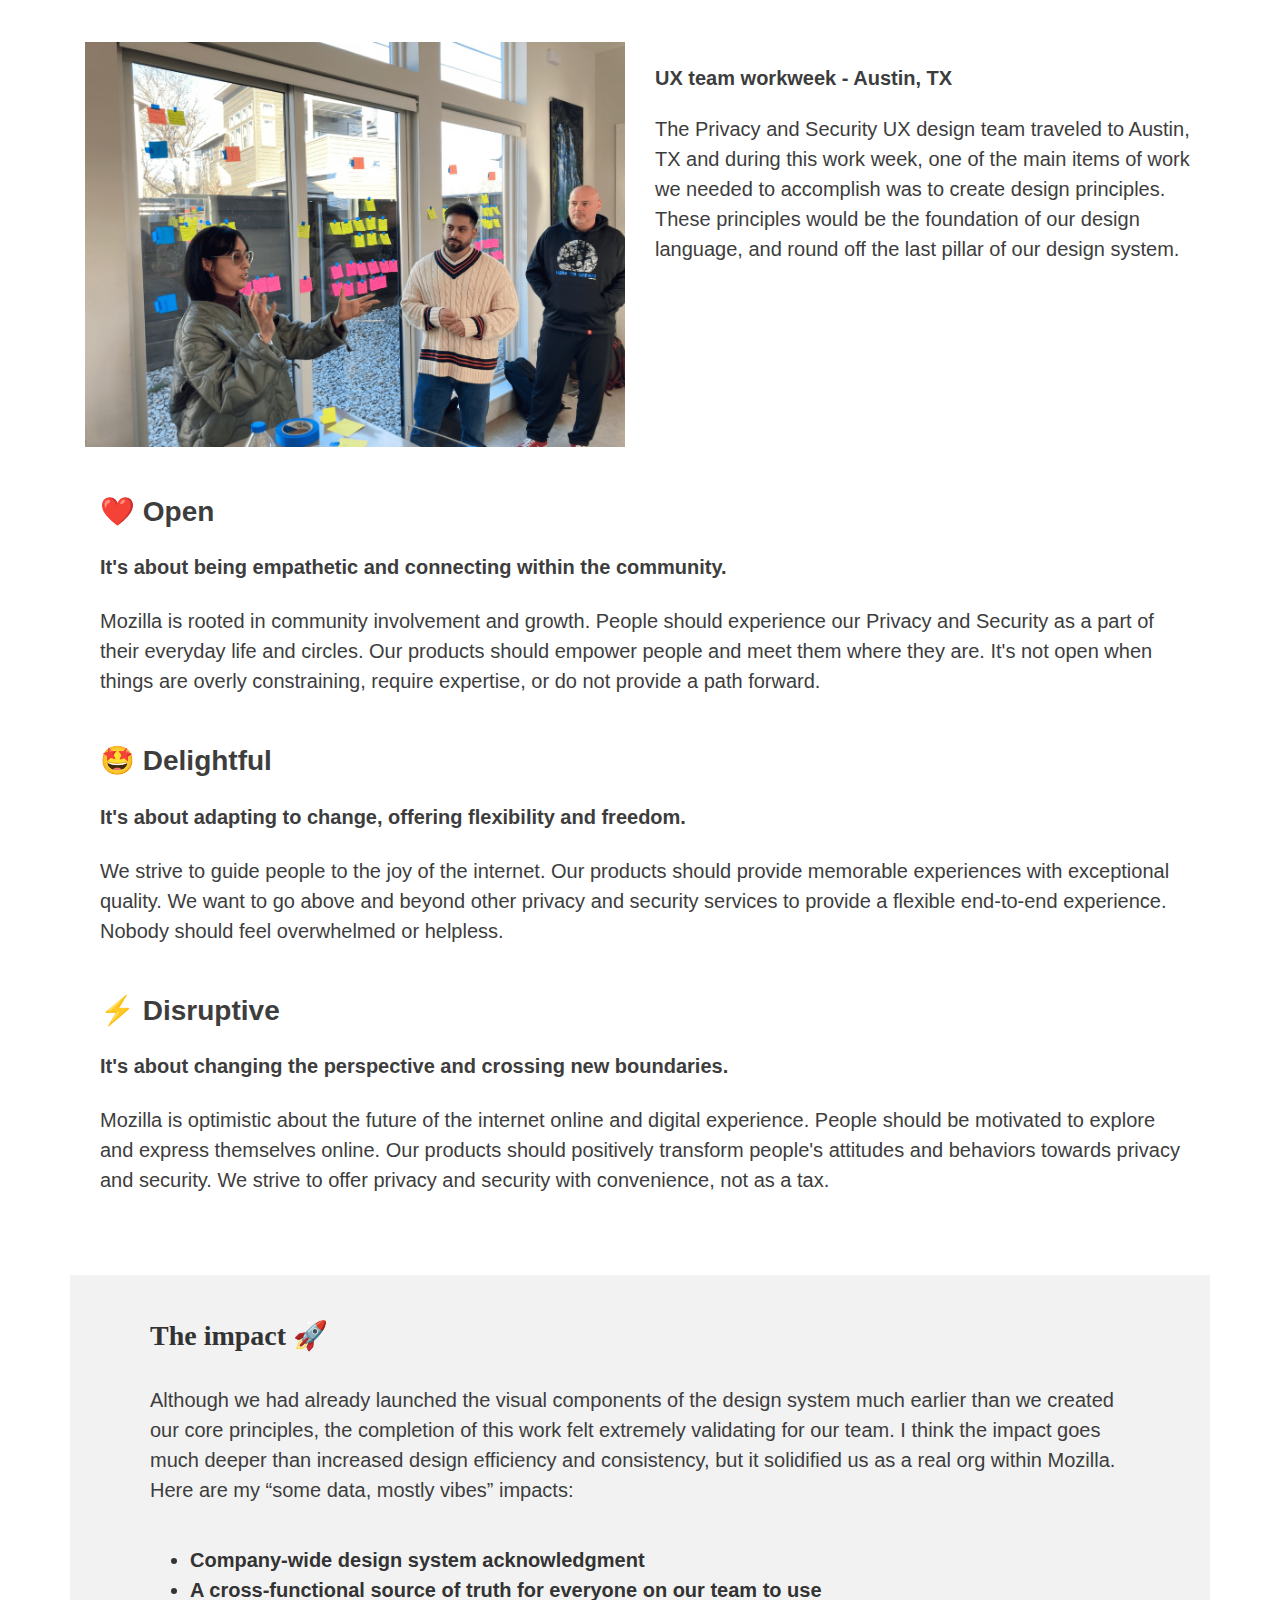
<file: nebula.html>
<!DOCTYPE html>
<html lang="en">
	<head>
		<meta charset="UTF-8" />
		<meta name="viewport" content="width=device-width, initial-scale=1.0" />
		<title>Peter Benvenuto</title>
		<link rel="shortcut icon" type="image/png" href="./assets/images/icon-logo.png">
		<link rel="stylesheet" type="text/css" href="./assets/css/index.css" />
		<link rel="stylesheet" type="text/css" href="./assets/css/normalize.css" />
		<link rel="stylesheet" href="./assets/css/animate.min.css" />
		<link rel="stylesheet" href="./assets/css/bootstrap.min.css" />
		<link rel="stylesheet" href="./assets/css/aos.css" />
		<link rel="stylesheet" href="./assets/css/slick.css" />
		<link rel="stylesheet" href="./assets/css/owl.carousel.min.css" />
		<link rel="stylesheet" href="/assets/css/jquery.fancybox.min.css">
        <link href="https://fonts.googleapis.com/css?family=Poppins:300,400,700,900" rel="stylesheet">
        <link href="/assets/css/all.min.css">
	</head>
	<body>

        <div id="overlayer"></div>
		<div class="loader">
		  <div class="spinner-grow" role="status">
			<span class="sr-only">Loading...</span>
		  </div>
		</div>

		<div class="site-wrap">
			<header>
				<div
					id="menu"
				>
					<div id="menu-bar2" onclick="menuOnClickTwo()">
						<div id="bar1" class="bar"></div>
						<div id="bar2" class="bar"></div>
						<div id="bar3" class="bar"></div>
					</div>
					<nav class="nav" id="nav2">
						<ul id="menu-items2" class="hidden">
							<li><a class="home" href="index.html">BACK HOME</a></li>
							<li><a href="#brief-section">OVERVIEW</a></li>
							<li><a href="#empathy-section">AUDIT</a></li>
							<li><a href="#defines-section">LIBRARY</a></li>
                            <li><a href="#proto-section">DOCUMENT</a></li>
							<li><a href="#implement-section">LANGUAGE</a></li>
						</ul>
					</nav>
				</div>

                <div class="menu-bg" id="menu-bg2"></div>
            </header>
            
            <section id="hero-section" class="site-blocks-cover-3">
                <div class="hero-text">
                    <h1 class="moz-title">Mozilla </br>Privacy & Security</h1>
                    <h3 class="moz-sub">Nebula Design System</h3>
                    <a class="moz-btn" href="#brief-section">Learn More</a>
                </div>
            </section>

            <section id="brief-section">
                <div class="container">
                    <div class="row">
                        <div class="brief">
                            <h3 class="moz-title-white">Creating the Nebula Design System</h3>
                            <p class="moz-body-white">I started working at Mozilla in 2021. The privacy and security org was small, and I started working in a team of 6 talent UX people. Mozilla VPN was a relatively new product, and our other products were still only in the “freemium” phase.</p>
    
                             <p  class="moz-body-white">We knew the team would be growing, and the need for design consistency would soon be a priority. We knew we needed a design system, and having built a design system at my previous company, my task was to own the creation of an org-wide design system from scratch.</p>
                        </div>
                    </div>
                </div>
			</section>

            <section id="challenge-section">
                <div class="container">
                    <h5 class="caption">THE CHALLENGE</h5>
                    <h3 class="moz-sub">What do we want to accomplish?</h3>
                    <p class="moz-body">Before starting, I had to determine the product and business goals. This included internal interviews with the design team, engineering team and managers. I needed to understand their business goals and our product goals.</p>

                     <h4 class="moz-body bold">High Level Goals:</h4>
                     <ol class="moz-body">
                        <li>Create efficiency for our design team, by saving time and the company money</li>
                        <li>Creating a bridge between designers and engineers, so that we have a single source of truth to refer to</li>
                        <li>Create true design consistency between 4 different product offerings</li>
                     </ol>
                    </br>

                     <h4 class="moz-body bold">My Role:</h4>
                     <p  class="moz-body">I owned and led this initiative as the sole designer. I was responsible for research, execution of the visual assets and documentation. I also worked together with a team of 10+ talented UX people to create a design language that would be the foundational piece to everything we do.</p>
                     <p  class="moz-body">The design system launched company-wide in early 2022, and the design language launched in early 2023.</p>
                    </div>
                </div>
			</section>

            <section id="approach-section">
                <div class="container">
                    <div class="row">
                        <h3 class="moz-sub">The approach</h3>
                        <p class="moz-body">In order to have a truly complete design system, you need to have 3 main components. These are the foundational building blocks to creating a design system:</p>
                        <ol class="moz-body mt-3">
                           <li>A design language</li>
                           <li>A component library</li>
                           <li>Documentation</li>
                        </ol>
                        <img class="col-md-12" src="assets/images/ds-approach-min.png" alt="design thinking">
                    </div>
                </div>
			</section>

            <section id="empathy-section">
                <div class="container">
                    <h5 class="caption">AUDIT</h5>
                    <h3 class="moz-sub">What do we currently have?</h3>
                    <div class="row">

						<div class="col-md-12 mt-5">
							<a class="fancybox" rel="group" href="/assets/images/ui-kit-min.png"><img class="heuristics" src="/assets/images/ui-kit-min.png" alt="image"></a>
						</div>

                        <div class="col-md-12 mt-5">
                            <p class="moz-body">Before starting any work on a new design system, I had to lead an internal audit of everything we had in Figma. Long story short, we didn’t have much. <span class="bold">What I did find was that the entire org was working with an extremely limited figma file of loose components akin to a small UI kit.</span></p>
						</div>
                        <div class="col-md-12">
                            <p class="moz-body">After cataloging and organizing what items can be salvaged and reused, I was able to start working on reimagining our team’s new design system.</p>
						</div>

					</div>

                    <h3 class="moz-sub mt-5">Other internal products</h3>
                    <div class="row">

						<div class="col-lg-6 col-md-12 mt-5">
							<a href="https://mozilla.design/firefox/" target="_blank"><img class="heuristics" src="/assets/images/ff-brand-min.png" alt="image"></a>
						</div>

                        <div class="col-lg-6 col-md-12 mt-5">
							<a href="https://mozilla.design/mozilla/" target="_blank"><img class="heuristics" src="/assets/images/moz-brand-min.png" alt="image"></a>
						</div>

                        <div class="col-md-12 mt-3">
                            <p class="moz-body">I also looked at our company branding and other design systems and brand guidelines within the company. We had the <a href="https://mozilla.design/firefox/" target="_blank">Firefox brand guidlines</a> and the <a href="https://mozilla.design/mozilla/" target="_blank">Mozilla brand guidelines.</a> Our products borrowed from both of these resources, so it required the creation of something new.</span></p>
						</div>

					</div>
                </div>
			</section>

            <section id="defines-section">
                <div class="container">
                    <h5 class="caption">COMPONENT LIBRARY</h5>
                    <h3 class="moz-sub">Text styles</h3>
                    <p  class="moz-body">The Mozilla brand has a design system called Protocol that was used for mainly marketing related web surfaces, the font sizing, line height and font weights would all be reused in our system. The only thing we would change would be the font pairing. We would use the same font-families used in the Firefox design system - the Firefox fonts are more UI friendly. I worked with engineers to add design tokens that matched the CSS classes within the codebase to create consistency between the design and the code.</p>

                    <div class="row mt-5">
                        <div class="col-lg-6 col-md-12 mt-3">
							<a class="fancybox" rel="group" href="/assets/images/typography-min.png"><img class="heuristics" src="/assets/images/typography-min.png" alt="image"></a>
						</div>

                        <div class="col-lg-6 col-md-12 mt-3">
							<a class="fancybox" rel="group" href="/assets/images/typography-web-min.png"><img class="heuristics" src="/assets/images/typography-web-min.png" alt="image"></a>
						</div>
                    </div>

                    <h3 class="moz-sub space-up">Colour palette</h3>
                    <p  class="moz-body">Another thing we were able to salvage from the previous system was the colour palette. We essentially used the same palette as all Mozilla/Firefox products, with a few additions. The lead designers for all of the core “Privacy and Security” products worked together to create primary color palettes for each product, and use these primary colours to inform minor tweaks to the larger, more robust secondary palette.</p>

                    <div class="row mt-5">
                        <div class="col-lg-6 col-md-12 mt-3">
							<a class="fancybox" rel="group" href="/assets/images/primary-colors-min.png"><img class="heuristics" src="/assets/images/primary-colors-min.png" alt="image"></a>
						</div>

                        <div class="col-lg-6 col-md-12 mt-3">
							<a class="fancybox" rel="group" href="/assets/images/secondary-colors-min.png"><img class="heuristics" src="/assets/images/secondary-colors-min.png" alt="image"></a>
						</div>
                    </div>

                </div>
			</section>

            <section id="annotations-section">
                <div class="container">
                    <div class="row">
                        <div class="col-md-12">

                            <h3 class="moz-sub center">Creating a component library of 40+ components</h3>
                            <p class="moz-body center">I organized these coponents by device (Web vs. mobile) since our products were either web-apps or cross-platform apps. I also made sure to categorize them using <a href="https://atomicdesign.bradfrost.com/chapter-2/" target="_blank">Atomic Design Principles</a> as a guide.</p>

                            <video class="mt-5"  autoplay loop muted playsinline>
                                <source src="assets/images/library.mp4" type="video/mp4" />
                                <source src="assets/images/library.mp4" type="video/ogg" />
                                Your browser does not support the video tag.
                            </video>
                              
                        </div>

                        <div class="col-md-12 space-up mt-5">

                            <h3 class="moz-sub center">Using 1000+ variants to hold component states</h3>
                            <p class="moz-body center">The previous UI Kit did not have any variants. I was able to take each component and create 1000+ variants. This made it inifinitely easier to display state in our designs without having to recreate the components over and over.</p>

                            <video class="mt-5"  autoplay loop muted playsinline>
                                <source src="assets/images/variants.mp4" type="video/mp4" />
                                <source src="assets/images/variants.mp4" type="video/ogg" />
                                Your browser does not support the video tag.
                            </video>
                              
                        </div>

                        <div class="col-md-12 space-up mt-5">

                            <h3 class="moz-sub center">Using variables for easy coponent modification</h3>
                            <p class="moz-body center">Another upgrade I made to the system was utilizing variables. This would allow us to modify components without having to detatch the instance. For example, adding icons to the left or right side of buttons.</p>

                            <video class="mt-5"  autoplay loop muted playsinline>
                                <source src="assets/images/variables.mp4" type="video/mp4" />
                                <source src="assets/images/variables.mp4" type="video/ogg" />
                                Your browser does not support the video tag.
                            </video>
                              
                        </div>

                        <div class="col-md-12 space-up mt-5">

                            <h3 class="moz-sub center">Creating resposnive components</h3>
                            <p class="moz-body center">Since we were scaling this design system to be used by 4 products, I needed to make these components adaptable. Using autolayout, I was able to make responsive components that we could resize to whichever viewport we were designing for.</p>

                            <video class="mt-5"  autoplay loop muted playsinline>
                                <source src="assets/images/responsive-card.mp4" type="video/mp4" />
                                <source src="assets/images/responsive-card.mp4" type="video/ogg" />
                                Your browser does not support the video tag.
                            </video>
                              
                        </div>
                    </div>
                </div>
            </section>

            <section id="teaser-section" class="site-blocks-cover-4">
                <div class="container">
                    <div class="row">
                        <div class="screens">
                            <h3 class="moz-title-white">Introducing: Nebula Design System</h3>
                            <p class="moz-body-light">We chose the name "Nebula" as a reference to Atmoic Design. A Nebula is also a region in space where new stars begin to form, similar to where we were as a design team.</p>
                        </div>
                    </div>
                </div>
            </section>

            <section id="proto-section">
                <div class="container">
                    <h5 class="caption">DOCUMENTATION</h5>
                    <h3 class="moz-sub">Creating a source of truth</h3>
                    <p  class="moz-body">A design system is the source of truth for your company's visual design language. I worked closely with UI engineers to realize their main goals for the design system:</p> </br>

                    <ol class="moz-body">
                        <li>Create robust documentation on usage of different styles and components across products</span></li>
                        <li>Create design tokens that would match their respective CSS styles across codebases</span></li>
                        <li>Allow this to be a tool to onboard new engineers into our org</li>
                    </ol>

                    <div class="row mt-5">
						<div class="col-lg-6 col-md-12">
							<a class="fancybox" rel="group" href="/assets/images/shadow-docs-min.png"><img class="heuristics" src="/assets/images/shadow-docs-min.png" alt="image"></a>
						</div>
                        <div class="col-lg-6 col-md-12">
                            <h4 class="moz-body bold">Why are we documenting?</h4>
                            <p  class="moz-body">A design system is more than just a UI Kit. Every UI component would have detailed usage documentation for designers, engineers or any team members to understand. We were in the process of moving our documentation to a documentation site called supernova, but it never materialized due to layoffs.</p></br>
						</div>

					</div>

                    <div class="row mt-5">
						<div class="col-lg-6 col-md-12">
							<a class="fancybox" rel="group" href="/assets/images/tokens.png"><img class="mockups" src="/assets/images/tokens.png" alt="image"></a>
						</div>
                        <div class="col-lg-6 col-md-12">
                            <h4 class="moz-body bold">Using design tokens</h4>
                            <p  class="moz-body">Design tokens are an integral part to creating a cross-functional design system. I worked with the engineers from multiple products to understand the naming conventions of their CSS classes. Using those classes I was able to construct design tokens that would easily match those CSS classes to create value for both designers and engineers.</p></br>
						</div>

					</div>
                </div>
			</section>

            <section id="implement-section">
                <div class="container">
                    <h5 class="caption">DESIGN LANGUAGE</h5>
                    <h3 class="moz-sub">Creating our core design principles</h3>
                    <div class="row mt-5">
						<div class="col-lg-6 col-md-12">
							<a class="fancybox" rel="group" href="/assets/images/work-week-min.png"><img class="mockups" src="/assets/images/work-week-min.png" alt="image"></a>
						</div>
                        <div class="col-lg-6 col-md-12">
                            <h4 class="moz-body bold">UX team workweek - Austin, TX</h4>
                            <p  class="moz-body">The Privacy and Security UX design team traveled to Austin, TX and during this work week, one of the main items of work we needed to accomplish was to create design principles. These principles would be the foundation of our design language, and round off the last pillar of our design system.</p></br>
						</div>

					</div>

                    <div class="col-md-12 mt-5">
                        <h4 class="moz-body-lg bold"> &#x2764; Open</h4>
                        <p  class="moz-body bold">It's about being empathetic and connecting within the community.</p>
                        <p  class="moz-body">Mozilla is rooted in community involvement and growth. People should experience our Privacy and Security as a part of their everyday life and circles. Our products should empower people and meet them where they are.  It's not open when things are overly constraining, require expertise, or do not provide a path forward.</p>
                    </div>

                    <div class="col-md-12 mt-5">
                        <h4 class="moz-body-lg bold"> &#129321; Delightful</h4>
                        <p  class="moz-body bold">It's about adapting to change, offering flexibility and freedom.</p>
                        <p  class="moz-body">We strive to guide people to the joy of the internet. Our products should provide memorable experiences with exceptional quality. We want to go above and beyond other privacy and security services to provide a flexible end-to-end experience. Nobody should feel overwhelmed or helpless.</p>
                    </div>

                    <div class="col-md-12 mt-5">
                        <h4 class="moz-body-lg bold"> &#9889; Disruptive</h4>
                        <p  class="moz-body bold">It's about changing the perspective and crossing new boundaries.</p>
                        <p  class="moz-body">Mozilla is optimistic about the future of the internet online and digital experience. People should be motivated to explore and express themselves online. Our products should positively transform people's attitudes and behaviors towards privacy and security. We strive to offer privacy and security with convenience, not as a tax.</p>
                    </div>

                    <div class="quote-box-2 mt-10 row">
                        <h3 class="moz-sub">The impact 🚀</h3>
                        <p  class="moz-body">Although we had already launched the visual components of the design system much earlier than we created our core principles, the completion of this work felt extremely validating for our team. I think the impact goes much deeper than increased design efficiency and consistency, but it solidified us as a real org within Mozilla. Here are my “some data, mostly vibes” impacts:</p> 

                        <ul class="moz-body">
                            <li class="bold">Company-wide design system acknowledgment</li>
                            <li class="bold">A cross-functional source of truth for everyone on our team to use</li>
                            <li class="bold">Time and money saved on faster more efficient designs</li>
                            <li class="bold">A solid foundation of 40+ components and 1000+ variants, to scale</li>
                        </ul>
                    </div> 

                    <!-- <div class="col-md-12 space-up mt-5">

                        <h3 class="moz-sub center">What did we do next?</h3>
                        <p class="moz-body center">The plan was to round off our design system by working together with content to create our “Voice and Tone” content guidelines. We also planned to move Nebula’s documentation from inside Figma to a docs hosting site called Supernova. <span class="bold">This work was set to kickoff, but never materialized due to layoffs.</span></p>
                          
                    </div> -->

                </div>
			</section>

            <section id="end-section">
                <div class="container">
                    <div class="brief">
                        <h3 class="moz-title-white mb-5">Thank you for reading!</h3>
                        <a href="mozilla-conversion-funnel.html" class="new-case-btn"><i class="fas fa-arrow-left"></i> Mozilla VPN: Improving the Conversion Funnel
                        </a>
    
                     </div>
                </div>
			</section>



			<footer id="footer-section" class="footer">
				<img class="logo" src="/assets/images/p-logo.png" alt="logo"> </br>
				
				<a class="text-btn foot" href="mailto:peterbenvenuto90@gmail.com" target="_top">peterbenvenuto90@gmail.com</a>
				  <div class="wrap">
					<a href="https://www.linkedin.com/in/peter-benvenuto/" target="_blank" class="hover-fx"><i class="fab fa-linkedin-in"></i></a>
					<a href="https://github.com/PeterBen90" target="_blank" class="hover-fx"><i class="fab fa-github-alt"></i></a>
					<a href="https://dribbble.com/PeterBen90" target="_blank" class="hover-fx"><i class="fab fa-dribbble"></i></a>
					<a href="mailto:peterbenvenuto90@gmail.com" target="_top" class="hover-fx"><i class="fas fa-envelope"></i></a>
				  </div>

				  <div class="copyright">
					Copyright &copy;<script>document.write(new Date().getFullYear());</script> All rights reserved | Made with <i class="fas fa-coffee"></i> and <i class="fab fa-js"></i> by Peter Benvenuto.
				  </div>
				  
			</footer>
		</div>
	
	  

		<script src="./assets/js/jquery-1.12.4.min.js"></script>
		<script src="./assets/js/bootstrap.min.js"></script>
		<script src="./assets/js/wow.min.js"></script>
		<script src="./assets/js/aos.js"></script>
		<script src="./assets/js/slick.min.js"></script>
		<script src="./assets/js/owl.carousel.min.js"></script>
		<script src="./assets/js/parallax.min.js"></script>
		<script src="/assets/js/jquery.fancybox.min.js"></script>
		<script src="/assets/js/all.min.js"></script>

        <script type="text/javascript" src="./assets/js/zenfit.js"></script>
		<!-- <script type="text/javascript" src="./assets/js/index.js"></script> -->
		<script>
			new WOW().init();
		</script>
	</body>
</html>
</file>
<file: assets/css/index.css>
* {
	box-sizing: border-box;
}

:root {
	--contrast: #000000;
	--bgColor: #f6f6f6;
	--fontColor: #000000;
}

html,
body {
	padding: 0;
	margin: 0;
	overflow-x: hidden !important;
	transition: background-color 0.5s;
	transition: background-image 0.5s;
}

#main {
	min-height: 100vh; /* Fallback for browsers that do not support Custom Properties */
	min-height: calc(var(--vh, 1vh) * 100);
	/* background-color: var(--bgColor); */
	border-bottom: solid 2px #eaeaea;
	font-family: 'Poppins', sans-serif !important;
	font-weight: 900 !important;
	transition: background-color 0.5s;
	transition: background-image 0.5s;
}

.switch {
	display: flex;
	border-radius: 50px;
	width: 3rem;
	padding: 0.3rem;
	background-color: rgba(255, 255, 255, 0.397);
	transition: background-color 0.2s;
	cursor: pointer;
	z-index: 9999999;
	float: right;
}

.btn-toggle {
	width: 20px;
	height: 20px;
	border-radius: 20px;
	background-color: white;
	transition: transform 0.1s;
}

/* Dark Theme */

.dark-theme #main {
	/* background-color: #ffc300 !important; */
	/* border-bottom: 2px solid #dcdcdc; */
	background-image: url('/assets/images/marble.png') !important;
	background-position: center;
	background-repeat: no-repeat;
	background-size: cover;
	transition: background-image 0.5s;
	transition: background-color 0.5s;
}

.dark-theme footer {
	/* background-color: #ffc300 !important; */
	background-image: url('/assets/images/marble.png') !important;
	background-position: center;
	background-repeat: no-repeat;
	background-size: cover;
	transition: background-image 0.5s;
	transition: background-color 0.5s;
}

.dark-theme .switch {
	background-color: #ffc300;
}

.dark-theme .btn-toggle {
	transform: translateX(17px);
}

.flex {
	display: flex;
	justify-content: center;
	align-items: center;
	font-family: 'Poppins', sans-serif;
	font-weight: 900 !important;
}

.box {
	padding: 0px 10px;
	font-size: 60px;
	font-weight: 900 !important;
	font-family: 'Poppins', sans-serif;
	color: var(--fontColor);
}

.animate-slideup {
	margin-right: 16px;
	transform: translateY(200px) rotate(15deg);
	-webkit-transform: translateY(200px) rotate(15deg);
	-moz-transform: translateY(200px) rotate(15deg);
	animation: slideup 1000ms cubic-bezier(0.65, 0, 0.35, 1) 1 forwards;
	transform-origin: top center;
	font-family: 'Poppins', sans-serif !important;
	font-weight: bold;
}

@keyframes slideup {
	0% {
		transform: translateY(200px) rotate(20deg);
		-webkit-transform: translateY(200px) rotate(20deg);
		-moz-transform: translateY(200px) rotate(20deg);
	}
	100% {
		transform: translateY(0px) rotate(0deg);
		-webkit-transform: translateY(0px) rotate(0deg);
		-moz-transform: translateY(0px) rotate(0deg);
	}
}

.fs {
	height: 12px;
	width: 12px;
	background-color: #ffc300;
	margin-left: -16px;
	margin-top: 28px;
	opacity: 0;
	animation: rotate-fs 1800ms cubic-bezier(0.5, 1, 0.89, 1) forwards;
	transform-origin: center;
}

@keyframes rotate-fs {
	0% {
		transform: rotate(0deg) scale(0);
		-webkit-transform: rotate(0deg) scale(0);
		-moz-transform: rotate(0deg) scale(0);
		opacity: 0;
	}
	30% {
		opacity: 1;
		transform: rotate(0deg) scale(1);
		-webkit-transform: rotate(0deg) scale(1);
		-moz-transform: rotate(0deg) scale(1);
	}
	100% {
		transform: rotate(720deg);
		-webkit-transform: rotate(720deg);
		-moz-transform: rotate(720deg);
		opacity: 1;
	}
}

.curtain {
	position: fixed;
	background-color: var(--contrast);
	width: 100vw;
	min-height: 100vh;
	top: 0px;
	left: 0px;
}

.progressBar {
	height: 2px;
	width: 2px;
	background-color: var(--bgColor);
}

.progressGrow-animation {
	animation: grow 2000ms cubic-bezier(0.65, 0, 0.35, 1) 1 forwards;
}

@keyframes grow {
	0% {
		width: 0px;
	}
	50% {
		width: calc(100vw);
		height: 2px;
	}
	100% {
		width: calc(100vw);
		height: calc(100vh);
	}
}

@media (max-width: 800px) {
	.flex {
		flex-wrap: wrap;
	}
	.animate {
		margin-right: 4px;
	}
	.fs {
		height: 12px;
		width: 12px;
		margin-top: 30px;
	}
}

@media (max-width: 520px) {
	.box {
		font-size: 40px;
	}
	.main {
		border: 5px solid #fc3c3c;
	}
	.animate-slideup {
		margin-right: 6px;
	}
	.fs {
		height: 8px;
		width: 8px;
		margin-left: -4px;
		margin-top: 20px;
	}
}

/* Menu */

body {
	background-color: #ffffff;
}

#menu {
	z-index: 5;
}

#menu-bar {
	width: 45px;
	height: 40px;
	margin: 30px 20px 0 115px;
	cursor: pointer;
}

.bar {
	height: 5px;
	width: 100%;
	background-color: #000000;
	display: block;
	border-radius: 5px;
	transition: 0.3s ease;
}

#bar1 {
	transform: translateY(-4px);
}

#bar3 {
	transform: translateY(4px);
}

.nav {
	transition: 0.3s ease;
	display: none;
}

.nav li {
	list-style: none;
	padding: 10px 0;
	text-align: right;
}

.nav li a {
	color: white;
	font-size: 16px;
	text-decoration: none;
	font-family: 'Poppins';
}

.nav li a:hover {
	color: #ffc300;
	transition: all 0.8s;
}

.is-active {
	color: #ffc300 !important;
	transition: all 0.8s;
}

.menu-bg,
#menu {
	top: 0;
	right: 0;
	position: fixed;
}

.menu-bg {
	z-index: 1;
	width: 0;
	height: 0;
	margin: 30px 0 20px 20px;
	background: radial-gradient(circle, rgba(0, 0, 0, 0.9), rgba(0, 0, 0, 0.9));
	border-radius: 50%;
	transition: 0.3s ease;
	transform: translate(60%, -26%);
	-webkit-transform: translate(60%, -26%);
	-moz-transform: translate(60%, -26%);
	box-shadow: 0 8px 12px 0 rgba(0, 0, 0, 0.4), 0 6px 20px 0 rgba(0, 0, 0, 0.4);
}

.change {
	display: block;
}

.change .bar {
	background-color: white;
}

.change #bar1 {
	transform: translateY(4px) rotateZ(-45deg);
}

.change #bar2 {
	opacity: 0;
}

.change #bar3 {
	transform: translateY(-6px) rotateZ(45deg);
}

.change-bg {
	width: 520px;
	height: 460px;
	transform: translate(60%, -26%);
	-webkit-transform: translate(60%, -26%);
	-moz-transform: translate(60%, -26%);
}

/* Additional Styles */

.logo {
	height: 90px;
	margin-bottom: -80px;
	width: auto;
	position: relative;
	bottom: 5px;
}

.about {
	text-align: center;
	height: 100%;
	width: 100%;
	margin-top: 100px;
}

.work,
.contact,
.testimonials,
.contact2 {
	text-align: center;
	height: 100%;
	width: 100%;
	margin-top: 100px;
	margin-bottom: 100px;
}

.testimonials {
	/* background-image: url("/assets/images/bg2-img.png");
	background-position: center;
	background-repeat: no-repeat;
	background-size: cover; */
	padding-top: 80px;
	padding-bottom: 80px;
	border-top: solid 2px #eaeaea;
	border-bottom: solid 2px #eaeaea;
}

.me2 {
	width: 500px;
	height: auto;
	position: absolute;
	bottom: 2px;
}

.curtain {
	z-index: 100000000;
}

.animate-slideup {
	z-index: 3;
}

.hidden {
	display: none;
}

.form-btn {
	float: right;
}

.section-title {
	font-weight: bold;
	font-size: 3rem;
	letter-spacing: 1px;
	font-family: 'Poppins', sans-serif !important;
	font-weight: 700 !important;
}

.flexbox {
	display: flex;
	margin-top: 50px;
	margin-bottom: 30px;
	text-align: center;
}

.flexbox div {
	flex: 1;
	margin: 8px;
}

.flexbox div img {
	width: 100%;
	height: 100px;
	width: auto;
}

.icon-text {
	font-weight: 600;
	letter-spacing: 2px;
}

.container {
	text-align: left;
}

.diff-text {
	font-weight: bold;
	font-size: 40px;
	background: linear-gradient(to top, #ffc300 40%, transparent 40%);
	color: #212529;
}

.intro-text,
.intro-text2 {
	font-size: 25px;
}

.chow {
	height: 32px;
	width: auto;
	color: #7d7d80;
}

.intro-text2 {
	margin-top: 60px;
	color: #7d7d80;
}

.intro-text {
	color: #7d7d80;
}

.footer h3 {
	text-align: center;
	height: 30vh;
}

.text-btn {
	font-size: 25px;
	font-weight: bold;
	text-decoration: none;
	color: rgb(33, 37, 41);
	background-image: linear-gradient(to top, #ffc300 40%, transparent 40%);
	background-repeat: no-repeat;
	background-size: 0 100%;
	transition: background-size 0.4s ease;
}

.text-btn:hover {
	background-size: 100% 100%;
	color: #000000;
	text-decoration: none;
}

.sub-header {
	font-size: 25px;
	margin-top: 50px;
	margin-bottom: 50px;
	margin-left: 20px;
	margin-right: 20px;
	color: #7d7d80;
}

.resume {
	float: right;
}

/* effects */

.boxy:before {
	content: '';
	position: absolute;
	top: 0;
	left: 0;
	width: 100%;
	height: 100%;
	background-color: rgba(0, 0, 0, 0.9);
	opacity: 0;
	transition: all 0.5s ease 0s;
}
.boxy:hover:before {
	opacity: 1;
}
.boxy {
	text-align: center;
	position: relative;
	overflow: hidden;
	color: #fff;
	margin-top: 30px;
	border-radius: 4px;
}
.boxy:after {
	content: '';
	position: absolute;
	height: 100%;
	width: 100%;
	left: 170%;
	top: 0;
	transform: skewX(45deg);
	transition: all 1s ease 0s;
	background-color: rgba(255, 255, 255, 0.3);
	z-index: 1;
}
.boxy:hover:after {
	left: -170%;
	top: 0;
}
.boxy img {
	width: 100%;
	height: auto;
}
.boxy .box-content {
	position: absolute;
	bottom: -100%;
	left: 0;
	width: 100%;
	transition: all 0.5s ease 0s;
}
.boxy:hover .box-content {
	bottom: 35%;
}
.boxy .box-content .name {
	font-size: 22px;
	font-weight: 700;
	margin: 0 0 10px;
	display: block;
	text-transform: uppercase;
	letter-spacing: 1px;
}
.boxy .box-content .post {
	display: block;
	font-size: 20px;
	font-weight: 400;
	margin-bottom: 25px;
	margin-left: 20px;
	margin-right: 20px;
}

.work-sub {
	margin-top: 80px;
	letter-spacing: 1px;
	font-family: 'Poppins', sans-serif !important;
	font-weight: 700 !important;
}

/* Button Hover */

.grid-container {
	display: grid;
}

.grid-child a {
	font-size: 18px;
	padding: 10px 20px 10px 20px;
}

.solidReveal {
	border: 2px solid #ffc300;
	background-color: #ffc300;
	color: black !important;
	border-radius: 4px;
}

.solidReveal span {
	cursor: pointer;
	display: inline-block;
	position: relative;
	transition: 0.5s;
}

.solidReveal span:after {
	content: '\21E8';
	position: absolute;
	opacity: 0;
	top: 0;
	right: -20px;
	transition: 0.5s;
}

.solidReveal:hover span {
	padding-right: 25px;
}

.solidReveal:hover span:after {
	opacity: 1;
	right: 0;
}

.underline {
	border-bottom: 5px solid rgb(33, 37, 41);
	color: white;
	margin-left: 47%;
	margin-right: 47%;
}

.testimonial {
	max-width: 800px;
	margin: 0 auto !important;
	text-align: center;
	margin-top: 80px !important;
}
.testimonial blockquote {
	font-size: 1.5rem;
	font-style: italic;
}
.testimonial figure img {
	max-width: 100px;
	margin: 0 auto;
	border-radius: 50%;
}

.testimonial-wrap .owl-nav {
	display: none;
}

.slide-one-item .owl-dots {
	text-align: center;
}
.slide-one-item .owl-dots .owl-dot {
	display: inline-block;
	margin: 4px;
}
.slide-one-item .owl-dots .owl-dot span {
	display: inline-block;
	width: 10px;
	height: 10px;
	border-radius: 50%;
	background: #888888;
}
.slide-one-item .owl-dots .owl-dot.active span {
	background: #ffc300;
}

.fa-user-circle {
	font-size: 48px;
	margin-right: 20px;
	margin-bottom: 15px;
}

.send-icn {
	fill: black;
	margin-top: 30px;
}

.send-icn:hover {
	fill: #333;
	cursor: pointer;
	transition: all 0.4s ease;
}

button {
	background: none;
	border: none;
	outline: none;
	margin: 2vmax;
	outline: 0 !important;
}

button:focus {
	outline: 0 !important;
}

button:hover small {
	opacity: 1;
}

small {
	display: block;
	opacity: 0;
}

.form-control {
	border-radius: 4px !important;
	border: 3px solid black !important;
}

.form-control:focus {
	border-color: #ffc300 !important;
	box-shadow: 0 5px 5px 0 rgba(233, 240, 243, 0.5), 0 0 0 1px #e6ecf8 !important;
}

.contact-form {
	margin-top: 60px;
}

/* Media Queries */

@media (max-width: 520px) {
	.work-sub {
		font-size: 1.3rem !important;
	}

	.sub-header {
		text-align: left;
	}

	.change-bg {
		width: 450px;
		height: 420px;
	}

	.nav li a {
		font-size: 15px;
	}

	.logo {
		height: 150px !important;
	}

	.me2 {
		width: 300px !important;
		height: auto;
	}

	#menu-bar {
		height: 30px;
		width: 35px;
	}

	.section-title {
		font-size: 2rem !important;
	}

	.about {
		margin-top: 80px !important;
	}

	.flexbox div img {
		width: 100%;
		height: 50px !important;
		width: auto;
	}

	.icon-text {
		font-weight: 600;
		letter-spacing: 2px;
		font-size: 10px;
	}

	.flexbox {
		margin-top: 25px !important;
		margin-bottom: 10px !important;
	}

	.intro-text,
	.intro-text2 {
		font-size: 20px !important;
	}

	.intro-text2 {
		margin-top: 0 !important;
	}

	.diff-text {
		font-size: 30px !important;
	}

	.about {
		margin-top: 100px !important;
	}

	.sub-header {
		font-size: 20px !important;
	}

	.text-btn {
		font-size: 20px !important;
	}

	.underline {
		margin-left: 41% !important;
		margin-right: 41% !important;
	}

	.testimonial blockquote {
		font-size: 18px !important;
	}

	.contact-form {
		margin-top: 20px !important;
	}
	.foot {
		font-family: 'Poppins', sans-serif !important;
		letter-spacing: 1px;
		font-size: 18px !important;
		font-weight: 700 !important;
	}

	footer {
		padding-bottom: 10% !important;
	}

	.hover-fx {
		font-size: 20px !important;
		width: 50px !important;
		height: 50px !important;
		line-height: 52px !important;
	}

	.wrap {
		margin-top: 30px !important;
	}

	.copyright {
		margin-top: 20px !important;
		font-size: 12px !important;
		padding-left: 20px !important;
		padding-right: 20px !important;
	}

	.fa-coffee,
	.fa-js {
		font-size: 20px !important;
	}

	.fa-chevron-up {
		display: none !important;
	}

	.boxy:hover .box-content {
		bottom: 30% !important;
	}

	.logo {
		height: 80px !important;
		width: auto !important;
	}
}

@media (max-width: 768px) {
	.nav li a {
		font-size: 15px;
	}

	.sub-header {
		text-align: left;
	}

	#menu-bar {
		height: 30px;
		width: 35px;
	}

	.flexbox {
		margin-top: 25px !important;
	}

	.underline {
		margin-left: 41% !important;
		margin-right: 41% !important;
	}

	.fa-chevron-up {
		display: none !important;
	}
}

footer {
	background: #f6f6f6;
	padding-bottom: 2%;
	width: 100%;
	height: 100%;
	border-top: solid 2px #eaeaea;
	text-align: center;
	transition: background-color 0.2s;
}

.foot {
	font-family: 'Poppins', sans-serif !important;
	letter-spacing: 1px;
	font-size: 25px;
	font-weight: 700 !important;
}

.hover-fx {
	font-size: 25px;
	display: inline-block;
	cursor: pointer;
	margin: 15px;
	width: 60px;
	height: 60px;
	line-height: 62px;
	border-radius: 50%;
	text-align: center;
	position: relative;
	color: #000;
	background-color: rgba(0, 0, 0, 0.2);
	transition: 300ms;
}

.hover-fx:after {
	pointer-events: none;
	position: absolute;
	width: 100%;
	height: 100%;
	border-radius: 50%;
	content: '';
	box-sizing: content-box;
	box-shadow: 0 0 0 3px #000;
	top: 0;
	left: 0;
	opacity: 0;
	transition: 300ms;
}

.hover-fx:hover {
	background-color: #000;
	color: #fff !important;
}

.hover-fx:hover:after {
	opacity: 1;
	transform: scale(1.15);
}

.wrap {
	margin-top: 50px;
}

.fa-coffee,
.fa-js {
	font-size: 25px;
	margin: 2px;
}

.copyright {
	margin-top: 30px;
}

.fa-chevron-up {
	float: right;
	position: relative;
	margin-right: 5%;
	bottom: 60px;
	font-size: 50px;
	color: black;
	font-size: 30px;
	border: 5px solid #000;
	padding: 10px;
}

@keyframes bounce {
	0%,
	100%,
	20%,
	50%,
	80% {
		-webkit-transform: translateY(0);
		-ms-transform: translateY(0);
		transform: translateY(0);
	}
	40% {
		-webkit-transform: translateY(-30px);
		-ms-transform: translateY(-30px);
		transform: translateY(-30px);
	}
	60% {
		-webkit-transform: translateY(-15px);
		-ms-transform: translateY(-15px);
		transform: translateY(-15px);
	}
}
.fa-chevron-up {
	-webkit-animation-duration: 1s;
	animation-duration: 1s;
	-webkit-animation-fill-mode: both;
	animation-fill-mode: both;
	-webkit-animation-timing-function: ease-in-out;
	animation-timing-function: ease-in-out;
	animation-iteration-count: infinite;
	-webkit-animation-iteration-count: infinite;
}

.fa-chevron-up:hover {
	cursor: pointer;
	animation-name: bounce;
	-moz-animation-name: bounce;
}

/* -------------------------- ZENFIT STYLES ------------------------------ */

.logo {
	height: 100px;
	width: auto;
	margin-bottom: 50px;
	margin-top: 80px;
}

.back-btn {
	font-size: 20px !important;
	font-weight: 500;
	cursor: pointer;
	/* background-color: #111; */
	color: #000;
	padding: 10px 15px !important;
	position: relative;
	top: -75px;
	margin-left: 15px;
	border: 5px solid #000;
	transition: all 0.5s;
}

.back-btn:hover {
	background-color: #000;
	transition: all 0.5s;
	text-decoration: none;
	color: #fff;
}

.fa-arrow-left {
	margin-right: 8px;
}

/* Zenfit Menu */

#menu2 {
	z-index: 5;
}

#menu-bar2 {
	width: 45px;
	height: 40px;
	margin: 30px 20px 0 80px;
	cursor: pointer;
}

.bar {
	height: 5px;
	width: 100%;
	background-color: #000000;
	display: block;
	border-radius: 5px;
	transition: 0.3s ease;
}

#bar1 {
	transform: translateY(-4px);
}

#bar3 {
	transform: translateY(4px);
}

.nav {
	transition: 0.3s ease;
	display: none;
}

.nav li {
	list-style: none;
	padding: 10px 0;
	text-align: right;
}

.nav li a {
	color: white;
	font-size: 16px;
	text-decoration: none;
}

.nav li a:hover {
	color: #ffc300;
	transition: all 0.8s;
}

.is-active2 {
	color: #ffc300 !important;
	transition: all 0.8s;
}

.menu-bg,
#menu2 {
	top: 0;
	right: 0;
	position: fixed;
}

.menu-bg {
	z-index: 2;
	width: 0;
	height: 0;
	margin: 30px 0 20px 20px;
	background: radial-gradient(circle, rgba(0, 0, 0, 0.9), rgba(0, 0, 0, 0.9));
	border-radius: 50%;
	transition: 0.3s ease;
	transform: translate(60%, -26%);
	-webkit-transform: translate(60%, -26%);
	-moz-transform: translate(60%, -26%);
	box-shadow: 0 8px 12px 0 rgba(0, 0, 0, 0.4), 0 6px 20px 0 rgba(0, 0, 0, 0.4);
}

.change {
	display: block;
}

.change .bar {
	background-color: white;
}

.change #bar1 {
	transform: translateY(4px) rotateZ(-45deg);
}

.change #bar2 {
	opacity: 0;
}

.change #bar3 {
	transform: translateY(-6px) rotateZ(45deg);
}

.change-bg {
	width: 520px;
	height: 460px;
	transform: translate(60%, -26%);
	-webkit-transform: translate(60%, -26%);
	-moz-transform: translate(60%, -26%);
}

.zenfit-logo {
	width: 400px;
	height: auto;
	margin-top: 10%;
}

#home-section {
	height: 100%;
	width: 100%;
	margin-top: 100px;
	margin-bottom: 100px;
}

.zenfit-sub {
	margin-top: 30px;
}

.proto-btn {
	font-size: 20px !important;
	cursor: pointer;
	background-color: #397a8e;
	color: white !important;
	padding: 15px 20px !important;
	border: none;
	border-radius: 2px;
	position: relative;
	top: 30px;
	box-shadow: 0 5px 5px 0 rgba(233, 240, 243, 0.5), 0 0 0 1px #e6ecf8;
	transition: all 0.5s;
}

.proto-btn:hover {
	background-color: #29515e;
	transition: all 0.5s;
	text-decoration: none;
}

.mock {
	height: 560px;
	width: auto;
}

.discover,
.design,
.define,
.develop,
.deliver {
	text-align: center;
	height: 100%;
	width: 100%;
	margin-top: 100px;
	margin-bottom: 100px;
}

.design-process {
	width: 100%;
	height: auto;
}

.typography-image {
	width: 100%;
	height: auto;
}

.zoom {
	width: auto;
}

@media (max-width: 520px) {
	.zenfit-logo {
		width: 60% !important;
		height: auto;
		margin-top: 30% !important;
	}

	.mock {
		height: auto;
		margin-top: 100px;
	}

	#home-section {
		margin-top: 0;
		margin-bottom: 100px;
	}

	.contact .underline {
		margin-bottom: 20% !important;
	}

	.modal-btn,
	.modal-btn2 {
		font-size: 25px !important;
	}

	.form-title {
		margin-bottom: 10px !important;
	}

	.text-style1,
	.text-style2 {
		margin-bottom: -50px;
	}

	.zenfit-sub {
		font-size: 22px;
	}

	#discover-section {
		margin-top: 0 !important;
	}

	.market-research {
		margin-top: 100px !important;
	}

	.comp-image {
		margin-top: 50px !important;
	}

	.insights {
		margin-top: 80px !important;
	}

	.secondary {
		font-size: 1.3rem !important;
	}

	.icon-container,
	.define {
		margin-top: 80px !important;
	}

	.persona {
		margin-top: 80px !important;
	}

	.back-btn {
		position: relative;
		top: 25px !important;
	}

	.user-stories {
		margin-top: 50px !important;
	}

	.flow-text {
		margin-top: 80px !important;
	}

	.tiles {
		margin-top: 30px;
	}

	.colour-block {
		padding: 0 !important;
		margin-top: 50px !important;
		margin-bottom: 50px !important;
	}

	.colours {
		margin-top: 80px !important;
	}

	.logo-dev {
		padding: 0 !important;
		margin-top: 0 !important;
	}

	.wordmark {
		margin-top: 100px !important;
	}

	.colour-inject {
		padding: 0 !important;
		margin-top: 50px !important;
	}

	.inject {
		margin-top: 50px !important;
	}

	.try {
		margin-top: 100px !important;
	}

	.icon-sub {
		padding: 30px 0 0 0 !important;
	}

	.typography-image {
		margin-top: 80px !important;
	}

	.persona-image,
	.stories {
		margin-top: 50px !important;
	}

	.box-color > .square {
		font-size: 1rem !important;
		padding-left: 5px !important;
		padding-top: 18px !important;
	}
	.box-color > .square2 {
		font-size: 0.7rem !important;
		padding-left: 5px !important;
	}

	.box-color > img {
		height: calc(100% - 12vh) !important;
	}

	.process-text {
		margin-top: 50px !important;
	}

	.containers {
		height: 40vh !important;
	}
}

@media (max-width: 768px) {
	.mock {
		height: auto;
		width: 100%;
		margin-top: 100px;
	}

	.zenfit-logo {
		width: 100%;
		height: auto;
		margin-top: 50%;
	}
	.zenfit-sub {
		font-size: 22px;
	}

	.market-research {
		margin-top: 100px !important;
	}

	.comp-image {
		margin-top: 50px !important;
	}

	.tiles {
		margin-top: 30px;
	}

	.logo-dev {
		padding: 0 !important;
		margin-top: 0 !important;
	}

	.wordmark {
		margin-top: 100px !important;
	}

	.colour-block {
		padding: 0 !important;
		margin-top: 50px !important;
		margin-bottom: 50px !important;
	}

	.colour-inject {
		padding: 0 !important;
		margin-top: 50px !important;
	}

	.inject {
		margin-top: 50px !important;
	}

	.try {
		margin-top: 100px !important;
	}

	.icon-sub {
		padding: 30px 0 0 0 !important;
	}

	.typography-image {
		margin-top: 80px !important;
	}

	.persona-image,
	.stories {
		margin-top: 50px !important;
	}
}

/* Modal Box */

#hidden-content-2 {
	/* Custom styling */
	max-width: 550px;
	padding: 10px 30px 30px 30px;

	/* Custom transition - fade from top*/
	opacity: 0;
	transform: translateY(-50px);
	transition: all 0.3s;
}

#hidden-content-3 {
	/* Custom styling */
	max-width: 550px;
	padding: 10px 30px 30px 30px;

	/* Custom transition - fade from top*/
	opacity: 0;
	transform: translateY(-50px);
	transition: all 0.3s;
}

.fancybox-slide--complete #hidden-content-2 {
	opacity: 1;
	transform: translateY(0);
}

.fancybox-slide--complete #hidden-content-3 {
	opacity: 1;
	transform: translateY(0);
}

.contact .underline {
	margin-bottom: 8%;
}

.modal-btn {
	border: 5px solid #000;
	padding: 15px 30px 15px 30px;
	font-size: 30px;
	color: #000;
	transition: all 0.5s;
	border-radius: 4px;
	font-weight: 600;
}

.modal-btn:hover {
	color: #fff;
	background-color: #000;
	transition: all 0.5s;
	text-decoration: none;
}

.form-title {
	padding-top: 30px;
	margin-bottom: -20px;
	font-weight: bold;
}

.fa-envelope-open-text {
	margin-left: 8px;
}

.items {
	font-weight: bold;
}

.intro-text3 {
	font-size: 20px;
	color: #7d7d80;
	font-family: 'Helvetica Neue', sans-serif !important;
}

.text-style1 {
	font-size: 15px;
	color: #7d7d80;
	font-family: 'Helvetica Neue', sans-serif !important;
	font-weight: 500;
}

.text-style2 {
	font-size: 15px;
	color: #333;
	font-family: 'Uber Move Text', 'Helvetica Neue' !important;
	font-weight: 500;
}

.list-item {
	color: #7d7d80;
}

.process-text {
	margin-top: 100px;
}

#discover-section,
#process-section,
#define-section,
#develop-section,
#deliver-section {
	margin-top: 200px;
}

.prompt {
	text-align: center;
	font-size: 10px;
	margin-top: 5px;
}

.details {
	text-align: center;
	margin-top: 100px;
}

.moz-details {
	text-align: center;
	margin-top: 100px;
}

.details h5 {
	font-family: 'Poppins', sans-serif !important;
	font-weight: bold !important;
}

.moz-details h5 {
	font-family: 'Uber Move Text', 'Helvetica Neue' !important;
	font-weight: bold !important;
}

.upper {
	text-transform: uppercase;
}

.bold {
	font-weight: bold;
	color: #333;
}

.secondary {
	margin-bottom: 20px;
	font-weight: 600;
	font-family: 'Poppins', sans-serif !important;
}

.secondary-research {
	margin-top: 100px;
}

.list2 {
	margin-bottom: 30px;
}

.c-no {
	height: 150px;
	margin-top: 50px;
}

.counter-Txt {
	text-align: center;
	font-size: 20px;
	font-weight: bold;
	text-transform: uppercase;
	margin-top: 20px;
	color: #7d7d80;
}
.counter-Txt span {
	display: block;
	font-size: 36px;
	color: #000;
}
@media (min-width: 320px) and (max-width: 767px) {
	.c-no {
		height: 100%;
	}
	.counter-Txt {
		margin-top: 35px;
	}
	.margin-bot-35 {
		margin-bottom: 35px;
	}
}

.hmw {
	margin-top: 100px;
	text-align: center;
	font-weight: 600;
}

.fa-arrow-down {
	font-size: 50px;
	margin-top: 100px;
	-moz-animation: pulse 1.3s infinite;
	-webkit-animation: pulse 1.3s infinite;
	animation: bounce 3s infinite;
}

.bouncing {
	-moz-animation: pulse 1.3s infinite;
	-webkit-animation: pulse 1.3s infinite;
	animation: bounce 3s infinite;
}

.bouncing:hover {
	animation-play-state: paused;
}

@keyframes bounce {
	0%,
	20%,
	50%,
	80%,
	100% {
		transform: translateY(0);
	}
	20% {
		transform: translateY(5px);
	}
	60% {
		transform: translateY(5px);
	}
}

.market-research,
.persona {
	margin-top: 200px;
}

.comp-image {
	margin-top: 100px;
	width: 100%;
	height: auto;
	box-shadow: 0 10px 20px rgba(0, 0, 0, 0.1);
}

#scroll {
	position: fixed;
	right: 10px;
	bottom: 10px;
	cursor: pointer;
	width: 50px;
	height: 50px;
	background-color: #000;
	text-indent: -9999px;
	display: none;
	z-index: 10;
	transition: all 0.5s;
	border-radius: 4px;
}
#scroll span {
	position: absolute;
	top: 50%;
	left: 50%;
	margin-left: -8px;
	margin-top: -12px;
	height: 0;
	width: 0;
	border: 8px solid transparent;
	border-bottom-color: #ffffff;
}
#scroll:hover {
	background-color: #333;
	opacity: 1;
	filter: 'alpha(opacity=100)';
	-ms-filter: 'alpha(opacity=100)';
	transition: all 0.5s;
}

.interview-notes,
.persona-image,
.stories,
.sketch-image {
	height: auto;
	width: 100%;
	box-shadow: 0 10px 20px rgba(0, 0, 0, 0.1);
}

.watch-mock {
	height: auto;
	width: 100%;
}

.task-flows {
	height: auto;
	width: 100%;
	margin-top: 100px;
}

.wire-flows {
	height: auto;
	width: 100%;
	margin-top: 50px;
}

.primary-research {
	margin-top: 30px;
}

.define-text {
	margin-bottom: 50px;
}

.themes {
	width: 100%;
	height: auto;
}

.tiles {
	height: auto;
	width: 100%;
	box-shadow: 0 10px 20px rgba(0, 0, 0, 0.1);
	position: relative;
	top: 0;
	transition: ease 0.5s;
}

.tiles:hover {
	top: 10px;
	box-shadow: 0px 3px 15px rgba(0, 0, 0, 0.3) !important;
	transition: ease 0.5s;
}

.icon-container,
.intervention {
	margin-top: 100px;
}

.chosen {
	border: 5px solid #397a8e;
}

.user-stories {
	margin-top: 100px;
}

.sketches {
	margin-top: 150px;
}

.list-text {
	color: #7d7d80 !important;
}

.task-details {
	margin-top: -20px;
}

.flow-text {
	margin-top: -20px;
}

.bubbles {
	width: 100%;
	height: auto;
}

/* Owl Carousel */

.carousel-wrap {
	margin: 30px auto;
	padding: 0 5%;
	width: 100%;
	position: relative;
}

/* fix blank or flashing items on carousel */
.owl-carousel .item {
	position: relative;
	z-index: 100;
	backface-visibility: hidden;
	-webkit-backface-visibility: hidden;
}

/* end fix */
.owl-nav > div {
	margin-top: -26px;
	position: absolute;
	top: 40%;
	color: #000;
}

.owl-nav i {
	font-size: 35px;
}

.owl-nav .owl-prev {
	left: -30px;
}

.owl-nav .owl-next {
	right: -30px;
}

.version {
	margin-left: 10px;
}

.version-two,
.wireframes {
	margin-top: 80px;
}

.user-testing {
	margin-top: 50px;
}

.changes {
	height: auto;
	width: 100%;
	margin-top: 30px;
}

.change-list {
	margin-top: 20px;
	margin-bottom: 20px;
}

.mid-fi {
	margin-top: 100px;
}

/* Zenfit Carousels */

.owl-carousel .owl-dots {
	text-align: center;
}
.owl-carousel .owl-dots .owl-dot {
	display: inline-block;
	margin: 4px;
}
.owl-carousel .owl-dots .owl-dot span {
	display: inline-block;
	width: 10px;
	height: 10px;
	border-radius: 50%;
	background: #bbbbbb;
}
.owl-carousel .owl-dots .owl-dot.active span {
	background: #ffc300;
}

.icon-image {
	width: 100%;
	height: auto;
	margin-top: 50px;
	margin-bottom: 50px;
}

.colour-block {
	height: auto;
	width: 100%;
	padding: 150px;
	margin-top: -100px;
}

.colours {
	margin-top: 150px;
}

.logo-dev {
	height: auto;
	width: 100%;
	padding: 300px;
	margin-top: -250px;
}

.wordmark {
	margin-top: 200px;
}

.colour-inject {
	height: auto;
	width: 100%;
	padding: 50px;
}

.inject {
	margin-top: -200px;
}

.mockup2 {
	width: 100%;
	height: auto;
}

.try-me {
	margin-top: 100px;
}

.try {
	margin-top: 150px;
	text-align: center;
}

.video-btn {
	font-size: 20px !important;
	cursor: pointer;
	background-color: #c5576b;
	color: white !important;
	padding: 15px 21px !important;
	border: none;
	border-radius: 2px;
	transition: all 0.5s;
	position: relative;
	top: 40px;
	box-shadow: 0 5px 5px 0 rgba(233, 240, 243, 0.5), 0 0 0 1px #e6ecf8;
}

.video-btn:hover {
	background-color: #88404d;
	transition: all 0.5s;
	text-decoration: none;
}

.video-btn3 {
	font-size: 20px !important;
	cursor: pointer;
	background-color: #c5576b;
	color: white !important;
	padding: 15px 21px !important;
	border: none;
	border-radius: 2px;
	transition: all 0.5s;
	box-shadow: 0 5px 5px 0 rgba(233, 240, 243, 0.5), 0 0 0 1px #e6ecf8;
	margin-left: 10px;
}

.video-btn3:hover {
	background-color: #88404d;
	transition: all 0.5s;
	text-decoration: none;
}

.video-btn4 {
	font-size: 20px !important;
	cursor: pointer;
	background-color: #397a8e;
	color: white !important;
	padding: 15px 21px !important;
	border: none;
	border-radius: 2px;
	transition: all 0.5s;
	box-shadow: 0 5px 5px 0 rgba(233, 240, 243, 0.5), 0 0 0 1px #e6ecf8;
}

.video-btn4:hover {
	background-color: #29515e;
	transition: all 0.5s;
	text-decoration: none;
}

video:focus {
	outline: none;
}

.proto-btn2 {
	font-size: 20px !important;
	cursor: pointer;
	background-color: #397a8e;
	color: white !important;
	padding: 15px 46px !important;
	border: none;
	border-radius: 2px;
	transition: all 0.5s;
	box-shadow: 0 5px 5px 0 rgba(233, 240, 243, 0.5), 0 0 0 1px #e6ecf8;
}

.proto-btn2:hover {
	background-color: #29515e;
	transition: all 0.5s;
	text-decoration: none;
}

.view-proto-title {
	margin-bottom: 30px;
}

.fancybox-content {
	padding: 30px !important;
	border-radius: 4px;
}

.marketing-site {
	margin-top: 200px;
}

.responsive-text {
	margin-bottom: 50px;
}

.marketing-mockup {
	height: auto;
	width: 100%;
	margin-top: 100px;
}

.multi-platform {
	margin-top: 200px;
}

.key-learnings {
	margin-top: 100px;
}

.new-list {
	padding: 10px;
	z-index: 8;
}

.learning {
	height: auto;
	width: 100%;
	margin-top: 100px;
}

.learning-icons {
	text-align: center;
}

.icon-sub {
	padding: 30px;
}

.contact2 {
	margin-top: 150px;
	padding-bottom: 100px;
}

.two {
	margin-bottom: 80px !important;
}

.connect {
	margin-bottom: 100px;
}

.modal-btn2 {
	border: 5px solid #000;
	padding: 15px 37px 15px 37px;
	font-size: 30px;
	color: #000;
	transition: all 0.5s;
	position: relative;
	top: 50px;
	border-radius: 4px;
	font-weight: 600;
}

.modal-btn2:hover {
	color: #fff;
	background-color: #000;
	transition: all 0.5s;
	text-decoration: none;
}

.arrow {
	margin-right: 18px;
}

.alliance {
	margin-bottom: 50px;
}

.containers {
	display: flex;
	width: 100%;
	padding: 4% 2%;
	box-sizing: border-box;
	height: 60vh;
}

.box-color {
	flex: 1;
	overflow: hidden;
	transition: 0.5s;
	margin: 0 2%;
	box-shadow: 0 10px 20px rgba(0, 0, 0, 0.1);
	line-height: 0;
}

.box-color > img {
	width: 200%;
	height: calc(100% - 12vh);
	object-fit: cover;
	transition: 0.5s;
}

.box-color > .square {
	font-size: 1.2rem;
	font-weight: 700;
	display: block;
	text-align: left;
	line-height: 1;
	padding-left: 15px;
	padding-top: 8px;
}

.box-color > .square2 {
	font-size: 0.8rem;
	font-weight: 400;
	display: block;
	text-align: left;
	margin-top: 18px;
	padding-left: 15px;
}

.hex {
	margin-bottom: 20px;
}

.box-color:hover {
	flex: 1 1 50%;
}
.box-color:hover > img {
	width: 100%;
}

/*PRELOADING------------ */
#overlayer {
	width: 100%;
	height: 100%;
	position: fixed;
	z-index: 7100;
	background: #fff;
	top: 0;
	left: 0;
	right: 0;
	bottom: 0;
}

.loader {
	z-index: 7700;
	position: fixed;
	top: 50%;
	left: 50%;
	-webkit-transform: translate(-50%, -50%);
	-ms-transform: translate(-50%, -50%);
	transform: translate(-50%, -50%);
	color: #000;
}

/* Uber Styles */

.site-blocks-cover {
	background-size: cover;
	background-repeat: no-repeat;
	background-position: top;
	background-position: center center;
	background-image: url(/assets/images/moz-bg-min.png);
}

.site-blocks-cover-2 {
	background-size: cover;
	background-repeat: no-repeat;
	background-position: top;
	background-position: center center;
	background-image: url(/assets/images/moz-funnel-bg-min.png);
}

.site-blocks-cover-3 {
	background-size: cover;
	background-repeat: no-repeat;
	background-position: top;
	background-position: center center;
	background-image: url(/assets/images/nebula-bg-min.png);
}

.site-blocks-cover-4 {
	background-size: cover;
	background-repeat: no-repeat;
	background-position: top;
	background-position: center center;
	background-image: url(/assets/images/neb-teaser-min.png);
}

.site-blocks-cover .player {
	position: absolute;
	bottom: -250px;
	width: 100%;
}
.site-blocks-cover,
.site-blocks-cover > .container > .row {
	min-height: 600px;
	height: calc(100vh);
}

.site-blocks-cover-2 .player {
	position: absolute;
	bottom: -250px;
	width: 100%;
}
.site-blocks-cover-2,
.site-blocks-cover-2 > .container > .row {
	min-height: 600px;
	height: calc(100vh);
}

.site-blocks-cover-3 .player {
	position: absolute;
	bottom: -250px;
	width: 100%;
}
.site-blocks-cover-3,
.site-blocks-cover-3 > .container > .row {
	min-height: 600px;
	height: calc(100vh);
}

.site-blocks-cover-4 .player {
	position: absolute;
	bottom: -250px;
	width: 100%;
}
.site-blocks-cover-4,
.site-blocks-cover-4 > .container > .row {
	min-height: 600px;
	height: calc(100vh);
}


.portfolio-btn {
	font-size: 20px !important;
	font-weight: 500;
	cursor: pointer;
	color: #000;
	padding: 10px 15px !important;
	position: relative;
	top: 20px;
	margin-left: 15px;
	border: 5px solid #000;
	transition: all 0.5s;
}

.portfolio-btn:hover {
	background-color: #000;
	transition: all 0.5s;
	text-decoration: none;
	color: #fff;
}

#brief-section,
#end-section {
	background-size: cover;
	background-repeat: no-repeat;
	background-position: top;
	background-position: center center;
	background-image: url(/assets/images/project-overview-min.png);
}

#mocks-section,
#flows-section {
	background-size: cover;
	background-repeat: no-repeat;
	background-position: top;
	background-position: center center;
	background-image: url(/assets/images/mockups-bg-min.png);
}

#annotations-section {
	background-color: #F2f2f2;
}

.center {
	text-align: center;
	padding-left: 180px;
	padding-right: 180px;
}

.mockups {
	height: auto;
	width: 100%;
}

.new-case-btn {
	font-size: 24px;
	color: #ffffff;
}

.new-case-btn:hover {
	text-decoration: none;
	color: #ffc300;
	transition: all 0.5s;
}

video {
	width: 280px;
	height: auto;
	display: block;
	margin: 0 auto;
	box-shadow: 0 10px 20px rgba(0, 0, 0, 0.1);
}

#challenge-section {
	padding-left: 24px;
	padding-right: 24px;
	background-color: #f2f2f2;
	padding-top: 120px;
	padding-bottom: 120px;
}

#approach-section {
	padding-left: 24px;
	padding-right: 24px;
	padding-top: 120px;
}

#empathy-section,
#defines-section,
#ideates-section,
#annotations-section,
#flows-section,
#proto-section,
#implement-section {
	padding-left: 24px;
	padding-right: 24px;
	padding-top: 120px;
	padding-bottom: 120px;
}

.space-up {
	padding-top: 64px;
}

.mt-10 {
	margin-top: 80px;
}

.fine-print {
	font-size: 14px;
	color: #7d7d80;
	margin-top: 24px;
}

.brief {
	text-align: center;
	padding-left: 24px;
	padding-right: 24px;
	padding-top: 120px;
	padding-bottom: 120px;
}

.screens {
	text-align: center;
	padding-left: 24px;
	padding-right: 24px;
	padding-top: 120px;
}

.moz-body-white {
	color: 	#b3b3b3;
	font-size: 20px;
	margin-top: 24px;
}

.moz-body-light {
	color: 	#ffffff;
	font-size: 20px;
	margin-top: 24px;
}

.moz-body {
	color: 	#3D3D3D;
	font-size: 20px;
	margin-top: 24px;
}

.moz-body-lg {
	color: 	#3D3D3D;
	font-size: 28px;
	margin-top: 24px;
}

 .caption {
	color: #7d7d80;
	font-weight: 600;
 }

 .quote-box {
	padding-top: 24px;
	padding-bottom: 24px;
	padding-left: 80px;
	padding-right: 80px;
	text-align: center; 
	background-color: #f2f2f2;
	font-size: 28px;
 }
 

 .quote-box-2 {
	padding-top: 24px;
	padding-bottom: 24px;
	padding-left: 80px;
	padding-right: 80px;
	background-color: #f2f2f2;
	font-size: 28px;
 }
 

.hero-text {
	padding-top: 15%;
	padding-left: 10%;
	font-family: 'Poppins', 'Helvetica Neue';
}

.moz-title {
	font-size: 4rem;
	font-weight: 600 !important;
	font-family: 'Poppins', 'Helvetica Neue';
}

.moz-title-white {
	font-size: 3rem;
	font-weight: 600 !important;
	font-family: 'Poppins', 'Helvetica Neue';
	color: #fff;
}


.moz-sub {
	margin-top: 20px;
	width: 100%;
}

.green {
	color: #05a357;
}

.regular {
	font-weight: 500;
}

#hero-section {
	border-bottom: 1px solid #e7e7e7;
}

.moz-btn {
	padding: 20px 100px;
	background: #000;
	color: #fff;
	position: relative;
	top: 40px;
	transition: all 0.5s;
	font-size: 20px;
	font-family: 'Helvetica Neue';
}

.moz-btn:hover {
	text-decoration: none;
	color: #fff;
	background: rgb(37, 37, 37);
	transition: all 0.5s;
}

.moz-btn:focus {
	text-decoration: none;
	color: #fff;
}

.overview,
.research,
.redesign,
.testing {
	text-align: center;
	height: 100%;
	width: 100%;
	margin-top: 100px;
	margin-bottom: 100px;
}

#overview-section,
#research-section,
#testing-section {
	margin-top: 150px;
}

#redesign-section {
	margin-top: 200px;
}

.testing-moz {
	margin-top: 150px;
}

.section-title-moz {
	font-weight: bold;
	font-size: 3rem;
	letter-spacing: 1px;
	font-family: 'Uber Move Text', 'Helvetica Neue' !important;
	font-weight: 700;
}

.moz-connect {
	margin-bottom: 90px;
}

.underline-green {
	border-bottom: 8px solid #05a357;
	color: white;
	margin-left: 47%;
	margin-right: 47%;
}

.connect2 {
	margin-bottom: 100px;
	font-family: 'Uber Move Text', 'Helvetica Neue' !important;
}

.intro-text4 {
	font-size: 20px;
	color: #333;
	font-family: 'Uber Move Text', 'Helvetica Neue' !important;
	margin-bottom: 50px;
}

.list-text4 {
	font-size: 20px;
	color: #333;
	font-family: 'Uber Move Text', 'Helvetica Neue' !important;
	margin-bottom: 50px;
	margin-top: -20px;
}

.core-flows {
	margin-top: 100px;
}

.heuristics {
	height: auto;
	width: 100%;
	box-shadow: 0 10px 20px rgba(0, 0, 0, 0.1);
}

.home-redesign {
	height: auto;
	width: 100%;
}

.moz-sub {
	color: #333;
	font-family: 'Helvetica Neue' !important;
	font-weight: 600;
}

.moz {
	font-family: 'Uber Move Text', 'Helvetica Neue' !important;
	font-weight: 600 !important;
}

.overview-text,
.moz-colours {
	margin-top: 100px;
}

.diff-text-green {
	background: linear-gradient(to top, #05a357 40%, transparent 40%);
}

.preliminary-research {
	margin-top: 100px;
}

.core-flows-img {
	height: auto;
	width: 100%;
	margin-top: 50px;
}

.core-flows {
	height: auto;
	width: 100%;
	margin-top: 100px;
}

.moz-secondary,
.moz-primary {
	margin-top: 50px;
}

.typography-moz,
.iconography-moz {
	margin-top: 200px;
}

.heuristics-one {
	margin-top: 150px;
}

.rating {
	background: #000;
	color: #fff;
	padding: 4px 10px 4px 10px;
}

.severity {
	margin-top: -20px;
}

.help {
	margin-top: 80px;
}

.chart {
	margin-top: 50px;
}

.moz-btn2 {
	padding: 20px 100px;
	background: #000;
	color: #fff;
	position: relative;
	top: 40px;
	transition: all 0.5s;
}

.moz-btn2:hover {
	text-decoration: none;
	color: #fff;
	background: rgb(37, 37, 37);
	transition: all 0.5s;
}

.moz-btn2:focus {
	text-decoration: none;
	color: #fff;
}

.video-btn2 {
	cursor: pointer;
	background-color: #f6f6f6;
	color: #000 !important;
	padding: 20px 80px !important;
	border: none;
	transition: all 0.5s;
	position: relative;
	top: 90px;
}

.video-btn2:hover {
	background-color: #c5c5c5;
	transition: all 0.5s;
	text-decoration: none;
}

.video-btn2:focus {
	text-decoration: none;
	color: #fff;
}

.moz-btn:focus {
	text-decoration: none;
	color: #fff;
}

.try-moz {
	margin-top: 200px;
	margin-bottom: 80px;
	text-align: center;
}

.person {
	font-weight: 600;
}

@media (max-width: 520px) {
	.try-moz {
		margin-top: 10px;
		margin-bottom: 80px;
		text-align: center;
	}

	.chart {
		margin-top: 20px;
	}

	.testing-moz {
		margin-top: 100px;
	}

	.core-flows-img {
		margin-top: 20px;
	}

	.moz-title {
		font-size: 2.5rem;
		margin-top: 35%;
	}

	.screens {
		padding-bottom: 120px;
	}

	.fine-print {
		font-size: 10px;
		color: #7d7d80;
	}

	.moz-title-white {
		font-size: 2rem;
	}

	.hero-text {
		text-align: center;
	}

	.moz-sub {
		font-size: 24px;
	}

	.moz-body-white {
		font-size: 16px;
	}

	.moz-body {
		font-size: 16px;
	}

	.moz-body-lg {
		font-size: 20px;
	}

	.caption {
		font: 10px;;
	}

	.site-blocks-cover {
		background-image: url(/assets/images/moz-mobile-bg-min.png);
	}

	.site-blocks-cover-2 {
		background-image: url(/assets/images/moz-funnel-mobile-min.png);
	}

	.site-blocks-cover-3 {
		background-image: url(/assets/images/nebula-mobile-min.png);
	}

	.site-blocks-cover-4 {
		background-image: url(/assets/images/neb-mobile-min.png);
	}

	.moz-btn {
		/* padding: 15px 40px !important; */
		background: #000;
		color: #fff;
		position: relative;
		top: 30px;
		width: 100% !important;
	}

	.fa-user-circle {
		font-size: 32px;
	}

	.person {
		font-size: 14px;
	}

	.underline-green {
		margin-left: 41% !important;
		margin-right: 41% !important;
	}

	#overview-section,
	#redesign-section {
		margin-top: 100px;
	}

	#defines-section,
	#ideates-section,
	#implement-section {
		margin-top: -100px;
	}


	#research-section {
		margin-top: 150px;
	}

	.section-title-moz {
		font-size: 2rem;
	}

	.iconography-moz {
		margin-top: 100px;
	}

	.typography-moz {
		margin-top: 100px;
	}

	.iconography-text,
	.heuristics-one {
		margin-top: 100px;
	}

	.quote-box,
	.quote-box-2 {
		padding-top: 24px;
		padding-bottom: 24px;
		background-color: #f2f2f2;
		font-size: 20px;
		padding-left: 24px;
		padding-right: 24px;
	 }

	 .center {
		text-align: center;
		padding-left: 0px;
		padding-right: 0px;
	}

	.new-case-btn {
		font-size: 16px;
		color: #ffffff;
	}
	
}

@media (max-width: 768px) {
	.try-moz {
		margin-top: 50px;
		margin-bottom: 80px;
	}

	.hero-text {
		padding-top: 10%;
		padding-left: 15px;
		padding-right: 15px;
	}

	.moz-btn {
		padding: 15px 70px;
		background: #000;
		color: #fff;
		position: relative;
		top: 30px;
		font-size: 16px;
	}

	.underline-green {
		margin-left: 41% !important;
		margin-right: 41% !important;
	}

	.iconography-moz {
		margin-top: 100px;
	}

	.containers {
		height: 40vh;
	}

	.video-btn2 {
		padding: 20px 79px !important;
	}
}
</file>
